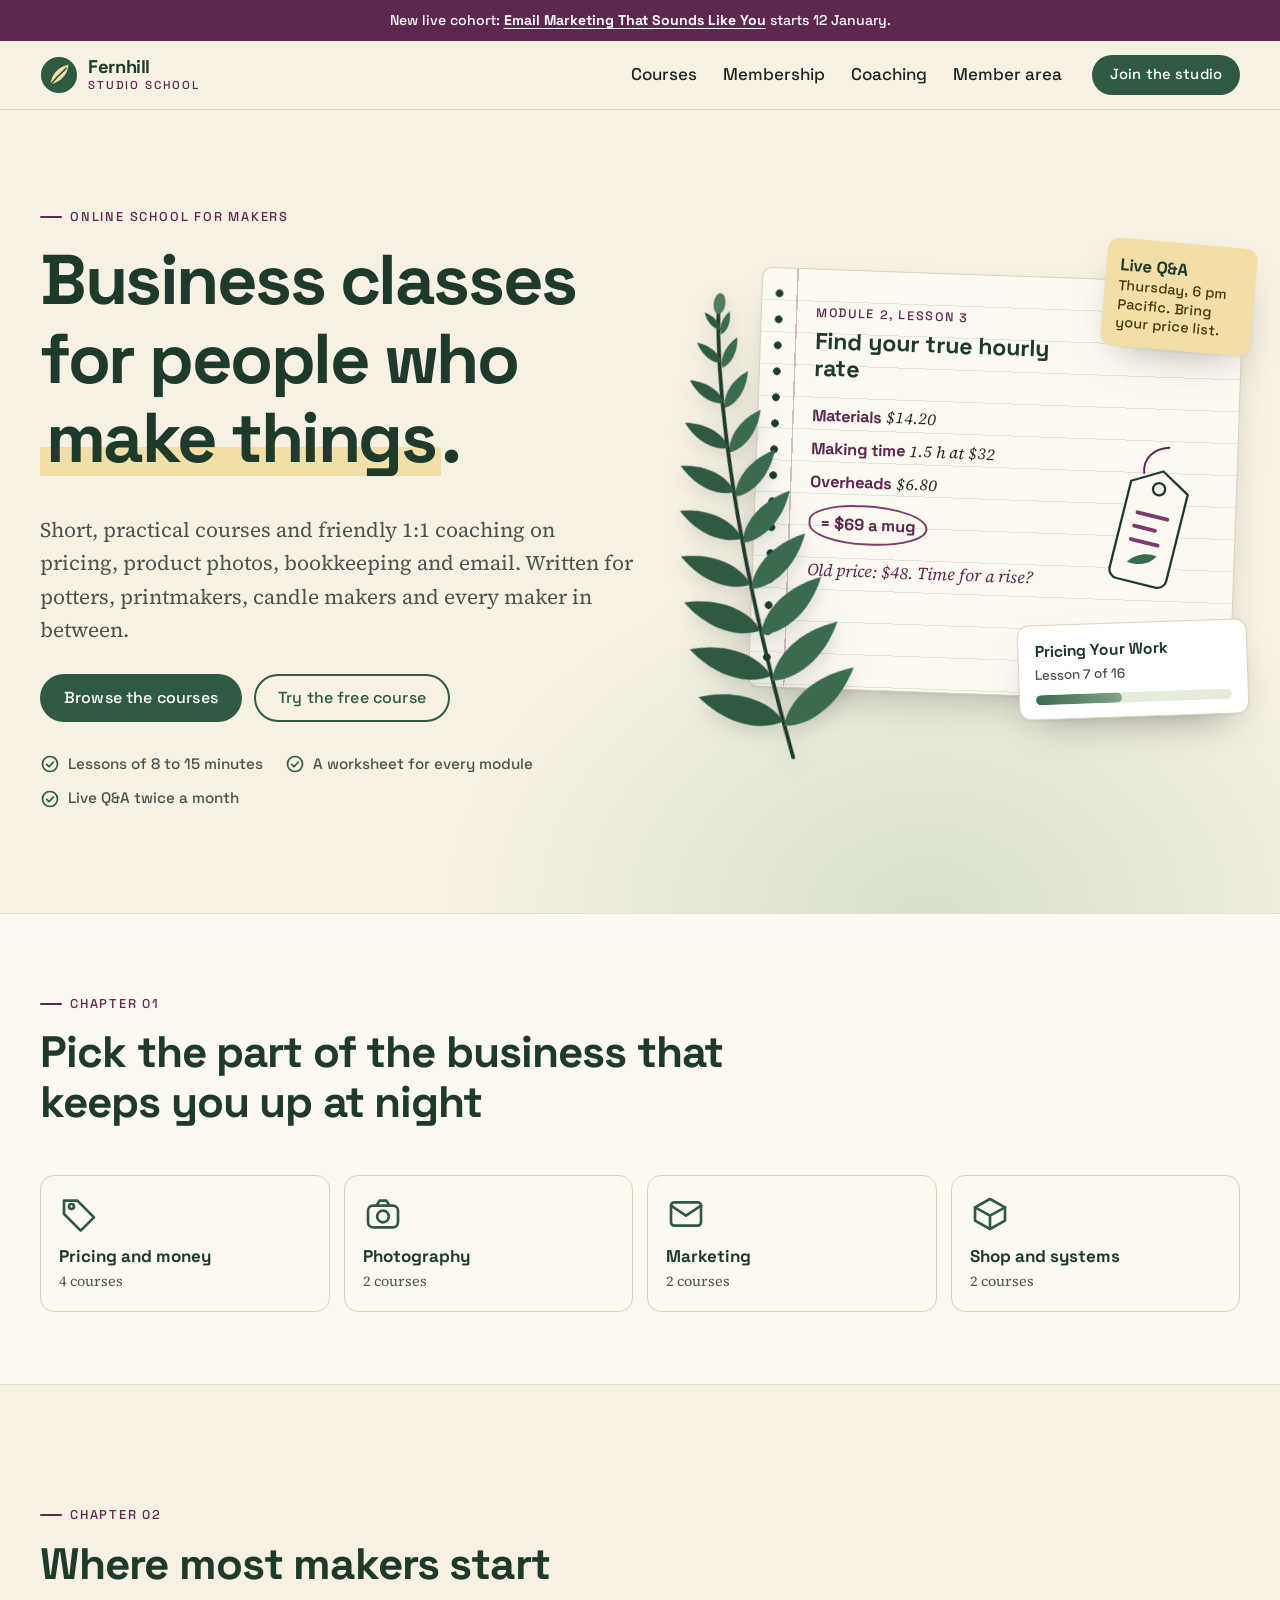
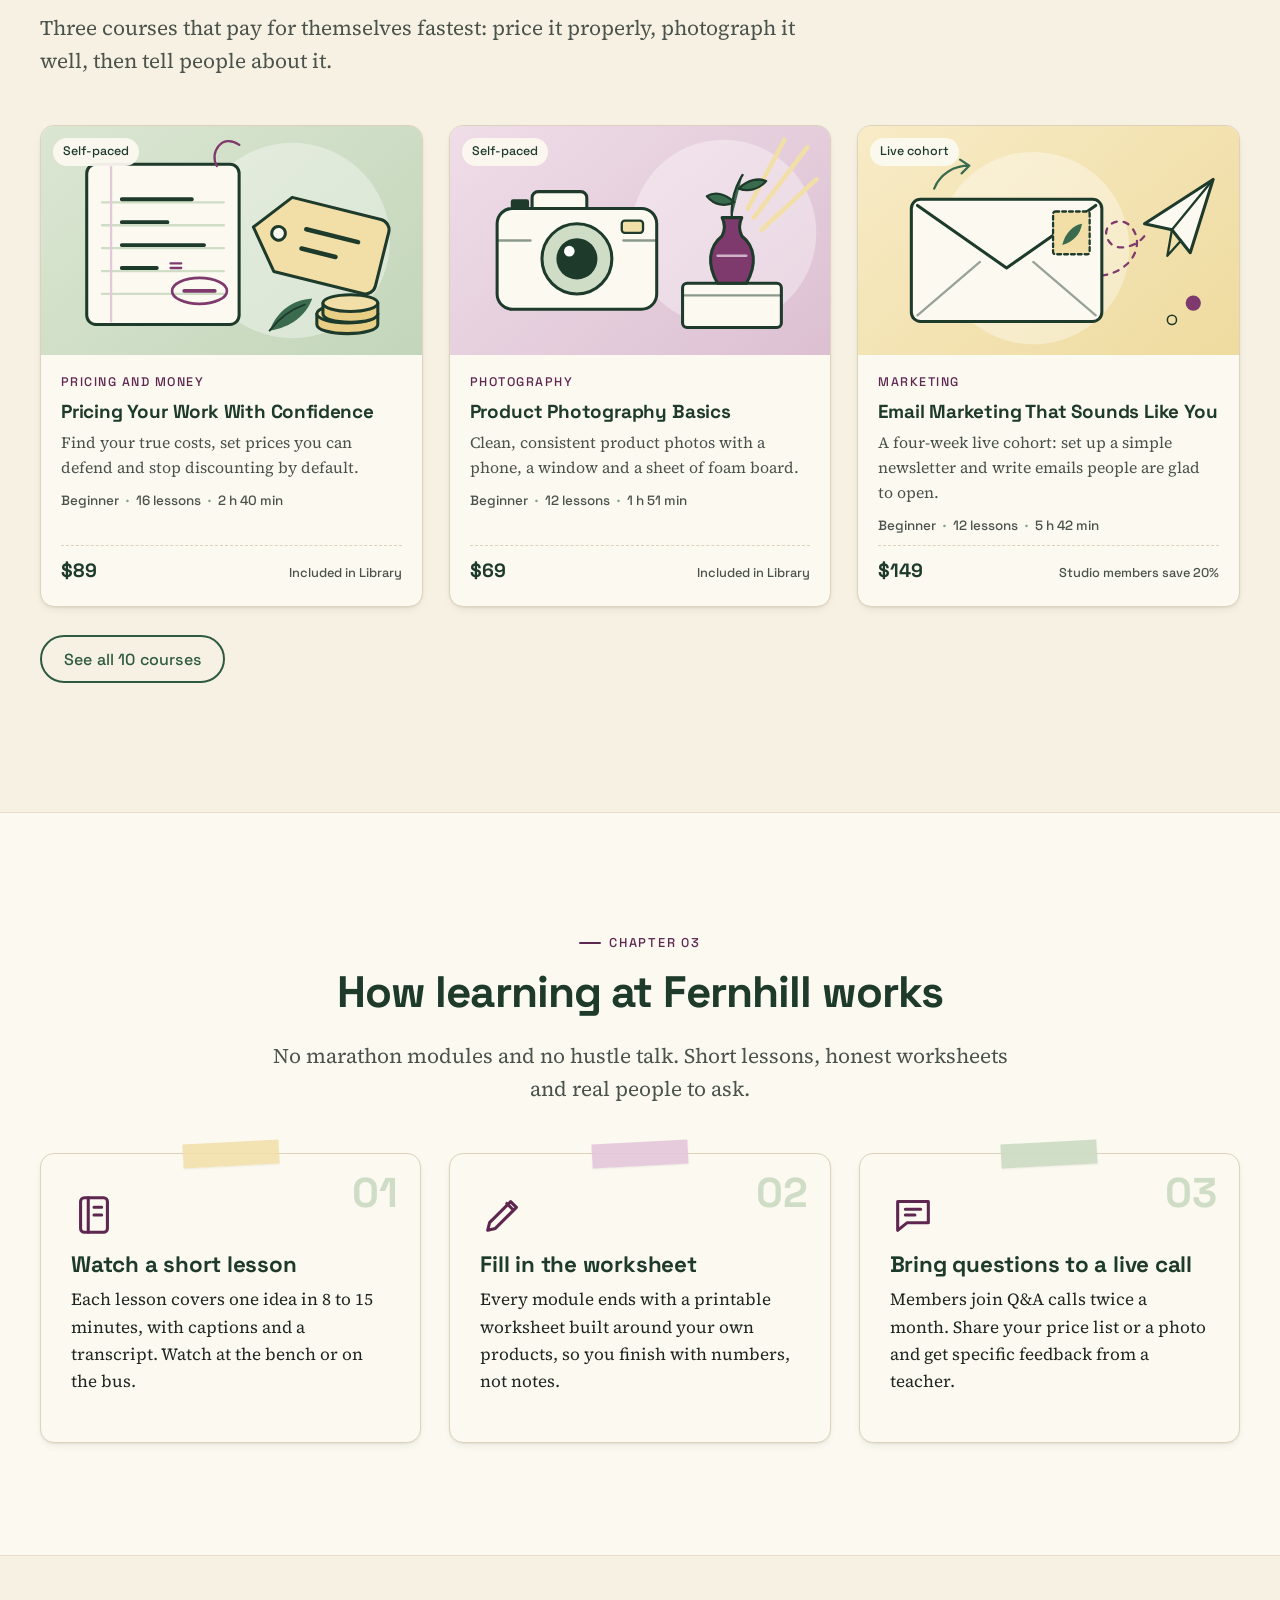
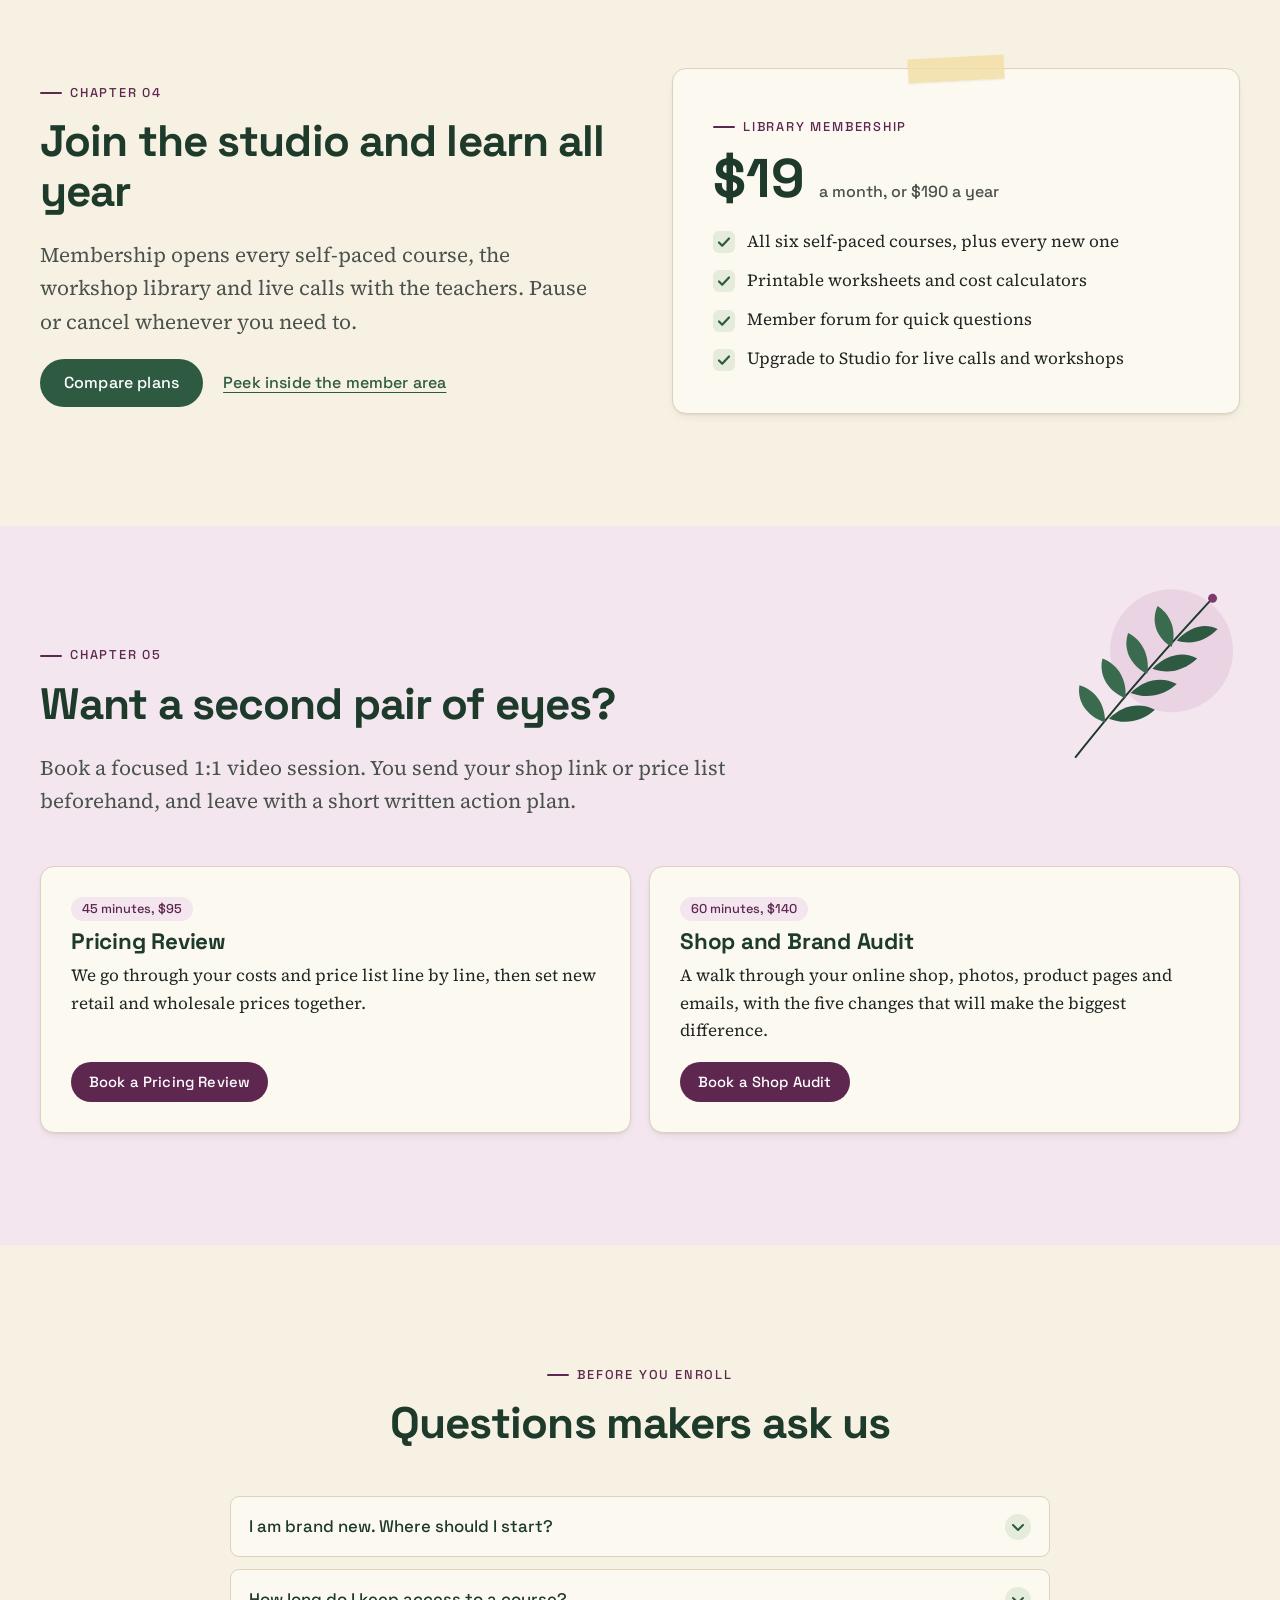
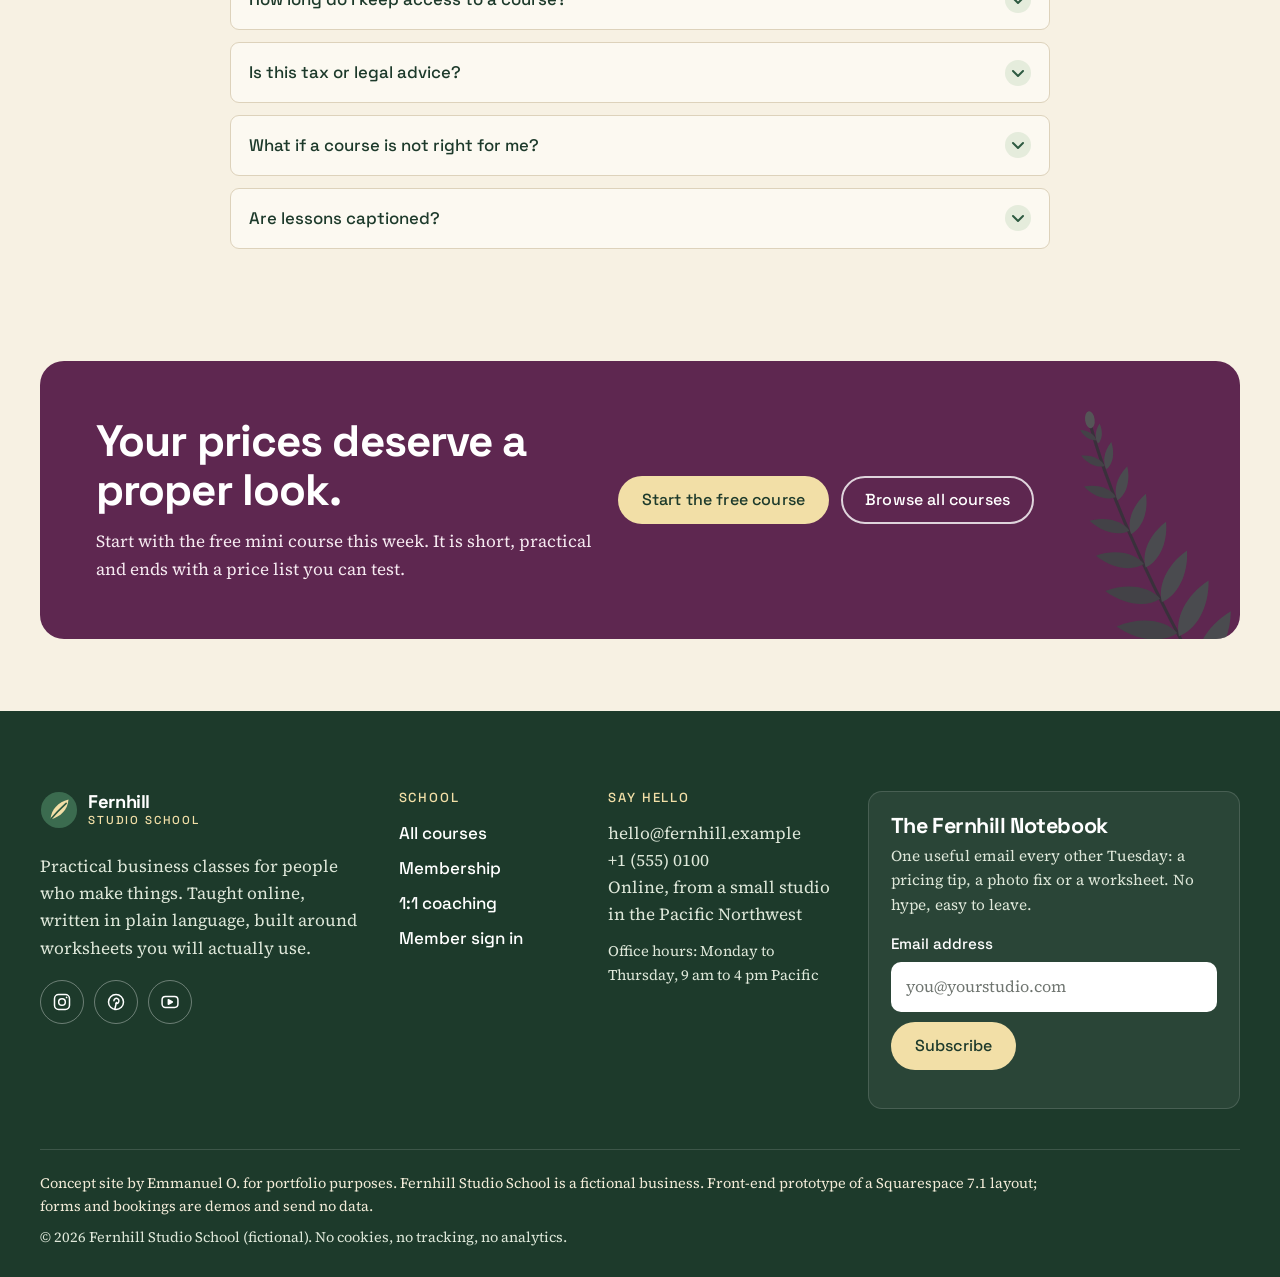
<file: index.html>
<!doctype html>
<html lang="en" class="no-js">
<head>
  <meta charset="utf-8">
  <meta name="viewport" content="width=device-width, initial-scale=1">
  <title>Fernhill Studio School | Business classes for makers</title>
  <meta name="description" content="Short, practical online courses and friendly 1:1 coaching on pricing, product photos, bookkeeping and email for creative small business owners.">
  <meta property="og:type" content="website">
  <meta property="og:site_name" content="Fernhill Studio School (concept)">
  <meta property="og:title" content="Fernhill Studio School | Business classes for makers">
  <meta property="og:description" content="Short, practical online courses and friendly 1:1 coaching on pricing, product photos, bookkeeping and email for creative small business owners.">
  <meta name="theme-color" content="#2e5a41">
  <link rel="icon" href="favicon.svg" type="image/svg+xml">
  <link rel="stylesheet" href="styles.css">
</head>
<body>
  <a class="skip-link" href="#main">Skip to content</a>
  <div class="announcement">
    <p>New live cohort: <a href="course.html?course=email-marketing">Email Marketing That Sounds Like You</a> starts 12 January.</p>
  </div>
  <header class="site-header">
    <div class="wrap header-inner">
      <a class="brand" href="index.html">
        <svg class="brand-mark" viewBox="0 0 40 40" aria-hidden="true" focusable="false"><circle cx="20" cy="20" r="19" fill="currentColor"/><path d="M11 30c1-11 8-18 19-21-1 11-8 18-19 21z" fill="#f2dfa7"/><path d="M11.5 29.5c5-6 10-11 16-16.5" fill="none" stroke="#2e5a41" stroke-width="1.8" stroke-linecap="round"/></svg>
        <span class="brand-name">Fernhill <span>Studio School</span></span>
      </a>
      <button class="nav-toggle" type="button" aria-expanded="false" aria-controls="site-nav">
        <span class="nav-toggle-bars" aria-hidden="true"></span><span>Menu</span>
      </button>
      <nav id="site-nav" class="site-nav" aria-label="Main">
        <ul>
          <li><a href="courses.html">Courses</a></li>
          <li><a href="membership.html">Membership</a></li>
          <li><a href="coaching.html">Coaching</a></li>
          <li><a href="members.html">Member area</a></li>
        </ul>
        <a class="btn btn-primary btn-sm header-cta" href="membership.html">Join the studio</a>
      </nav>
    </div>
  </header>

  <main id="main">
    <!-- Section: hero (Squarespace image + text section with two buttons) -->
    <section class="hero" aria-labelledby="hero-title">
      <div class="wrap hero-grid">
        <div class="hero-copy">
          <p class="eyebrow">Online school for makers</p>
          <h1 id="hero-title">Business classes for people who <span class="mark">make things</span>.</h1>
          <p class="lede">Short, practical courses and friendly 1:1 coaching on pricing, product photos, bookkeeping and email. Written for potters, printmakers, candle makers and every maker in between.</p>
          <div class="btn-row">
            <a class="btn btn-primary" href="courses.html">Browse the courses</a>
            <a class="btn btn-outline" href="course.html?course=start-here-price-list">Try the free course</a>
          </div>
          <ul class="hero-facts">
            <li><svg viewBox="0 0 24 24" fill="none" stroke="currentColor" stroke-width="2" stroke-linecap="round" stroke-linejoin="round" aria-hidden="true" focusable="false"><circle cx="12" cy="12" r="9"/><path d="M8 12.5l2.8 2.8L16 9.8"/></svg>Lessons of 8 to 15 minutes</li>
            <li><svg viewBox="0 0 24 24" fill="none" stroke="currentColor" stroke-width="2" stroke-linecap="round" stroke-linejoin="round" aria-hidden="true" focusable="false"><circle cx="12" cy="12" r="9"/><path d="M8 12.5l2.8 2.8L16 9.8"/></svg>A worksheet for every module</li>
            <li><svg viewBox="0 0 24 24" fill="none" stroke="currentColor" stroke-width="2" stroke-linecap="round" stroke-linejoin="round" aria-hidden="true" focusable="false"><circle cx="12" cy="12" r="9"/><path d="M8 12.5l2.8 2.8L16 9.8"/></svg>Live Q&amp;A twice a month</li>
          </ul>
        </div>
        <!-- Decorative composition: a lesson page from the pricing course -->
        <div class="hero-art" aria-hidden="true">
          <div class="notebook ruled">
            <p class="nb-label">Module 2, lesson 3</p>
            <p class="nb-title">Find your true hourly rate</p>
            <p class="nb-sum"><b>Materials</b> $14.20<br><b>Making time</b> 1.5 h at $32<br><b>Overheads</b> $6.80<br><span class="nb-total">= $69 a mug</span></p>
            <p class="nb-note">Old price: $48. Time for a rise?</p>
          </div>
          <img class="price-tag" src="price-tag.svg" alt="" width="120" height="200">
          <img class="hero-fern" src="hero-fern.svg" alt="" width="220" height="420">
          <div class="float-card sticky-note"><b>Live Q&amp;A</b>Thursday, 6 pm Pacific. Bring your price list.</div>
          <div class="float-card progress-card">
            <p><strong>Pricing Your Work</strong>Lesson 7 of 16</p>
            <div class="bar"><span style="width:44%"></span></div>
          </div>
        </div>
      </div>
    </section>

    <!-- Section: topics (Squarespace list section linking to filtered catalogue) -->
    <section class="section-tight section-paper" aria-labelledby="topics-title">
      <div class="wrap">
        <div class="section-head">
          <p class="eyebrow">Chapter 01</p>
          <h2 id="topics-title">Pick the part of the business that keeps you up at night</h2>
        </div>
        <ul class="topic-grid">
          <li><a class="topic-tile" href="courses.html?topic=money">
            <svg viewBox="0 0 24 24" fill="none" stroke="currentColor" stroke-width="1.6" stroke-linecap="round" stroke-linejoin="round" aria-hidden="true" focusable="false"><path d="M3 12V4h8l10 10-8 8z"/><circle cx="7.5" cy="7.5" r="1.5"/></svg>
            <span class="topic-name">Pricing and money</span><span class="topic-count">4 courses</span></a></li>
          <li><a class="topic-tile" href="courses.html?topic=photo">
            <svg viewBox="0 0 24 24" fill="none" stroke="currentColor" stroke-width="1.6" stroke-linecap="round" stroke-linejoin="round" aria-hidden="true" focusable="false"><rect x="3" y="7" width="18" height="13" rx="3"/><path d="M8 7l2-3h4l2 3"/><circle cx="12" cy="13.5" r="3.5"/></svg>
            <span class="topic-name">Photography</span><span class="topic-count">2 courses</span></a></li>
          <li><a class="topic-tile" href="courses.html?topic=marketing">
            <svg viewBox="0 0 24 24" fill="none" stroke="currentColor" stroke-width="1.6" stroke-linecap="round" stroke-linejoin="round" aria-hidden="true" focusable="false"><rect x="3" y="5" width="18" height="14" rx="2"/><path d="M3 7l9 6 9-6"/></svg>
            <span class="topic-name">Marketing</span><span class="topic-count">2 courses</span></a></li>
          <li><a class="topic-tile" href="courses.html?topic=systems">
            <svg viewBox="0 0 24 24" fill="none" stroke="currentColor" stroke-width="1.6" stroke-linecap="round" stroke-linejoin="round" aria-hidden="true" focusable="false"><path d="M3 8l9-5 9 5v8l-9 5-9-5z"/><path d="M3 8l9 5 9-5M12 13v8"/></svg>
            <span class="topic-name">Shop and systems</span><span class="topic-count">2 courses</span></a></li>
        </ul>
      </div>
    </section>

    <!-- Section: featured courses (Squarespace summary block of course pages) -->
    <section class="section" aria-labelledby="featured-title">
      <div class="wrap">
        <div class="section-head">
          <p class="eyebrow">Chapter 02</p>
          <h2 id="featured-title">Where most makers start</h2>
          <p class="lede">Three courses that pay for themselves fastest: price it properly, photograph it well, then tell people about it.</p>
        </div>
        <div class="course-grid cols-3">
          <article class="course-card">
            <div class="course-cover cover-sage"><img src="cover-money.svg" alt="" width="500" height="300"><span class="cover-format">Self-paced</span></div>
            <div class="course-body">
              <p class="course-topic">Pricing and money</p>
              <h3><a href="course.html?course=pricing-your-work">Pricing Your Work With Confidence</a></h3>
              <p class="course-summary">Find your true costs, set prices you can defend and stop discounting by default.</p>
              <ul class="course-meta" aria-label="Course details"><li>Beginner</li><li>16 lessons</li><li>2 h 40 min</li></ul>
              <p class="course-price">$89<span>Included in Library</span></p>
            </div>
          </article>
          <article class="course-card">
            <div class="course-cover cover-plum"><img src="cover-photo.svg" alt="" width="500" height="300"><span class="cover-format">Self-paced</span></div>
            <div class="course-body">
              <p class="course-topic">Photography</p>
              <h3><a href="course.html?course=product-photography-basics">Product Photography Basics</a></h3>
              <p class="course-summary">Clean, consistent product photos with a phone, a window and a sheet of foam board.</p>
              <ul class="course-meta" aria-label="Course details"><li>Beginner</li><li>12 lessons</li><li>1 h 51 min</li></ul>
              <p class="course-price">$69<span>Included in Library</span></p>
            </div>
          </article>
          <article class="course-card">
            <div class="course-cover cover-butter"><img src="cover-marketing.svg" alt="" width="500" height="300"><span class="cover-format">Live cohort</span></div>
            <div class="course-body">
              <p class="course-topic">Marketing</p>
              <h3><a href="course.html?course=email-marketing">Email Marketing That Sounds Like You</a></h3>
              <p class="course-summary">A four-week live cohort: set up a simple newsletter and write emails people are glad to open.</p>
              <ul class="course-meta" aria-label="Course details"><li>Beginner</li><li>12 lessons</li><li>5 h 42 min</li></ul>
              <p class="course-price">$149<span>Studio members save 20%</span></p>
            </div>
          </article>
        </div>
        <p style="margin-top:28px"><a class="btn btn-outline" href="courses.html">See all 10 courses</a></p>
      </div>
    </section>

    <!-- Section: how it works -->
    <section class="section section-paper" aria-labelledby="how-title">
      <div class="wrap">
        <div class="section-head center">
          <p class="eyebrow">Chapter 03</p>
          <h2 id="how-title">How learning at Fernhill works</h2>
          <p class="lede">No marathon modules and no hustle talk. Short lessons, honest worksheets and real people to ask.</p>
        </div>
        <ol class="steps grid">
          <li><div class="card tape">
            <svg class="step-icon" viewBox="0 0 24 24" fill="none" stroke="currentColor" stroke-width="1.6" stroke-linecap="round" stroke-linejoin="round" aria-hidden="true" focusable="false"><rect x="5" y="3" width="14" height="18" rx="2"/><path d="M9 3v18M12 8h4M12 12h4"/></svg>
            <h3>Watch a short lesson</h3>
            <p>Each lesson covers one idea in 8 to 15 minutes, with captions and a transcript. Watch at the bench or on the bus.</p>
          </div></li>
          <li><div class="card tape tape-plum">
            <svg class="step-icon" viewBox="0 0 24 24" fill="none" stroke="currentColor" stroke-width="1.6" stroke-linecap="round" stroke-linejoin="round" aria-hidden="true" focusable="false"><path d="M4 20l4-1 11-11-3-3L5 16z"/><path d="M14 6l3 3"/></svg>
            <h3>Fill in the worksheet</h3>
            <p>Every module ends with a printable worksheet built around your own products, so you finish with numbers, not notes.</p>
          </div></li>
          <li><div class="card tape tape-sage">
            <svg class="step-icon" viewBox="0 0 24 24" fill="none" stroke="currentColor" stroke-width="1.6" stroke-linecap="round" stroke-linejoin="round" aria-hidden="true" focusable="false"><path d="M4 5h16v11H9l-5 4z"/><path d="M8 9h8M8 12h5"/></svg>
            <h3>Bring questions to a live call</h3>
            <p>Members join Q&amp;A calls twice a month. Share your price list or a photo and get specific feedback from a teacher.</p>
          </div></li>
        </ol>
      </div>
    </section>

    <!-- Section: membership teaser -->
    <section class="section" aria-labelledby="member-title">
      <div class="wrap split">
        <div>
          <p class="eyebrow">Chapter 04</p>
          <h2 id="member-title">Join the studio and learn all year</h2>
          <p class="lede">Membership opens every self-paced course, the workshop library and live calls with the teachers. Pause or cancel whenever you need to.</p>
          <div class="btn-row">
            <a class="btn btn-primary" href="membership.html">Compare plans</a>
            <a class="btn btn-ghost" href="members.html">Peek inside the member area</a>
          </div>
        </div>
        <div class="card teaser-card tape">
          <p class="eyebrow">Library membership</p>
          <p class="teaser-price">$19 <span>a month, or $190 a year</span></p>
          <ul class="checklist" style="margin-top:22px">
            <li>All six self-paced courses, plus every new one</li>
            <li>Printable worksheets and cost calculators</li>
            <li>Member forum for quick questions</li>
            <li>Upgrade to Studio for live calls and workshops</li>
          </ul>
        </div>
      </div>
    </section>

    <!-- Section: coaching teaser (two Acuity appointment types) -->
    <section class="section section-plum" aria-labelledby="coach-title">
      <img class="section-leaf" src="leaf-sprig.svg" alt="" width="300" height="300">
      <div class="wrap">
        <div class="section-head">
          <p class="eyebrow">Chapter 05</p>
          <h2 id="coach-title">Want a second pair of eyes?</h2>
          <p class="lede">Book a focused 1:1 video session. You send your shop link or price list beforehand, and leave with a short written action plan.</p>
        </div>
        <div class="service-teasers">
          <div class="card service-teaser">
            <span class="pill pill-plum">45 minutes, $95</span>
            <h3>Pricing Review</h3>
            <p>We go through your costs and price list line by line, then set new retail and wholesale prices together.</p>
            <a class="btn btn-plum btn-sm" href="coaching.html?service=pricing-review">Book a Pricing Review</a>
          </div>
          <div class="card service-teaser">
            <span class="pill pill-plum">60 minutes, $140</span>
            <h3>Shop and Brand Audit</h3>
            <p>A walk through your online shop, photos, product pages and emails, with the five changes that will make the biggest difference.</p>
            <a class="btn btn-plum btn-sm" href="coaching.html?service=shop-audit">Book a Shop Audit</a>
          </div>
        </div>
      </div>
    </section>

    <!-- Section: FAQ (Squarespace accordion block) -->
    <section class="section" aria-labelledby="faq-title">
      <div class="wrap-narrow">
        <div class="section-head center">
          <p class="eyebrow">Before you enroll</p>
          <h2 id="faq-title">Questions makers ask us</h2>
        </div>
        <div class="faq">
          <details><summary>I am brand new. Where should I start?</summary><div><p>Take the free <a href="course.html?course=start-here-price-list">Start Here: Your First Price List</a> course. It takes about half an hour and tells you whether you need the full pricing course next.</p></div></details>
          <details><summary>How long do I keep access to a course?</summary><div><p>Self-paced courses you buy are yours for as long as the school exists, including updates. Live cohorts include the calls plus 12 months of replays.</p></div></details>
          <details><summary>Is this tax or legal advice?</summary><div><p>No. We teach practical business habits. For tax and legal questions in your country, please talk to a qualified professional.</p></div></details>
          <details><summary>What if a course is not right for me?</summary><div><p>Email us within 14 days of buying and you get a full refund, as long as you have watched less than a third of the lessons.</p></div></details>
          <details><summary>Are lessons captioned?</summary><div><p>Yes. Every video has edited captions and a downloadable transcript, and worksheets come as printable PDFs and fillable spreadsheets.</p></div></details>
        </div>
      </div>
    </section>

    <!-- Section: closing call to action -->
    <section class="section-tight cta-section" aria-labelledby="cta-title">
      <div class="wrap">
        <div class="cta-card">
          <img class="cta-fern" src="hero-fern.svg" alt="" width="220" height="420">
          <div class="cta-copy">
            <h2 id="cta-title">Your prices deserve a proper look.</h2>
            <p>Start with the free mini course this week. It is short, practical and ends with a price list you can test.</p>
          </div>
          <div class="btn-row">
            <a class="btn btn-butter" href="course.html?course=start-here-price-list">Start the free course</a>
            <a class="btn btn-outline-light" href="courses.html">Browse all courses</a>
          </div>
        </div>
      </div>
    </section>
  </main>

  <footer class="site-footer">
    <div class="wrap footer-inner">
      <div class="footer-brand">
        <a class="brand" href="index.html">
          <svg class="brand-mark" viewBox="0 0 40 40" aria-hidden="true" focusable="false"><circle cx="20" cy="20" r="19" fill="currentColor"/><path d="M11 30c1-11 8-18 19-21-1 11-8 18-19 21z" fill="#f2dfa7"/><path d="M11.5 29.5c5-6 10-11 16-16.5" fill="none" stroke="#2e5a41" stroke-width="1.8" stroke-linecap="round"/></svg>
          <span class="brand-name">Fernhill <span>Studio School</span></span>
        </a>
        <p>Practical business classes for people who make things. Taught online, written in plain language, built around worksheets you will actually use.</p>
        <ul class="social">
          <li><a href="#" aria-label="Fernhill on Instagram (placeholder link)"><svg viewBox="0 0 24 24" fill="none" stroke="currentColor" stroke-width="1.8" aria-hidden="true" focusable="false"><rect x="3" y="3" width="18" height="18" rx="5"/><circle cx="12" cy="12" r="4"/><circle cx="17.5" cy="6.5" r="1" fill="currentColor" stroke="none"/></svg></a></li>
          <li><a href="#" aria-label="Fernhill on Pinterest (placeholder link)"><svg viewBox="0 0 24 24" fill="none" stroke="currentColor" stroke-width="1.8" stroke-linecap="round" aria-hidden="true" focusable="false"><circle cx="12" cy="12" r="9"/><path d="M10.5 21l2-8.5M9.5 10.5a3 3 0 1 1 5.6 1.6c-.7 1.3-2.2 2-3.4 1.4"/></svg></a></li>
          <li><a href="#" aria-label="Fernhill on YouTube (placeholder link)"><svg viewBox="0 0 24 24" fill="none" stroke="currentColor" stroke-width="1.8" stroke-linejoin="round" aria-hidden="true" focusable="false"><rect x="2.5" y="5.5" width="19" height="13" rx="4"/><path d="M10 9.2v5.6l4.8-2.8z" fill="currentColor"/></svg></a></li>
        </ul>
      </div>
      <div class="footer-col">
        <h2 class="footer-heading">School</h2>
        <ul>
          <li><a href="courses.html">All courses</a></li>
          <li><a href="membership.html">Membership</a></li>
          <li><a href="coaching.html">1:1 coaching</a></li>
          <li><a href="members.html">Member sign in</a></li>
        </ul>
      </div>
      <div class="footer-col">
        <h2 class="footer-heading">Say hello</h2>
        <p>hello@fernhill.example<br>+1 (555) 0100<br>Online, from a small studio in the Pacific Northwest</p>
        <p class="small" style="margin-top:12px">Office hours: Monday to Thursday, 9 am to 4 pm Pacific</p>
      </div>
      <div class="newsletter">
        <h2>The Fernhill Notebook</h2>
        <p>One useful email every other Tuesday: a pricing tip, a photo fix or a worksheet. No hype, easy to leave.</p>
        <form class="newsletter-form" data-demo-form="#nl-done" novalidate>
          <div class="field">
            <label for="nl-email">Email address</label>
            <div class="inline-form">
              <input type="email" id="nl-email" name="email" autocomplete="email" required aria-describedby="nl-email-error" data-error="Enter an email address like name@example.com." placeholder="you@yourstudio.com">
              <button class="btn" type="submit">Subscribe</button>
            </div>
            <p class="error-msg" id="nl-email-error" aria-live="polite"></p>
          </div>
        </form>
        <div class="success-panel" id="nl-done" tabindex="-1" hidden>
          <h3>You are on the list (demo)</h3>
          <p>This is a concept site, so nothing was sent and no address was stored. On the live site this would be a Squarespace Newsletter block connected to Email Campaigns.</p>
        </div>
      </div>
    </div>
    <div class="wrap footer-bottom">
      <p class="disclosure">Concept site by Emmanuel O. for portfolio purposes. Fernhill Studio School is a fictional business. Front-end prototype of a Squarespace 7.1 layout; forms and bookings are demos and send no data.</p>
      <p>&copy; 2026 Fernhill Studio School (fictional). No cookies, no tracking, no analytics.</p>
    </div>
  </footer>
  <script src="app.js" defer></script>
</body>
</html>
</file>
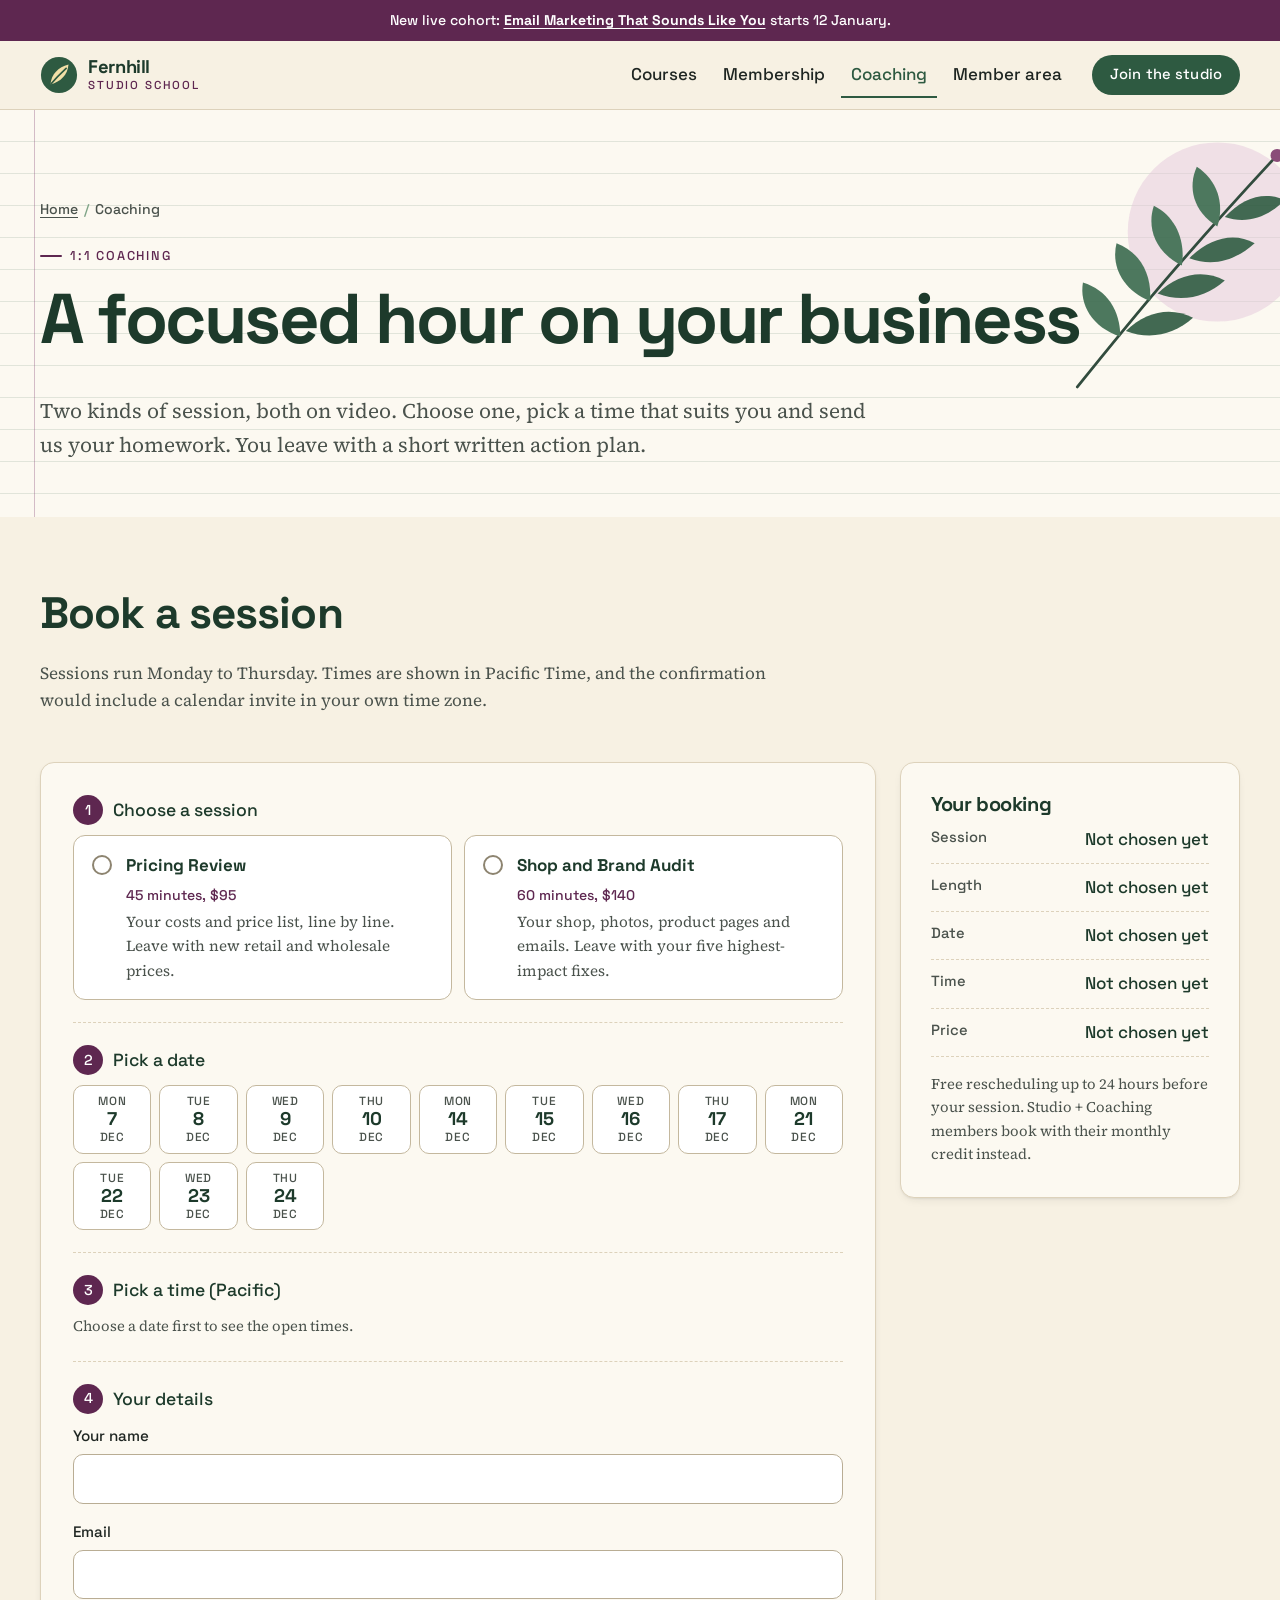
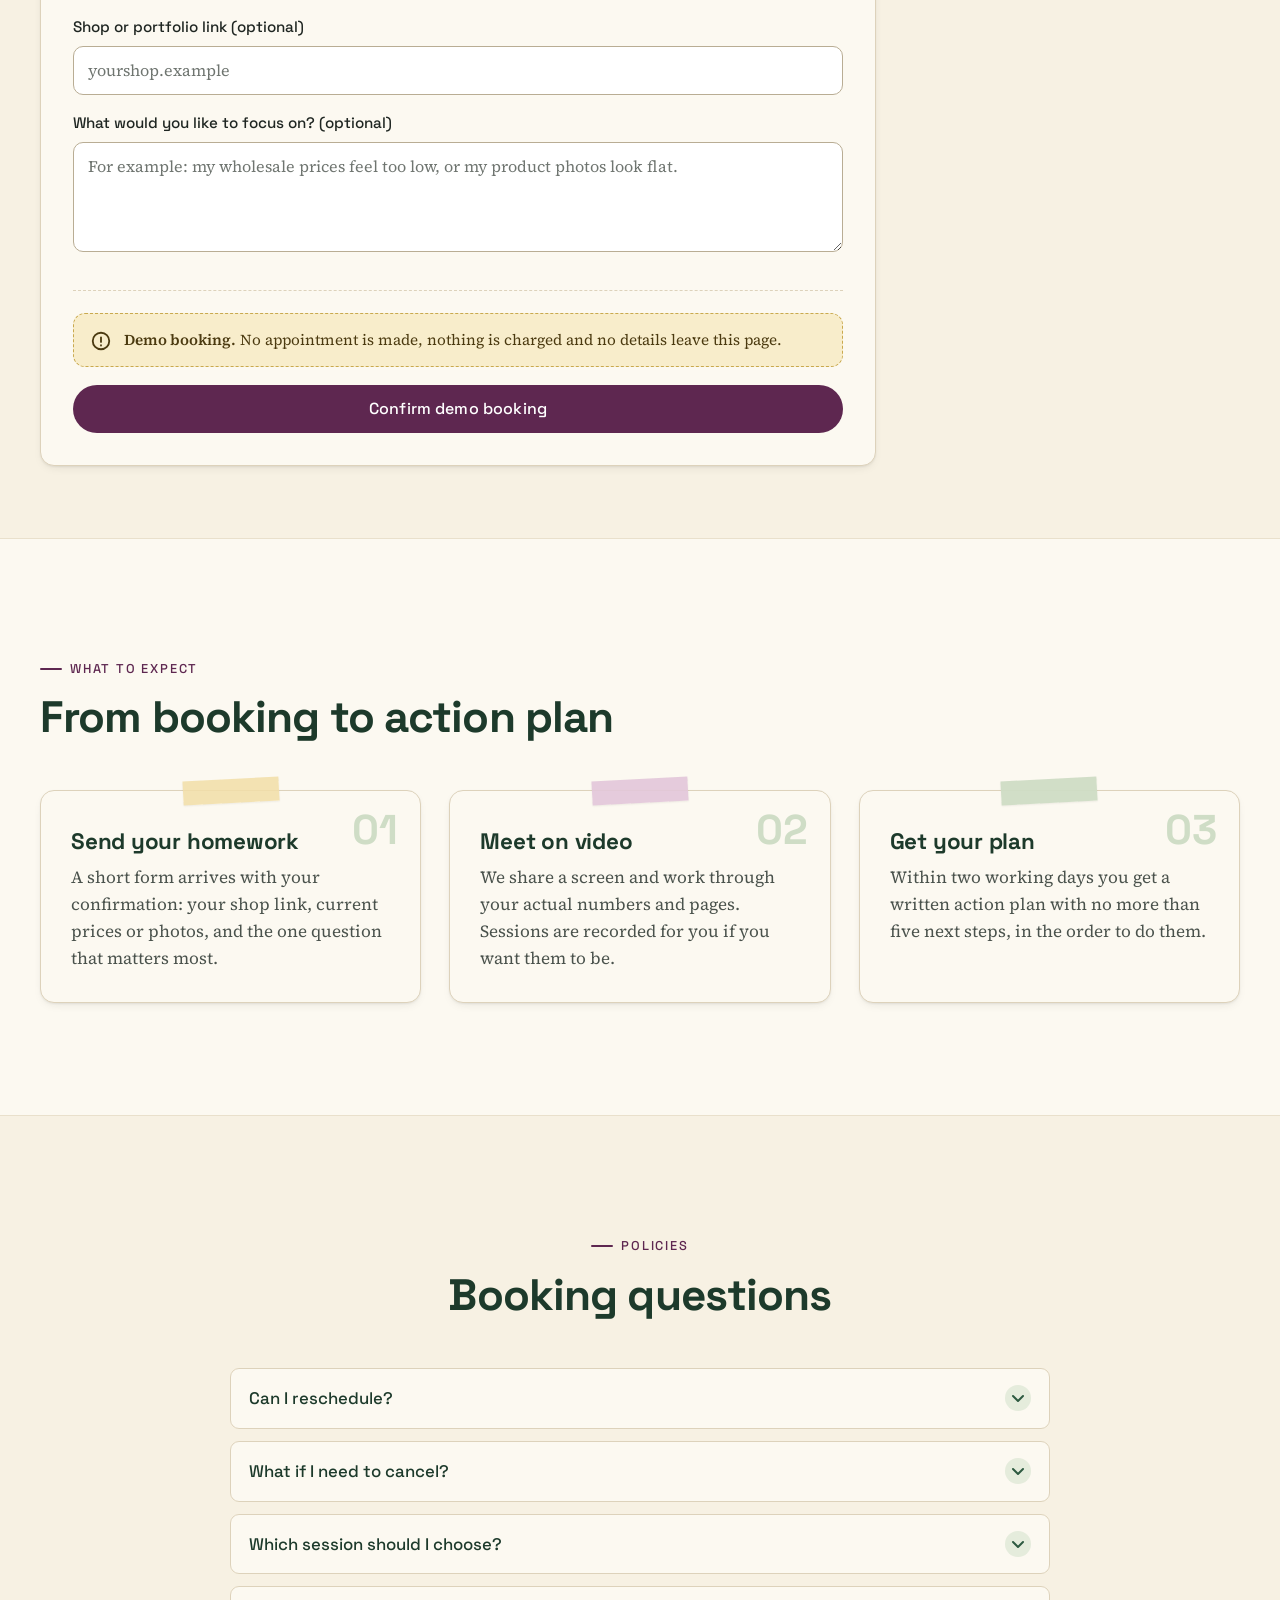
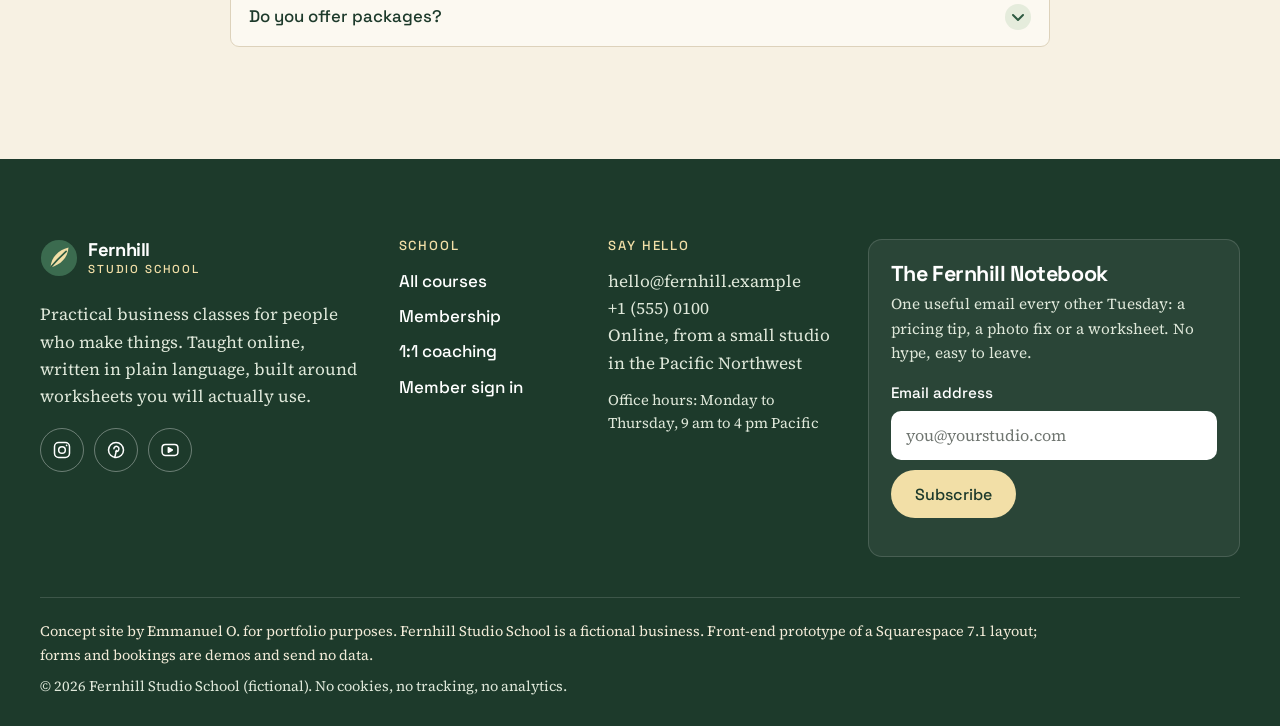
<file: coaching.html>
<!doctype html>
<html lang="en" class="no-js">
<head>
  <meta charset="utf-8">
  <meta name="viewport" content="width=device-width, initial-scale=1">
  <title>1:1 coaching | Fernhill Studio School</title>
  <meta name="description" content="Book a Pricing Review or a Shop and Brand Audit: focused video sessions for makers who want a second pair of eyes.">
  <meta property="og:type" content="website">
  <meta property="og:site_name" content="Fernhill Studio School (concept)">
  <meta property="og:title" content="1:1 coaching | Fernhill Studio School">
  <meta property="og:description" content="Book a Pricing Review or a Shop and Brand Audit: focused video sessions for makers who want a second pair of eyes.">
  <meta name="theme-color" content="#2e5a41">
  <link rel="icon" href="favicon.svg" type="image/svg+xml">
  <link rel="stylesheet" href="styles.css">
</head>
<body>
  <a class="skip-link" href="#main">Skip to content</a>
  <div class="announcement">
    <p>New live cohort: <a href="course.html?course=email-marketing">Email Marketing That Sounds Like You</a> starts 12 January.</p>
  </div>
  <header class="site-header">
    <div class="wrap header-inner">
      <a class="brand" href="index.html">
        <svg class="brand-mark" viewBox="0 0 40 40" aria-hidden="true" focusable="false"><circle cx="20" cy="20" r="19" fill="currentColor"/><path d="M11 30c1-11 8-18 19-21-1 11-8 18-19 21z" fill="#f2dfa7"/><path d="M11.5 29.5c5-6 10-11 16-16.5" fill="none" stroke="#2e5a41" stroke-width="1.8" stroke-linecap="round"/></svg>
        <span class="brand-name">Fernhill <span>Studio School</span></span>
      </a>
      <button class="nav-toggle" type="button" aria-expanded="false" aria-controls="site-nav">
        <span class="nav-toggle-bars" aria-hidden="true"></span><span>Menu</span>
      </button>
      <nav id="site-nav" class="site-nav" aria-label="Main">
        <ul>
          <li><a href="courses.html">Courses</a></li>
          <li><a href="membership.html">Membership</a></li>
          <li><a href="coaching.html" aria-current="page">Coaching</a></li>
          <li><a href="members.html">Member area</a></li>
        </ul>
        <a class="btn btn-primary btn-sm header-cta" href="membership.html">Join the studio</a>
      </nav>
    </div>
  </header>

  <main id="main">
    <!-- Page header -->
    <section class="page-hero ruled" aria-labelledby="page-title">
      <img class="page-hero-leaf" src="leaf-sprig.svg" alt="" width="300" height="300">
      <div class="wrap">
        <nav class="breadcrumb" aria-label="Breadcrumb"><ol><li><a href="index.html">Home</a></li><li><span aria-current="page">Coaching</span></li></ol></nav>
        <p class="eyebrow">1:1 coaching</p>
        <h1 id="page-title">A focused hour on your business</h1>
        <p class="lede">Two kinds of session, both on video. Choose one, pick a time that suits you and send us your homework. You leave with a short written action plan.</p>
      </div>
    </section>

    <!-- Booking widget. On Squarespace this is an Acuity Scheduling block with
         two appointment types; here it is a working front-end demo. -->
    <section class="section-tight" aria-labelledby="book-title">
      <div class="wrap">
        <div class="section-head">
          <h2 id="book-title">Book a session</h2>
          <p class="muted">Sessions run Monday to Thursday. Times are shown in Pacific Time, and the confirmation would include a calendar invite in your own time zone.</p>
        </div>
        <div class="booking-layout">
          <form id="booking" class="card booking" novalidate>
            <fieldset class="step" aria-describedby="service-error">
              <legend><span class="step-num" aria-hidden="true">1</span>Choose a session</legend>
              <div class="service-options">
                <label class="service-option">
                  <input type="radio" name="service" value="pricing-review" required data-name="Pricing Review" data-price="95" data-length="45" data-error="Choose one of the two sessions.">
                  <span class="service-card"><span class="service-title">Pricing Review</span><span class="service-meta">45 minutes, $95</span><span class="service-desc">Your costs and price list, line by line. Leave with new retail and wholesale prices.</span></span>
                </label>
                <label class="service-option">
                  <input type="radio" name="service" value="shop-audit" required data-name="Shop and Brand Audit" data-price="140" data-length="60" data-error="Choose one of the two sessions.">
                  <span class="service-card"><span class="service-title">Shop and Brand Audit</span><span class="service-meta">60 minutes, $140</span><span class="service-desc">Your shop, photos, product pages and emails. Leave with your five highest-impact fixes.</span></span>
                </label>
              </div>
              <p class="error-msg" id="service-error" aria-live="polite"></p>
            </fieldset>

            <fieldset class="step" aria-describedby="date-error">
              <legend><span class="step-num" aria-hidden="true">2</span>Pick a date</legend>
              <div class="date-options" id="date-options"></div>
              <p class="error-msg" id="date-error" aria-live="polite"></p>
            </fieldset>

            <fieldset class="step" aria-describedby="slot-hint slot-error">
              <legend><span class="step-num" aria-hidden="true">3</span>Pick a time (Pacific)</legend>
              <p class="hint muted small" id="slot-hint" style="margin:0">Choose a date first to see the open times.</p>
              <div class="slot-options" id="slot-options"></div>
              <p class="error-msg" id="slot-error" aria-live="polite"></p>
            </fieldset>

            <fieldset class="step">
              <legend><span class="step-num" aria-hidden="true">4</span>Your details</legend>
              <div class="field">
                <label for="bk-name">Your name</label>
                <input type="text" id="bk-name" name="bk-name" autocomplete="name" required aria-describedby="bk-name-error" data-error="Please enter your name.">
                <p class="error-msg" id="bk-name-error"></p>
              </div>
              <div class="field">
                <label for="bk-email">Email</label>
                <input type="email" id="bk-email" name="bk-email" autocomplete="email" required aria-describedby="bk-email-error" data-error="Enter an email address like name@example.com.">
                <p class="error-msg" id="bk-email-error"></p>
              </div>
              <div class="field">
                <label for="bk-shop">Shop or portfolio link (optional)</label>
                <input type="text" id="bk-shop" name="bk-shop" placeholder="yourshop.example" autocomplete="url">
              </div>
              <div class="field">
                <label for="bk-notes">What would you like to focus on? (optional)</label>
                <textarea id="bk-notes" name="bk-notes" placeholder="For example: my wholesale prices feel too low, or my product photos look flat."></textarea>
              </div>
            </fieldset>
            <div class="demo-note" style="margin-bottom:18px">
              <svg viewBox="0 0 24 24" fill="none" stroke="currentColor" stroke-width="2" stroke-linecap="round" aria-hidden="true" focusable="false"><circle cx="12" cy="12" r="9"/><path d="M12 8v5M12 16.5v.5"/></svg>
              <p><strong>Demo booking.</strong> No appointment is made, nothing is charged and no details leave this page.</p>
            </div>
            <button class="btn btn-plum btn-block" type="submit">Confirm demo booking</button>
          </form>

          <aside class="card booking-summary" id="booking-summary" aria-labelledby="summary-title">
            <h2 id="summary-title">Your booking</h2>
            <dl class="summary-list">
              <div><dt>Session</dt><dd id="sum-service">Not chosen yet</dd></div>
              <div><dt>Length</dt><dd id="sum-length">Not chosen yet</dd></div>
              <div><dt>Date</dt><dd id="sum-date">Not chosen yet</dd></div>
              <div><dt>Time</dt><dd id="sum-time">Not chosen yet</dd></div>
              <div><dt>Price</dt><dd id="sum-price">Not chosen yet</dd></div>
            </dl>
            <p class="small muted" style="margin:0">Free rescheduling up to 24 hours before your session. Studio + Coaching members book with their monthly credit instead.</p>
          </aside>
        </div>

        <div class="success-panel booking-done" id="booking-done" tabindex="-1" hidden>
          <h3>You are booked in, <span id="done-name">friend</span>. (Demo)</h3>
          <p id="done-details">Pricing Review.</p>
          <p>On a live site you would now get a confirmation email, a calendar invite and a short homework form. In this concept nothing was booked, charged or sent.</p>
          <div class="btn-row">
            <button class="btn btn-primary btn-sm" type="button" id="book-again">Book another session</button>
            <a class="btn btn-ghost btn-sm" href="members.html">Open the member area demo</a>
          </div>
        </div>
      </div>
    </section>

    <!-- What to expect -->
    <section class="section section-paper" aria-labelledby="expect-title">
      <div class="wrap">
        <div class="section-head">
          <p class="eyebrow">What to expect</p>
          <h2 id="expect-title">From booking to action plan</h2>
        </div>
        <ol class="steps grid">
          <li><div class="card tape"><h3>Send your homework</h3><p class="muted" style="margin:0">A short form arrives with your confirmation: your shop link, current prices or photos, and the one question that matters most.</p></div></li>
          <li><div class="card tape tape-plum"><h3>Meet on video</h3><p class="muted" style="margin:0">We share a screen and work through your actual numbers and pages. Sessions are recorded for you if you want them to be.</p></div></li>
          <li><div class="card tape tape-sage"><h3>Get your plan</h3><p class="muted" style="margin:0">Within two working days you get a written action plan with no more than five next steps, in the order to do them.</p></div></li>
        </ol>
      </div>
    </section>

    <!-- Policies FAQ -->
    <section class="section" aria-labelledby="cpol-title">
      <div class="wrap-narrow">
        <div class="section-head center">
          <p class="eyebrow">Policies</p>
          <h2 id="cpol-title">Booking questions</h2>
        </div>
        <div class="faq">
          <details><summary>Can I reschedule?</summary><div><p>Yes, free of charge up to 24 hours before your session, using the link in your confirmation email. Inside 24 hours we will still try to help.</p></div></details>
          <details><summary>What if I need to cancel?</summary><div><p>Cancel more than 48 hours ahead for a full refund. After that, we can move your session once instead.</p></div></details>
          <details><summary>Which session should I choose?</summary><div><p>If you are unsure about your numbers, choose the Pricing Review. If your prices are fine but sales are slow, choose the Shop and Brand Audit.</p></div></details>
          <details><summary>Do you offer packages?</summary><div><p>The Studio + Coaching membership includes one 45 minute session every month. See <a href="membership.html">membership plans</a>.</p></div></details>
        </div>
      </div>
    </section>
  </main>

  <footer class="site-footer">
    <div class="wrap footer-inner">
      <div class="footer-brand">
        <a class="brand" href="index.html">
          <svg class="brand-mark" viewBox="0 0 40 40" aria-hidden="true" focusable="false"><circle cx="20" cy="20" r="19" fill="currentColor"/><path d="M11 30c1-11 8-18 19-21-1 11-8 18-19 21z" fill="#f2dfa7"/><path d="M11.5 29.5c5-6 10-11 16-16.5" fill="none" stroke="#2e5a41" stroke-width="1.8" stroke-linecap="round"/></svg>
          <span class="brand-name">Fernhill <span>Studio School</span></span>
        </a>
        <p>Practical business classes for people who make things. Taught online, written in plain language, built around worksheets you will actually use.</p>
        <ul class="social">
          <li><a href="#" aria-label="Fernhill on Instagram (placeholder link)"><svg viewBox="0 0 24 24" fill="none" stroke="currentColor" stroke-width="1.8" aria-hidden="true" focusable="false"><rect x="3" y="3" width="18" height="18" rx="5"/><circle cx="12" cy="12" r="4"/><circle cx="17.5" cy="6.5" r="1" fill="currentColor" stroke="none"/></svg></a></li>
          <li><a href="#" aria-label="Fernhill on Pinterest (placeholder link)"><svg viewBox="0 0 24 24" fill="none" stroke="currentColor" stroke-width="1.8" stroke-linecap="round" aria-hidden="true" focusable="false"><circle cx="12" cy="12" r="9"/><path d="M10.5 21l2-8.5M9.5 10.5a3 3 0 1 1 5.6 1.6c-.7 1.3-2.2 2-3.4 1.4"/></svg></a></li>
          <li><a href="#" aria-label="Fernhill on YouTube (placeholder link)"><svg viewBox="0 0 24 24" fill="none" stroke="currentColor" stroke-width="1.8" stroke-linejoin="round" aria-hidden="true" focusable="false"><rect x="2.5" y="5.5" width="19" height="13" rx="4"/><path d="M10 9.2v5.6l4.8-2.8z" fill="currentColor"/></svg></a></li>
        </ul>
      </div>
      <div class="footer-col">
        <h2 class="footer-heading">School</h2>
        <ul>
          <li><a href="courses.html">All courses</a></li>
          <li><a href="membership.html">Membership</a></li>
          <li><a href="coaching.html">1:1 coaching</a></li>
          <li><a href="members.html">Member sign in</a></li>
        </ul>
      </div>
      <div class="footer-col">
        <h2 class="footer-heading">Say hello</h2>
        <p>hello@fernhill.example<br>+1 (555) 0100<br>Online, from a small studio in the Pacific Northwest</p>
        <p class="small" style="margin-top:12px">Office hours: Monday to Thursday, 9 am to 4 pm Pacific</p>
      </div>
      <div class="newsletter">
        <h2>The Fernhill Notebook</h2>
        <p>One useful email every other Tuesday: a pricing tip, a photo fix or a worksheet. No hype, easy to leave.</p>
        <form class="newsletter-form" data-demo-form="#nl-done" novalidate>
          <div class="field">
            <label for="nl-email">Email address</label>
            <div class="inline-form">
              <input type="email" id="nl-email" name="email" autocomplete="email" required aria-describedby="nl-email-error" data-error="Enter an email address like name@example.com." placeholder="you@yourstudio.com">
              <button class="btn" type="submit">Subscribe</button>
            </div>
            <p class="error-msg" id="nl-email-error" aria-live="polite"></p>
          </div>
        </form>
        <div class="success-panel" id="nl-done" tabindex="-1" hidden>
          <h3>You are on the list (demo)</h3>
          <p>This is a concept site, so nothing was sent and no address was stored. On the live site this would be a Squarespace Newsletter block connected to Email Campaigns.</p>
        </div>
      </div>
    </div>
    <div class="wrap footer-bottom">
      <p class="disclosure">Concept site by Emmanuel O. for portfolio purposes. Fernhill Studio School is a fictional business. Front-end prototype of a Squarespace 7.1 layout; forms and bookings are demos and send no data.</p>
      <p>&copy; 2026 Fernhill Studio School (fictional). No cookies, no tracking, no analytics.</p>
    </div>
  </footer>
  <script src="app.js" defer></script>
</body>
</html>
</file>
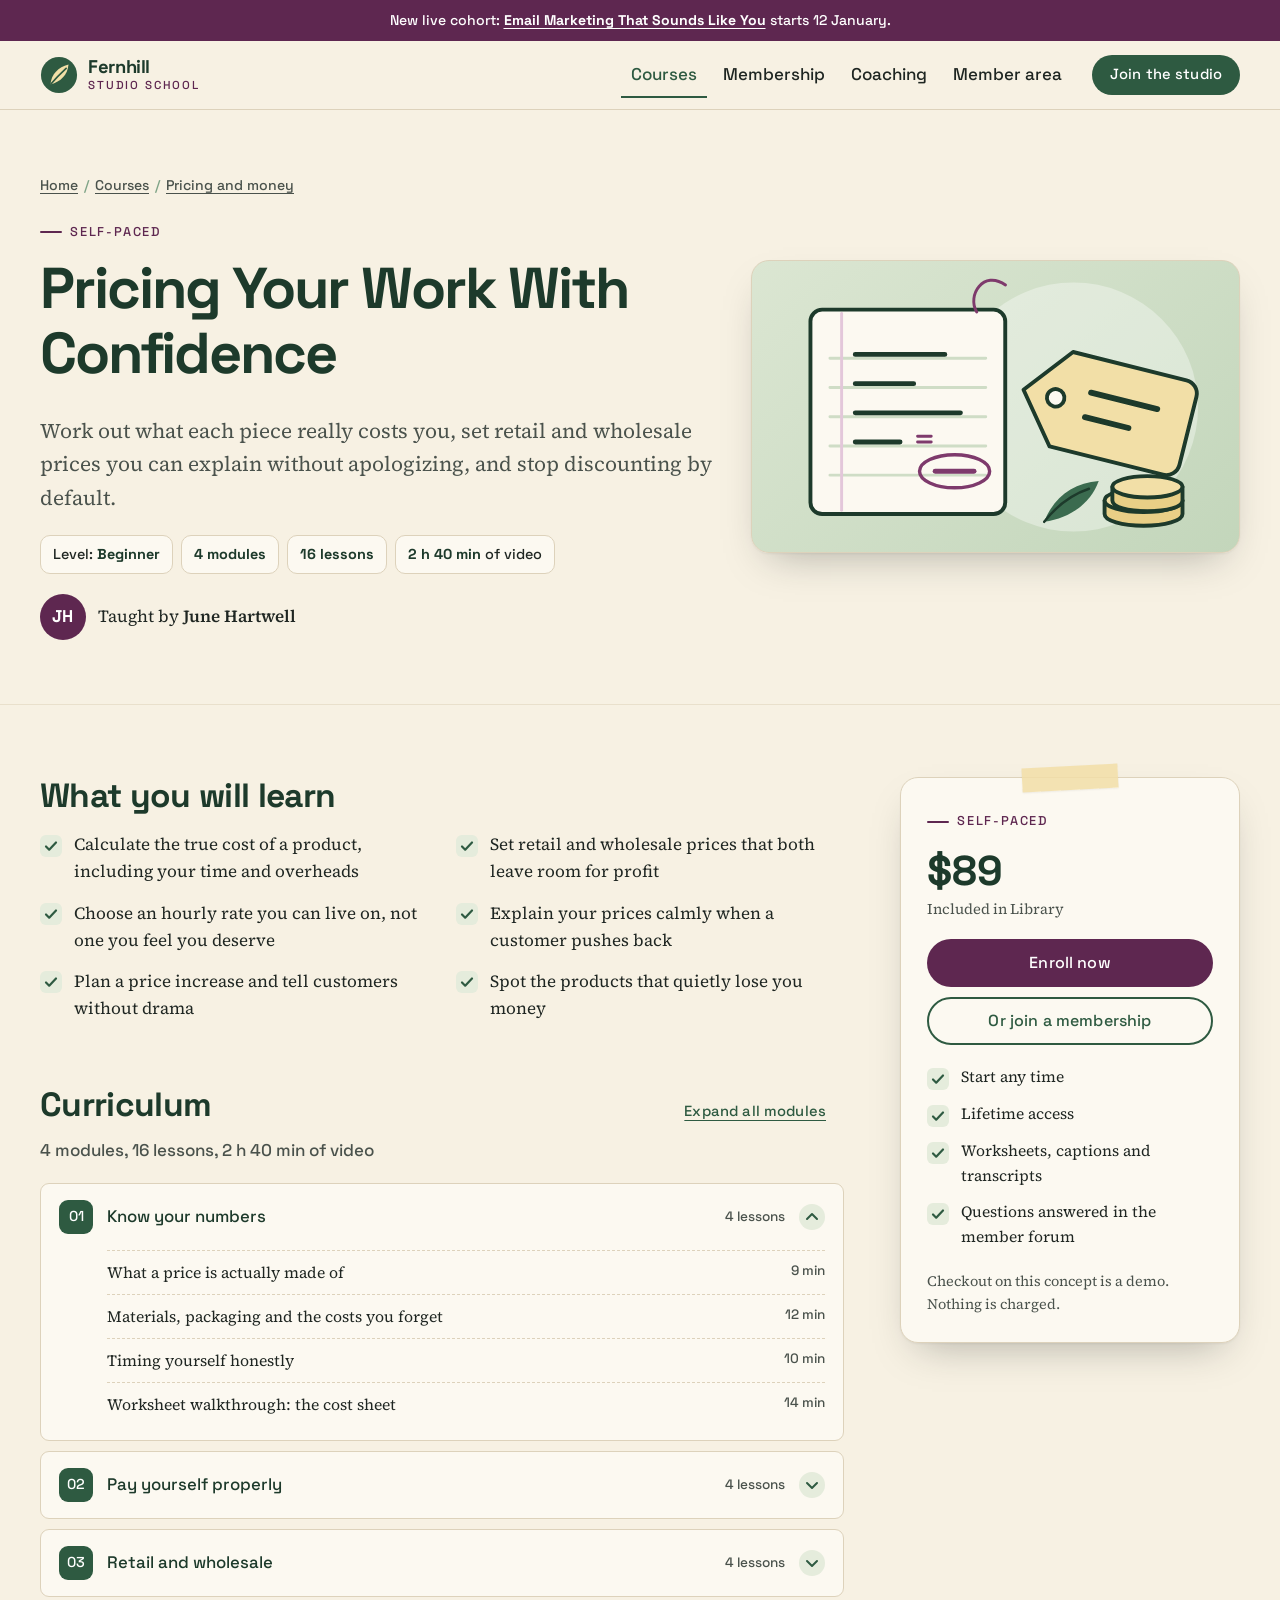
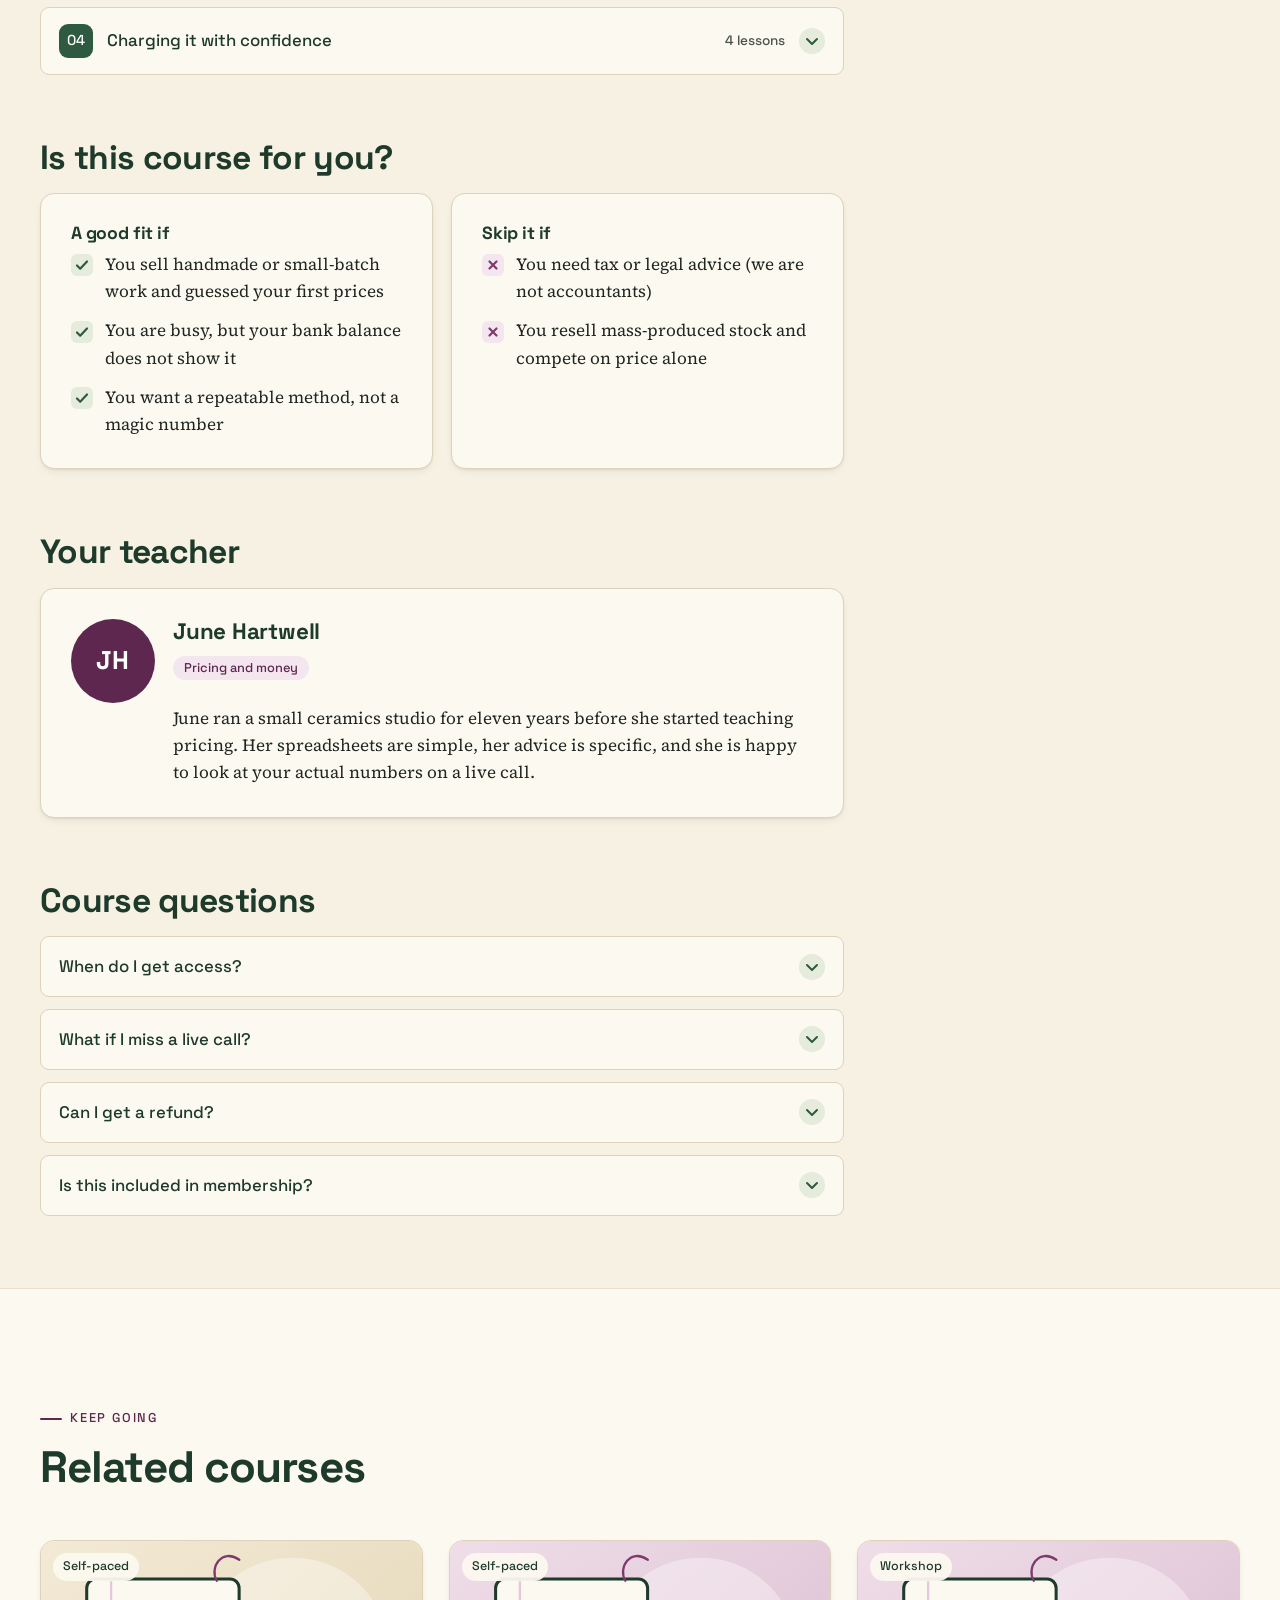
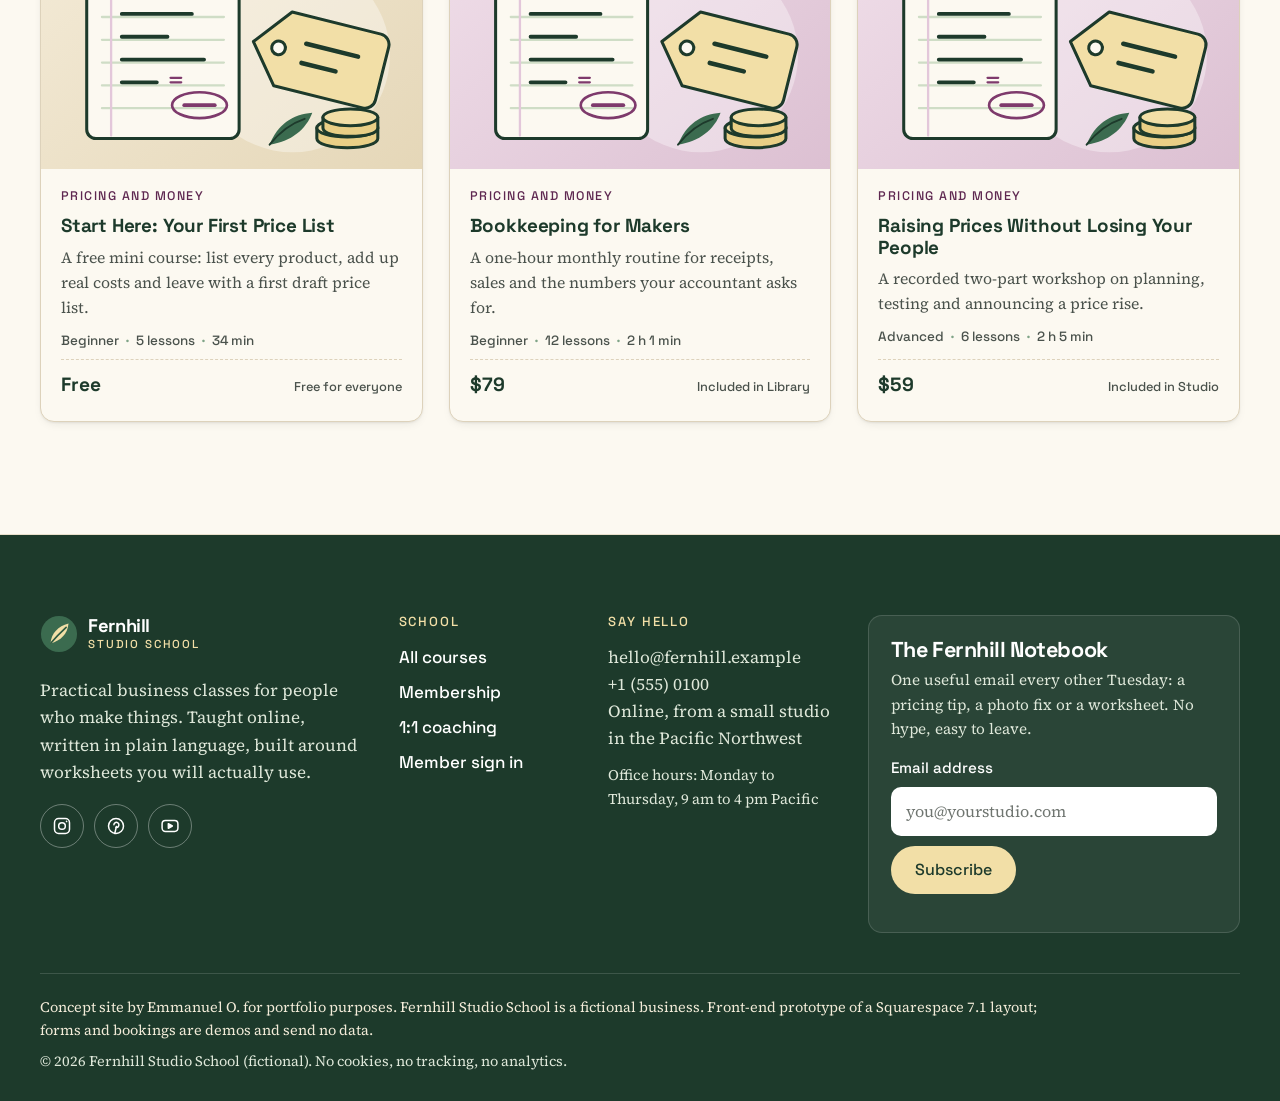
<file: course.html>
<!doctype html>
<html lang="en" class="no-js">
<head>
  <meta charset="utf-8">
  <meta name="viewport" content="width=device-width, initial-scale=1">
  <title>Pricing Your Work With Confidence | Fernhill Studio School</title>
  <meta name="description" content="Work out your true costs, set prices you can explain without apologizing, and stop discounting by default.">
  <meta property="og:type" content="website">
  <meta property="og:site_name" content="Fernhill Studio School (concept)">
  <meta property="og:title" content="Pricing Your Work With Confidence | Fernhill Studio School">
  <meta property="og:description" content="Work out your true costs, set prices you can explain without apologizing, and stop discounting by default.">
  <meta name="theme-color" content="#2e5a41">
  <link rel="icon" href="favicon.svg" type="image/svg+xml">
  <link rel="stylesheet" href="styles.css">
</head>
<body>
  <a class="skip-link" href="#main">Skip to content</a>
  <div class="announcement">
    <p>New live cohort: <a href="course.html?course=email-marketing">Email Marketing That Sounds Like You</a> starts 12 January.</p>
  </div>
  <header class="site-header">
    <div class="wrap header-inner">
      <a class="brand" href="index.html">
        <svg class="brand-mark" viewBox="0 0 40 40" aria-hidden="true" focusable="false"><circle cx="20" cy="20" r="19" fill="currentColor"/><path d="M11 30c1-11 8-18 19-21-1 11-8 18-19 21z" fill="#f2dfa7"/><path d="M11.5 29.5c5-6 10-11 16-16.5" fill="none" stroke="#2e5a41" stroke-width="1.8" stroke-linecap="round"/></svg>
        <span class="brand-name">Fernhill <span>Studio School</span></span>
      </a>
      <button class="nav-toggle" type="button" aria-expanded="false" aria-controls="site-nav">
        <span class="nav-toggle-bars" aria-hidden="true"></span><span>Menu</span>
      </button>
      <nav id="site-nav" class="site-nav" aria-label="Main">
        <ul>
          <li><a href="courses.html" aria-current="page">Courses</a></li>
          <li><a href="membership.html">Membership</a></li>
          <li><a href="coaching.html">Coaching</a></li>
          <li><a href="members.html">Member area</a></li>
        </ul>
        <a class="btn btn-primary btn-sm header-cta" href="membership.html">Join the studio</a>
      </nav>
    </div>
  </header>

  <main id="main">
    <!-- Course page. The static content below is the default course
         (Pricing Your Work With Confidence). app.js swaps in another course from
         the JSON block at the end of this page when the URL has ?course=<slug>.
         On Squarespace this maps to one Course page (or Commerce digital product)
         per course, each with its own lessons. -->
    <section class="course-hero" aria-labelledby="course-title">
      <div class="wrap course-hero-grid">
        <div>
          <nav class="breadcrumb" aria-label="Breadcrumb"><ol><li><a href="index.html">Home</a></li><li><a href="courses.html">Courses</a></li><li><a id="topic-crumb" href="courses.html?topic=money" data-field="topicLabel">Pricing and money</a></li></ol></nav>
          <p class="notice" id="course-notice" hidden>We could not find that course, so we are showing Pricing Your Work With Confidence instead. <a href="courses.html">See every course</a>.</p>
          <p class="eyebrow" data-field="format">Self-paced</p>
          <h1 id="course-title" data-field="title">Pricing Your Work With Confidence</h1>
          <p class="lede" data-field="tagline">Work out what each piece really costs you, set retail and wholesale prices you can explain without apologizing, and stop discounting by default.</p>
          <ul class="course-facts" aria-label="Course facts">
            <li>Level: <b data-field="level">Beginner</b></li>
            <li><b data-field="moduleCount">4 modules</b></li>
            <li><b data-field="lessonCount">16 lessons</b></li>
            <li><b data-field="duration">2 h 40 min</b> of video</li>
          </ul>
          <p class="teacher-line"><span class="avatar" data-field="initials" aria-hidden="true">JH</span><span>Taught by <strong data-field="teacherName">June Hartwell</strong></span></p>
        </div>
        <div class="course-hero-cover cover-sage" id="course-cover"><img src="cover-money.svg" alt="" width="500" height="300"></div>
      </div>
    </section>

    <div class="wrap course-layout">
      <div class="course-main">
        <section aria-labelledby="learn-title">
          <h2 id="learn-title">What you will learn</h2>
          <ul class="checklist learn-grid" id="learn-list"><li>Calculate the true cost of a product, including your time and overheads</li><li>Set retail and wholesale prices that both leave room for profit</li><li>Choose an hourly rate you can live on, not one you feel you deserve</li><li>Explain your prices calmly when a customer pushes back</li><li>Plan a price increase and tell customers without drama</li><li>Spot the products that quietly lose you money</li></ul>
        </section>

        <!-- Curriculum accordion: native details/summary, plus an expand all button -->
        <section aria-labelledby="curr-title">
          <div class="curr-head">
            <h2 id="curr-title">Curriculum</h2>
            <button class="btn btn-ghost btn-sm" type="button" id="expand-all" aria-controls="curriculum" aria-expanded="false">Expand all modules</button>
          </div>
          <p class="curr-summary" data-field="currSummary">4 modules, 16 lessons, 2 h 40 min of video</p>
          <div class="accordion" id="curriculum">
<details class="module" open><summary><span class="module-num">01</span><span class="module-title">Know your numbers</span><span class="module-meta">4 lessons</span></summary><ol class="lesson-list"><li><span>What a price is actually made of</span><span class="lesson-time">9 min</span></li><li><span>Materials, packaging and the costs you forget</span><span class="lesson-time">12 min</span></li><li><span>Timing yourself honestly</span><span class="lesson-time">10 min</span></li><li><span>Worksheet walkthrough: the cost sheet</span><span class="lesson-time">14 min</span></li></ol></details>
<details class="module"><summary><span class="module-num">02</span><span class="module-title">Pay yourself properly</span><span class="module-meta">4 lessons</span></summary><ol class="lesson-list"><li><span>Choosing an hourly rate</span><span class="lesson-time">11 min</span></li><li><span>Overheads in plain language</span><span class="lesson-time">9 min</span></li><li><span>Find your true hourly rate</span><span class="lesson-time">13 min</span></li><li><span>When batching changes the math</span><span class="lesson-time">8 min</span></li></ol></details>
<details class="module"><summary><span class="module-num">03</span><span class="module-title">Retail and wholesale</span><span class="module-meta">4 lessons</span></summary><ol class="lesson-list"><li><span>Markups versus margins</span><span class="lesson-time">10 min</span></li><li><span>Building a wholesale price that works</span><span class="lesson-time">12 min</span></li><li><span>Pricing for markets and fairs</span><span class="lesson-time">9 min</span></li><li><span>Bundles, sets and gift options</span><span class="lesson-time">8 min</span></li></ol></details>
<details class="module"><summary><span class="module-num">04</span><span class="module-title">Charging it with confidence</span><span class="module-meta">4 lessons</span></summary><ol class="lesson-list"><li><span>Talking about price without apologizing</span><span class="lesson-time">9 min</span></li><li><span>Handling discount requests</span><span class="lesson-time">8 min</span></li><li><span>Planning your next price rise</span><span class="lesson-time">11 min</span></li><li><span>Announcing new prices to customers</span><span class="lesson-time">7 min</span></li></ol></details>
          </div>
        </section>

        <section aria-labelledby="fit-title">
          <h2 id="fit-title">Is this course for you?</h2>
          <div class="fit-grid">
            <div class="card"><h3>A good fit if</h3><ul class="checklist" id="for-list"><li>You sell handmade or small-batch work and guessed your first prices</li><li>You are busy, but your bank balance does not show it</li><li>You want a repeatable method, not a magic number</li></ul></div>
            <div class="card"><h3>Skip it if</h3><ul class="checklist crosslist" id="not-for-list"><li>You need tax or legal advice (we are not accountants)</li><li>You resell mass-produced stock and compete on price alone</li></ul></div>
          </div>
        </section>

        <section aria-labelledby="teacher-title">
          <h2 id="teacher-title">Your teacher</h2>
          <div class="card teacher-card">
            <span class="avatar avatar-lg" data-field="initials" aria-hidden="true">JH</span>
            <div>
              <h3 data-field="teacherName">June Hartwell</h3>
              <p class="pill pill-plum" data-field="teacherRole">Pricing and money</p>
              <p data-field="teacherBio" style="margin-top:12px">June ran a small ceramics studio for eleven years before she started teaching pricing. Her spreadsheets are simple, her advice is specific, and she is happy to look at your actual numbers on a live call.</p>
            </div>
          </div>
        </section>

        <section aria-labelledby="cfaq-title">
          <h2 id="cfaq-title">Course questions</h2>
          <div class="faq">
            <details><summary>When do I get access?</summary><div><p>Self-paced courses and workshop recordings open straight after checkout. Live cohorts open a welcome module one week before the first call.</p></div></details>
            <details><summary>What if I miss a live call?</summary><div><p>Every call is recorded and posted within a day, with a short written summary. You can send your question beforehand and the teacher will answer it on the recording.</p></div></details>
            <details><summary>Can I get a refund?</summary><div><p>Yes, within 14 days of buying, as long as you have watched less than a third of the lessons. Just reply to your receipt email.</p></div></details>
            <details><summary>Is this included in membership?</summary><div><p>Self-paced courses are included in Library and Studio. Workshops are included in Studio. Studio members also save 20% on live cohorts. <a href="membership.html">Compare plans</a>.</p></div></details>
          </div>
        </section>
      </div>

      <!-- Enrollment card (Squarespace: product block or course purchase button) -->
      <aside class="course-aside" aria-label="Enrollment">
        <div class="buy-card tape">
          <p class="eyebrow" data-field="format">Self-paced</p>
          <p class="buy-price" data-field="price">$89</p>
          <p class="muted small" data-field="member" style="margin:0 0 18px">Included in Library</p>
          <button class="btn btn-plum btn-block" type="button" data-checkout data-item="Pricing Your Work With Confidence" data-price="$89" data-note="Lifetime access">Enroll now</button>
          <a class="btn btn-outline btn-block" href="membership.html">Or join a membership</a>
          <ul class="checklist">
            <li data-field="start">Start any time</li>
            <li data-field="access">Lifetime access</li>
            <li>Worksheets, captions and transcripts</li>
            <li>Questions answered in the member forum</li>
          </ul>
          <p class="buy-note">Checkout on this concept is a demo. Nothing is charged.</p>
        </div>
      </aside>
    </div>

    <section class="section section-paper" aria-labelledby="related-title">
      <div class="wrap">
        <div class="section-head">
          <p class="eyebrow">Keep going</p>
          <h2 id="related-title">Related courses</h2>
        </div>
        <div class="course-grid cols-3" id="related-grid">
          <article class="course-card">
            <div class="course-cover cover-cream"><img src="cover-money.svg" alt="" width="500" height="300"><span class="cover-format">Self-paced</span></div>
            <div class="course-body">
              <p class="course-topic">Pricing and money</p>
              <h3><a href="course.html?course=start-here-price-list">Start Here: Your First Price List</a></h3>
              <p class="course-summary">A free mini course: list every product, add up real costs and leave with a first draft price list.</p>
              <ul class="course-meta" aria-label="Course details"><li>Beginner</li><li>5 lessons</li><li>34 min</li></ul>
              <p class="course-price">Free<span>Free for everyone</span></p>
            </div>
          </article>
          <article class="course-card">
            <div class="course-cover cover-plum"><img src="cover-money.svg" alt="" width="500" height="300"><span class="cover-format">Self-paced</span></div>
            <div class="course-body">
              <p class="course-topic">Pricing and money</p>
              <h3><a href="course.html?course=bookkeeping-for-makers">Bookkeeping for Makers</a></h3>
              <p class="course-summary">A one-hour monthly routine for receipts, sales and the numbers your accountant asks for.</p>
              <ul class="course-meta" aria-label="Course details"><li>Beginner</li><li>12 lessons</li><li>2 h 1 min</li></ul>
              <p class="course-price">$79<span>Included in Library</span></p>
            </div>
          </article>
          <article class="course-card">
            <div class="course-cover cover-plum"><img src="cover-money.svg" alt="" width="500" height="300"><span class="cover-format">Workshop</span></div>
            <div class="course-body">
              <p class="course-topic">Pricing and money</p>
              <h3><a href="course.html?course=raising-prices">Raising Prices Without Losing Your People</a></h3>
              <p class="course-summary">A recorded two-part workshop on planning, testing and announcing a price rise.</p>
              <ul class="course-meta" aria-label="Course details"><li>Advanced</li><li>6 lessons</li><li>2 h 5 min</li></ul>
              <p class="course-price">$59<span>Included in Studio</span></p>
            </div>
          </article>
        </div>
      </div>
    </section>

    <!-- Demo checkout dialog. No payment fields: the live site would use
         Squarespace Commerce checkout. Esc closes, focus is trapped and returned. -->
    <dialog id="checkout" class="modal" aria-labelledby="checkout-title">
      <div class="modal-head">
        <div>
          <p class="eyebrow">Demo checkout</p>
          <h2 id="checkout-title" data-co="item">Pricing Your Work With Confidence</h2>
        </div>
        <button class="modal-close" type="button" data-close aria-label="Close checkout">
          <svg viewBox="0 0 24 24" fill="none" stroke="currentColor" stroke-width="2.4" stroke-linecap="round" aria-hidden="true" focusable="false"><path d="M6 6l12 12M18 6L6 18"/></svg>
        </button>
      </div>
      <div class="modal-body">
        <div class="demo-note">
          <svg viewBox="0 0 24 24" fill="none" stroke="currentColor" stroke-width="2" stroke-linecap="round" aria-hidden="true" focusable="false"><circle cx="12" cy="12" r="9"/><path d="M12 8v5M12 16.5v.5"/></svg>
          <p><strong>Nothing is charged.</strong> This checkout is a front-end demo. It never asks for card details and nothing leaves this page.</p>
        </div>
        <form id="checkout-form" novalidate>
          <div class="order-summary" aria-label="Order summary">
            <div class="order-row"><span data-co="item">Pricing Your Work With Confidence</span><span data-co="price">$89</span></div>
            <div class="order-row small muted"><span data-co="note">Lifetime access</span></div>
            <div class="order-row total"><span>Total today</span><span data-co="price">$89</span></div>
          </div>
          <div class="field">
            <label for="co-name">Full name</label>
            <input type="text" id="co-name" name="co-name" autocomplete="name" required aria-describedby="co-name-error" data-error="Please enter your name.">
            <p class="error-msg" id="co-name-error"></p>
          </div>
          <div class="field">
            <label for="co-email">Email for your receipt and login</label>
            <input type="email" id="co-email" name="co-email" autocomplete="email" required aria-describedby="co-email-error" data-error="Enter an email address like name@example.com.">
            <p class="error-msg" id="co-email-error"></p>
          </div>
          <div class="pay-placeholder">
            <strong>Payment step</strong>
            <span>On the live site this hands off to Squarespace Commerce checkout (card, Apple Pay or PayPal). This concept never asks for payment details.</span>
          </div>
          <div class="field">
            <label class="check" for="co-terms"><input type="checkbox" id="co-terms" name="co-terms" required aria-describedby="co-terms-error" data-error="Please tick this box to continue."><span>I understand this is a demo and nothing will be charged.</span></label>
            <p class="error-msg" id="co-terms-error"></p>
          </div>
          <button class="btn btn-plum btn-block" type="submit">Complete demo enrollment</button>
          <button class="btn btn-ghost btn-block" type="button" data-close>Cancel</button>
        </form>
        <div class="success-panel" id="checkout-done" hidden>
          <h3 tabindex="-1">You are enrolled, <span id="co-first-name">friend</span>. (Demo)</h3>
          <p>On a live site, a receipt and a login link would go to <strong id="co-sent-to">your inbox</strong>. Here, nothing was charged, sent or stored.</p>
          <div class="btn-row">
            <a class="btn btn-primary btn-sm" href="members.html">Open the member area demo</a>
            <button class="btn btn-ghost btn-sm" type="button" data-close>Close</button>
          </div>
        </div>
      </div>
    </dialog>

    <!-- Course data for app.js (not executed as script) -->
    <script type="application/json" id="course-data">
{"defaultCourse": "pricing-your-work", "teachers": {"june": {"name": "June Hartwell", "role": "Pricing and money", "bio": "June ran a small ceramics studio for eleven years before she started teaching pricing. Her spreadsheets are simple, her advice is specific, and she is happy to look at your actual numbers on a live call."}, "nico": {"name": "Nico Barros", "role": "Product photography", "bio": "Nico photographs small-batch products with a phone, a window and a sheet of foam board. His lessons skip the gear talk and focus on light, angles and consistency you can repeat every week."}, "rosa": {"name": "Rosa Ellery", "role": "Email and content", "bio": "Rosa writes newsletters for makers and small shops. She teaches a calm, repeatable way to write emails and posts that sound like a person, not a sales funnel."}, "amara": {"name": "Amara Lowe", "role": "Bookkeeping and shop systems", "bio": "Amara is a bookkeeper who only works with creative businesses. She is very good at turning a bag of receipts and three marketplaces into a routine that takes about an hour a month."}, "kit": {"name": "Kit Morrow", "role": "Wholesale", "bio": "Kit has pitched handmade goods to gift shops and galleries for years. Now Kit helps makers prepare line sheets, terms and simple order systems before they send a single pitch."}},"courses":[
{"slug":"pricing-your-work","order":1,"title":"Pricing Your Work With Confidence","topic":"money","topicLabel":"Pricing and money","level":"Beginner","format":"Self-paced","price":89,"color":"sage","teacher":"june","keywords":"costs markup margin hourly rate wholesale retail price list","summary":"Find your true costs, set prices you can defend and stop discounting by default.","tagline":"Work out what each piece really costs you, set retail and wholesale prices you can explain without apologizing, and stop discounting by default.","start":"Start any time","access":"Lifetime access","learn":["Calculate the true cost of a product, including your time and overheads","Set retail and wholesale prices that both leave room for profit","Choose an hourly rate you can live on, not one you feel you deserve","Explain your prices calmly when a customer pushes back","Plan a price increase and tell customers without drama","Spot the products that quietly lose you money"],"forYou":["You sell handmade or small-batch work and guessed your first prices","You are busy, but your bank balance does not show it","You want a repeatable method, not a magic number"],"notFor":["You need tax or legal advice (we are not accountants)","You resell mass-produced stock and compete on price alone"],"modules":[{"t":"Know your numbers","l":[["What a price is actually made of",9],["Materials, packaging and the costs you forget",12],["Timing yourself honestly",10],["Worksheet walkthrough: the cost sheet",14]]},{"t":"Pay yourself properly","l":[["Choosing an hourly rate",11],["Overheads in plain language",9],["Find your true hourly rate",13],["When batching changes the math",8]]},{"t":"Retail and wholesale","l":[["Markups versus margins",10],["Building a wholesale price that works",12],["Pricing for markets and fairs",9],["Bundles, sets and gift options",8]]},{"t":"Charging it with confidence","l":[["Talking about price without apologizing",9],["Handling discount requests",8],["Planning your next price rise",11],["Announcing new prices to customers",7]]}],"member":"Included in Library"},
{"slug":"product-photography-basics","order":2,"title":"Product Photography Basics","topic":"photo","topicLabel":"Photography","level":"Beginner","format":"Self-paced","price":69,"color":"plum","teacher":"nico","keywords":"photos phone camera light listing pictures","summary":"Clean, consistent product photos with a phone, a window and a sheet of foam board.","tagline":"Take clean, consistent product photos with the phone you already own, a window and a sheet of foam board. No studio and no jargon.","start":"Start any time","access":"Lifetime access","learn":["Find and shape good window light at home","Set up a tiny tabletop studio for under $40","Shoot the five photos every product listing needs","Keep colors true and backgrounds consistent","Edit a batch of photos on your phone in minutes"],"forYou":["Your photos look different every time you shoot","You sell online or plan to soon","You have a phone and a window"],"notFor":["You want to master a professional camera in manual mode","You need lifestyle photography with models"],"modules":[{"t":"Light first","l":[["Why light matters more than your camera",8],["Finding your best window",9],["Bouncing and softening light",11]]},{"t":"A tabletop studio","l":[["The under $40 kit list",7],["Backdrops, surfaces and a sweep",10],["Steadying your phone",6]]},{"t":"The five listing shots","l":[["Hero shot, angles and scale",12],["Detail and texture close ups",9],["Shots that show size and use",10]]},{"t":"Edit and stay consistent","l":[["Phone editing in five moves",13],["Matching color across a batch",9],["Saving a style you can repeat",7]]}],"member":"Included in Library"},
{"slug":"email-marketing","order":3,"title":"Email Marketing That Sounds Like You","topic":"marketing","topicLabel":"Marketing","level":"Beginner","format":"Live cohort","price":149,"color":"butter","teacher":"rosa","keywords":"newsletter email list subscribers launch","summary":"A four-week live cohort: set up a simple newsletter and write emails people are glad to open.","tagline":"A four-week live cohort for makers who keep meaning to start a newsletter. Set it up, write your first four emails and build a habit you can keep.","start":"Next cohort starts 12 January 2027","access":"Live calls plus 12 months of replays","learn":["Pick an email platform and set it up in an afternoon","Write a welcome email that sounds like you","Plan a year of emails around your making calendar","Grow your list at markets and in your shop, without pop-up overload","Write launch emails that sell without shouting"],"forYou":["You have an email list you never write to, or no list at all","You want accountability and live feedback","You can join four Tuesday calls at 5 pm Pacific (replays available)"],"notFor":["You want advanced automations and segmentation","You were hoping to buy an email list (please do not)"],"modules":[{"t":"Week 1: Set up","l":[["Choosing a platform without overthinking",12],["Your sign-up form and welcome email",15],["Live call: setup clinic",60]]},{"t":"Week 2: Your voice","l":[["Writing like you talk",11],["Five email formats that work for makers",14],["Live call: email hot seats",60]]},{"t":"Week 3: Your calendar","l":[["Planning around launches, markets and seasons",13],["A twelve-month email map",10],["Live call: planning workshop",60]]},{"t":"Week 4: Launch and grow","l":[["Launch emails that sell without shouting",15],["Growing your list in person and online",12],["Live call: send your first email",60]]}],"member":"Studio members save 20%"},
{"slug":"start-here-price-list","order":4,"title":"Start Here: Your First Price List","topic":"money","topicLabel":"Pricing and money","level":"Beginner","format":"Self-paced","price":0,"color":"cream","teacher":"june","keywords":"free beginner costs markup price list new maker","summary":"A free mini course: list every product, add up real costs and leave with a first draft price list.","tagline":"A short, free course for brand new makers. List everything you sell, add up what it really costs and finish with a first draft price list you can test this month.","start":"Start any time","access":"Free, yours to keep","learn":["List every product and variation in one place","Add up material costs per piece without a spreadsheet headache","Pick a simple starting markup","Write a first draft price list you can test at your next market"],"forYou":["You are just starting to sell","You have never written your costs down","You want a quick win before a bigger course"],"notFor":["You already have a costing spreadsheet you trust","You need wholesale pricing (see Pricing Your Work)"],"modules":[{"t":"Get it all on paper","l":[["Welcome and how to use the worksheet",4],["Listing every product and variation",7]]},{"t":"First draft prices","l":[["Adding up materials per piece",9],["A simple starting markup",8],["Testing your list at a market or online",6]]}],"member":"Free for everyone"},
{"slug":"bookkeeping-for-makers","order":5,"title":"Bookkeeping for Makers","topic":"money","topicLabel":"Pricing and money","level":"Beginner","format":"Self-paced","price":79,"color":"plum","teacher":"amara","keywords":"tax receipts accountant expenses profit spreadsheet","summary":"A one-hour monthly routine for receipts, sales and the numbers your accountant asks for.","tagline":"Set up a simple monthly routine for receipts, sales and expenses, so tax season stops being a shoebox emergency.","start":"Start any time","access":"Lifetime access","learn":["Separate business and personal money without a big bank switch","Sort receipts into a handful of categories that make sense","Reconcile marketplace payouts, card readers and cash sales","Run a one-hour monthly bookkeeping session","Hand your accountant clean numbers at year end"],"forYou":["Your receipts live in a drawer, a bag or a phone album","You sell in more than one place and the payouts confuse you","You want a routine, not a new hobby"],"notFor":["You need tax advice for your country (ask a qualified accountant)","You already use bookkeeping software daily and love it"],"modules":[{"t":"Untangle the money","l":[["Why makers avoid bookkeeping, and the fix",7],["Separating business and personal money",10],["Choosing a tool: spreadsheet or software",12]]},{"t":"Categories that make sense","l":[["The eight categories most makers need",11],["Receipts: capture, name, file",9],["Materials versus equipment",8]]},{"t":"Sales from everywhere","l":[["Marketplace payouts and their fees",12],["Card readers, cash and market days",10],["Refunds, returns and gift cards",8]]},{"t":"The monthly hour","l":[["Your one-hour monthly routine",14],["Reading a simple profit and loss",11],["Getting ready for year end",9]]}],"member":"Included in Library"},
{"slug":"calm-content-plan","order":6,"title":"A Calm Content Plan","topic":"marketing","topicLabel":"Marketing","level":"Intermediate","format":"Self-paced","price":99,"color":"sage","teacher":"rosa","keywords":"social media instagram posts captions content calendar","summary":"Plan a month of posts and emails in one afternoon, built around what you are already making.","tagline":"Plan a month of social posts and emails in one afternoon, built around the work already on your bench, so marketing stops eating your making time.","start":"Start any time","access":"Lifetime access","learn":["Turn your making process into a month of content ideas","Batch photos and captions in one weekly session","Reuse one idea across email, social and your shop","Check the few numbers that matter and ignore the rest"],"forYou":["You post in bursts and then disappear for weeks","You already have a shop and some followers","You want fewer, better posts"],"notFor":["You want to go viral or chase every trend","You need a paid advertising strategy"],"modules":[{"t":"Find the content in your work","l":[["Your making process as a story",10],["Your five content pillars",12],["Building an idea bank",9]]},{"t":"Plan the month","l":[["The one-afternoon planning session",14],["A calendar that fits your energy",9],["Planning around launches and markets",11]]},{"t":"Batch and reuse","l":[["Batching photos and captions",13],["One idea, three places",10],["Templates that save hours",8]]},{"t":"Keep it going","l":[["Simple numbers worth checking",9],["What to do when you fall behind",7],["Your quarterly reset",8]]}],"member":"Included in Library"},
{"slug":"styling-and-light","order":7,"title":"Styling and Light for Small Products","topic":"photo","topicLabel":"Photography","level":"Intermediate","format":"Workshop","price":45,"color":"cream","teacher":"nico","keywords":"props styling photos jewelry candles ceramics prints","summary":"A recorded workshop on props, layering and light for jewelry, candles, ceramics and prints.","tagline":"A recorded live workshop on props, layering and light for jewelry, candles, ceramics and prints, so your shop photos feel like one collection.","start":"Watch the recording any time","access":"Recording plus worksheet","learn":["Choose props that support the product instead of stealing focus","Layer surfaces and textures for depth","Use hard and soft light on purpose","Plan a styled shoot for a whole collection in one afternoon"],"forYou":["You can take a clean product photo but want more mood","You are preparing a new collection launch","You sell small products such as jewelry, candles or prints"],"notFor":["You have never photographed your products (take Product Photography Basics first)","You need to shoot large furniture or clothing on models"],"modules":[{"t":"Styling with purpose","l":[["Props that help, props that distract",16],["Layering surfaces and texture",18]]},{"t":"Light with intent","l":[["Hard light, soft light and when to use each",20],["Planning a one-afternoon collection shoot",17],["Live critique recording",26]]}],"member":"Included in Studio"},
{"slug":"shop-systems","order":8,"title":"Shop Systems That Run Themselves","topic":"systems","topicLabel":"Shop and systems","level":"Intermediate","format":"Self-paced","price":119,"color":"butter","teacher":"amara","keywords":"orders shipping stock inventory admin customer service policies","summary":"Simple systems for orders, stock, shipping and customer emails, so your shop runs without you hovering.","tagline":"Set up simple systems for orders, stock, shipping and customer emails, so your online shop runs smoothly without you checking it every hour.","start":"Start any time","access":"Lifetime access","learn":["Map your order process from payment to parcel","Track stock and materials in one simple sheet","Write saved replies for the questions you answer every week","Set shipping rates and policies that do not lose money","Build a weekly admin hour that keeps everything moving"],"forYou":["You sell online and admin is taking over your evenings","You have oversold a product or lost track of an order","You want calm, repeatable routines"],"notFor":["You only get a handful of orders a month (come back later)","You need custom software or warehouse tools"],"modules":[{"t":"Map the order journey","l":[["From payment to parcel, step by step",11],["Finding your bottlenecks",9],["Order statuses that make sense",8]]},{"t":"Stock and materials","l":[["One sheet for stock and materials",13],["Reorder points without the stress",9],["Made to order versus ready to ship",10]]},{"t":"Shipping and policies","l":[["Shipping rates that do not lose money",12],["Packaging that protects and delights",8],["Clear returns and care policies",10]]},{"t":"Customer care on autopilot","l":[["Saved replies for common questions",9],["Order emails customers actually read",10],["Your weekly admin hour",11]]}],"member":"Included in Library"},
{"slug":"wholesale-ready","order":9,"title":"Getting Wholesale Ready","topic":"systems","topicLabel":"Shop and systems","level":"Advanced","format":"Live cohort","price":229,"color":"sage","teacher":"kit","keywords":"wholesale stockists shops galleries line sheet pitch trade","summary":"A six-week live cohort to prepare line sheets, terms and a pitch before you approach shops.","tagline":"A six-week live cohort for makers ready to sell to shops and galleries. Prepare your line sheet, terms and pitch, then send your first approaches with support.","start":"Next cohort starts 2 March 2027","access":"Live calls plus 12 months of replays","learn":["Check that your margins can survive wholesale pricing","Design a clear line sheet and order form","Set minimums, lead times and payment terms","Research and pitch shops that fit your work","Handle reorders, consignment offers and trade shows"],"forYou":["You have a tested product range and steady retail sales","A shop asked about wholesale and you froze","You can join six Wednesday calls at 10 am Pacific (replays available)"],"notFor":["You have not tested your retail prices yet","You are looking for a list of buyers to email"],"modules":[{"t":"Weeks 1 and 2: Margins and terms","l":[["Can your margins survive wholesale?",14],["Minimums, lead times and payment terms",12],["Live call: margin check",75]]},{"t":"Weeks 3 and 4: Your line sheet","l":[["What buyers look for in a line sheet",11],["Designing your line sheet and order form",16],["Live call: line sheet review",75]]},{"t":"Week 5: The pitch","l":[["Finding shops that fit your work",12],["Writing a pitch email buyers read",13],["Live call: pitch practice",75]]},{"t":"Week 6: After the yes","l":[["Handling reorders and consignment",10],["Trade shows: worth it or not?",9],["Live call: your next 90 days",75]]}],"member":"Studio members save 20%"},
{"slug":"raising-prices","order":10,"title":"Raising Prices Without Losing Your People","topic":"money","topicLabel":"Pricing and money","level":"Advanced","format":"Workshop","price":59,"color":"plum","teacher":"june","keywords":"price rise increase customers stockists announcement","summary":"A recorded two-part workshop on planning, testing and announcing a price rise.","tagline":"A recorded two-part workshop for established makers: decide how much to raise, test it safely and tell your regulars in a way that keeps them on side.","start":"Watch the recording any time","access":"Recording plus worksheet","learn":["Decide which products need a rise and by how much","Test a new price on a small part of your range first","Write a price rise announcement that keeps trust","Handle wholesale accounts and standing orders fairly"],"forYou":["You have been selling for two years or more","Your costs went up and your prices did not","You have regular customers and stockists you want to keep"],"notFor":["You are still setting your first prices (start with Pricing Your Work)","You want a script for haggling at markets"],"modules":[{"t":"Part one: The numbers","l":[["Reading your sales for price clues",18],["Choosing what to raise and by how much",22],["Live Q&A recording, part one",25]]},{"t":"Part two: The people","l":[["Testing a new price safely",16],["Announcing a rise to customers and stockists",20],["Live Q&A recording, part two",24]]}],"member":"Included in Studio"}
]}
    </script>
  </main>

  <footer class="site-footer">
    <div class="wrap footer-inner">
      <div class="footer-brand">
        <a class="brand" href="index.html">
          <svg class="brand-mark" viewBox="0 0 40 40" aria-hidden="true" focusable="false"><circle cx="20" cy="20" r="19" fill="currentColor"/><path d="M11 30c1-11 8-18 19-21-1 11-8 18-19 21z" fill="#f2dfa7"/><path d="M11.5 29.5c5-6 10-11 16-16.5" fill="none" stroke="#2e5a41" stroke-width="1.8" stroke-linecap="round"/></svg>
          <span class="brand-name">Fernhill <span>Studio School</span></span>
        </a>
        <p>Practical business classes for people who make things. Taught online, written in plain language, built around worksheets you will actually use.</p>
        <ul class="social">
          <li><a href="#" aria-label="Fernhill on Instagram (placeholder link)"><svg viewBox="0 0 24 24" fill="none" stroke="currentColor" stroke-width="1.8" aria-hidden="true" focusable="false"><rect x="3" y="3" width="18" height="18" rx="5"/><circle cx="12" cy="12" r="4"/><circle cx="17.5" cy="6.5" r="1" fill="currentColor" stroke="none"/></svg></a></li>
          <li><a href="#" aria-label="Fernhill on Pinterest (placeholder link)"><svg viewBox="0 0 24 24" fill="none" stroke="currentColor" stroke-width="1.8" stroke-linecap="round" aria-hidden="true" focusable="false"><circle cx="12" cy="12" r="9"/><path d="M10.5 21l2-8.5M9.5 10.5a3 3 0 1 1 5.6 1.6c-.7 1.3-2.2 2-3.4 1.4"/></svg></a></li>
          <li><a href="#" aria-label="Fernhill on YouTube (placeholder link)"><svg viewBox="0 0 24 24" fill="none" stroke="currentColor" stroke-width="1.8" stroke-linejoin="round" aria-hidden="true" focusable="false"><rect x="2.5" y="5.5" width="19" height="13" rx="4"/><path d="M10 9.2v5.6l4.8-2.8z" fill="currentColor"/></svg></a></li>
        </ul>
      </div>
      <div class="footer-col">
        <h2 class="footer-heading">School</h2>
        <ul>
          <li><a href="courses.html">All courses</a></li>
          <li><a href="membership.html">Membership</a></li>
          <li><a href="coaching.html">1:1 coaching</a></li>
          <li><a href="members.html">Member sign in</a></li>
        </ul>
      </div>
      <div class="footer-col">
        <h2 class="footer-heading">Say hello</h2>
        <p>hello@fernhill.example<br>+1 (555) 0100<br>Online, from a small studio in the Pacific Northwest</p>
        <p class="small" style="margin-top:12px">Office hours: Monday to Thursday, 9 am to 4 pm Pacific</p>
      </div>
      <div class="newsletter">
        <h2>The Fernhill Notebook</h2>
        <p>One useful email every other Tuesday: a pricing tip, a photo fix or a worksheet. No hype, easy to leave.</p>
        <form class="newsletter-form" data-demo-form="#nl-done" novalidate>
          <div class="field">
            <label for="nl-email">Email address</label>
            <div class="inline-form">
              <input type="email" id="nl-email" name="email" autocomplete="email" required aria-describedby="nl-email-error" data-error="Enter an email address like name@example.com." placeholder="you@yourstudio.com">
              <button class="btn" type="submit">Subscribe</button>
            </div>
            <p class="error-msg" id="nl-email-error" aria-live="polite"></p>
          </div>
        </form>
        <div class="success-panel" id="nl-done" tabindex="-1" hidden>
          <h3>You are on the list (demo)</h3>
          <p>This is a concept site, so nothing was sent and no address was stored. On the live site this would be a Squarespace Newsletter block connected to Email Campaigns.</p>
        </div>
      </div>
    </div>
    <div class="wrap footer-bottom">
      <p class="disclosure">Concept site by Emmanuel O. for portfolio purposes. Fernhill Studio School is a fictional business. Front-end prototype of a Squarespace 7.1 layout; forms and bookings are demos and send no data.</p>
      <p>&copy; 2026 Fernhill Studio School (fictional). No cookies, no tracking, no analytics.</p>
    </div>
  </footer>
  <script src="app.js" defer></script>
</body>
</html>
</file>
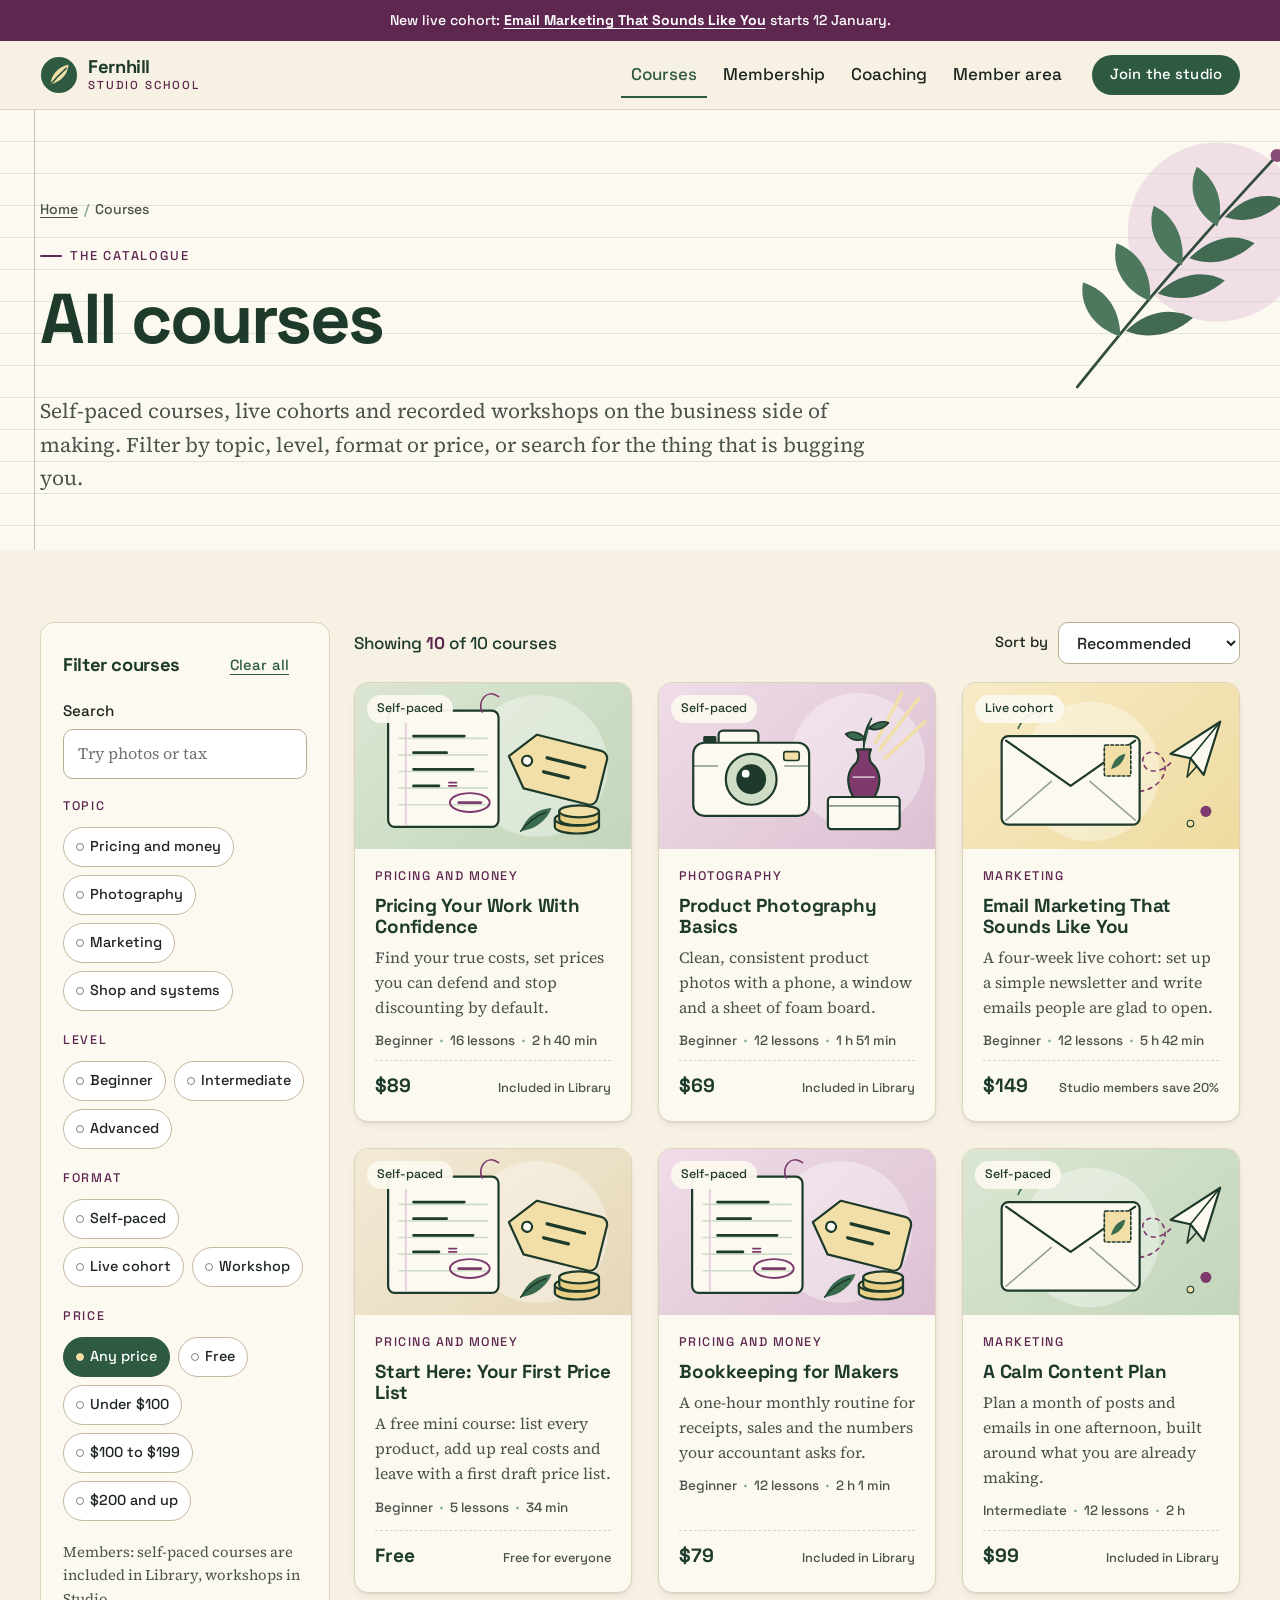
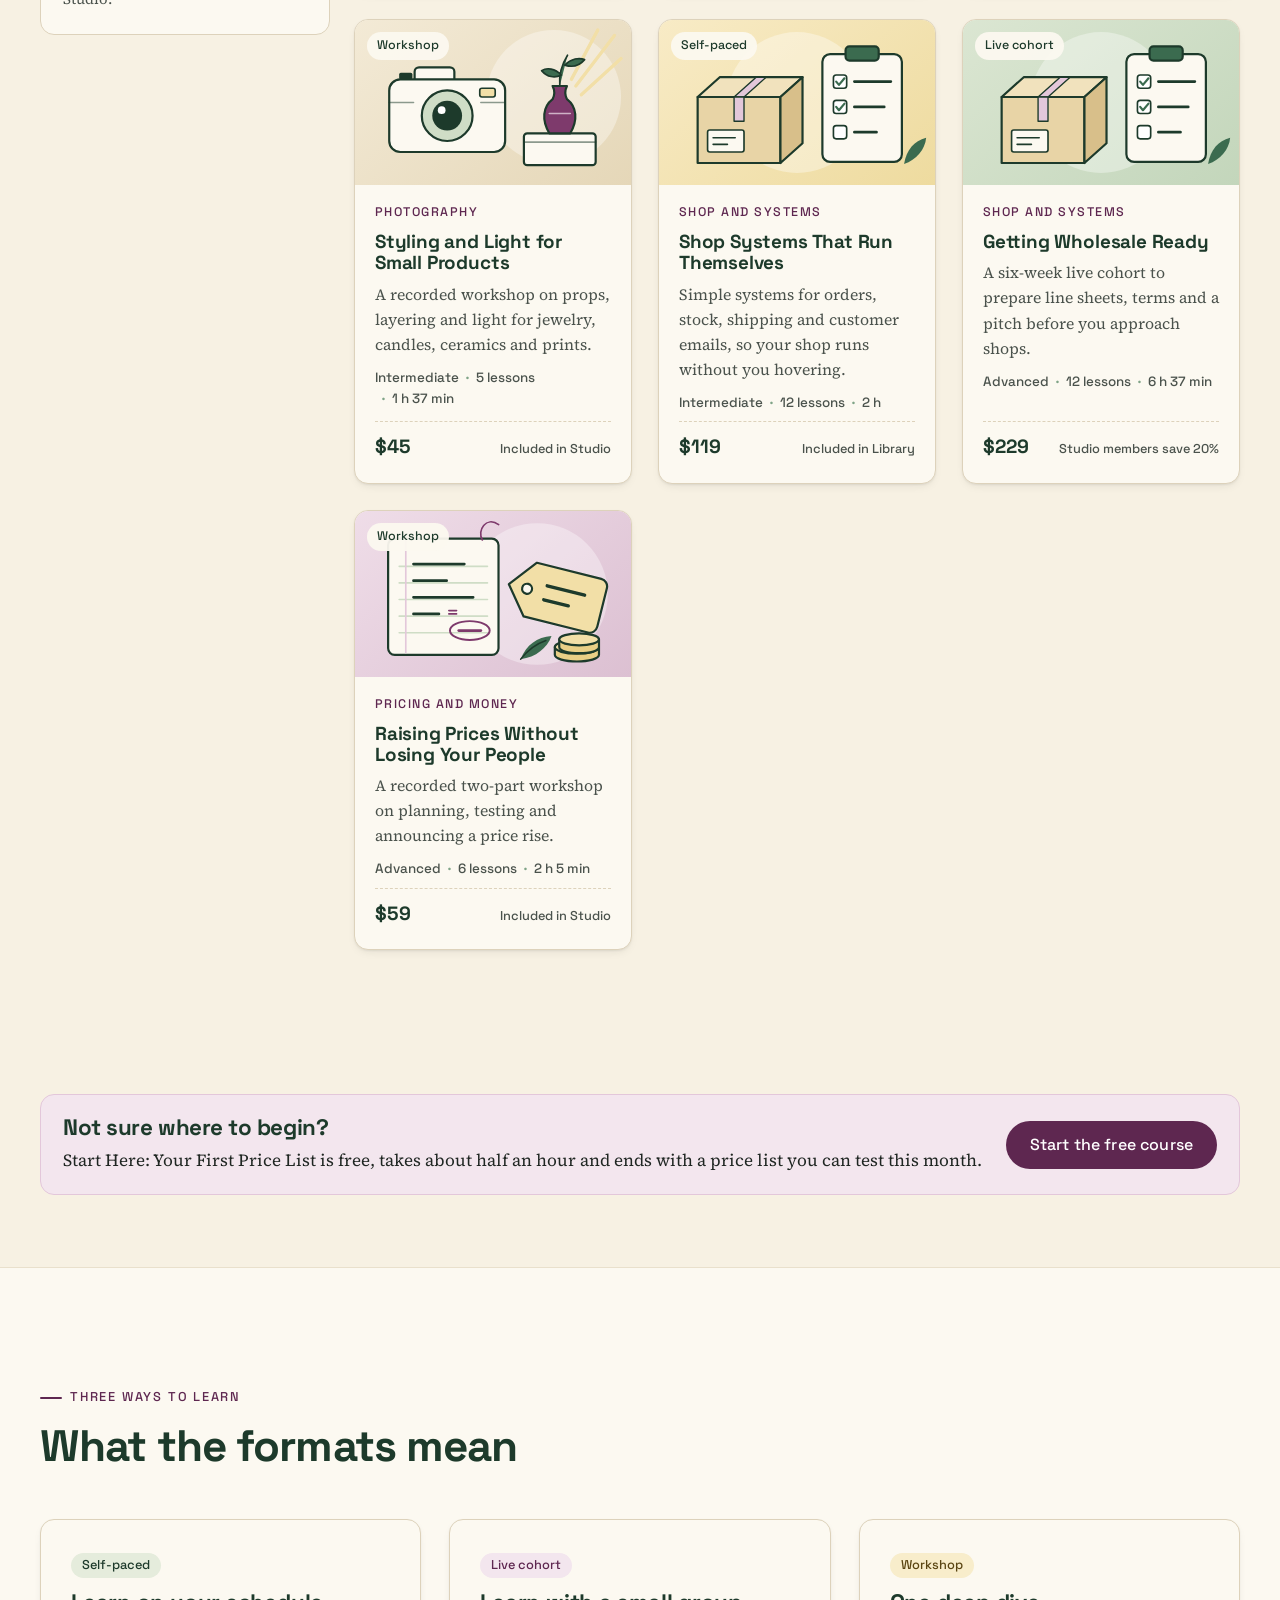
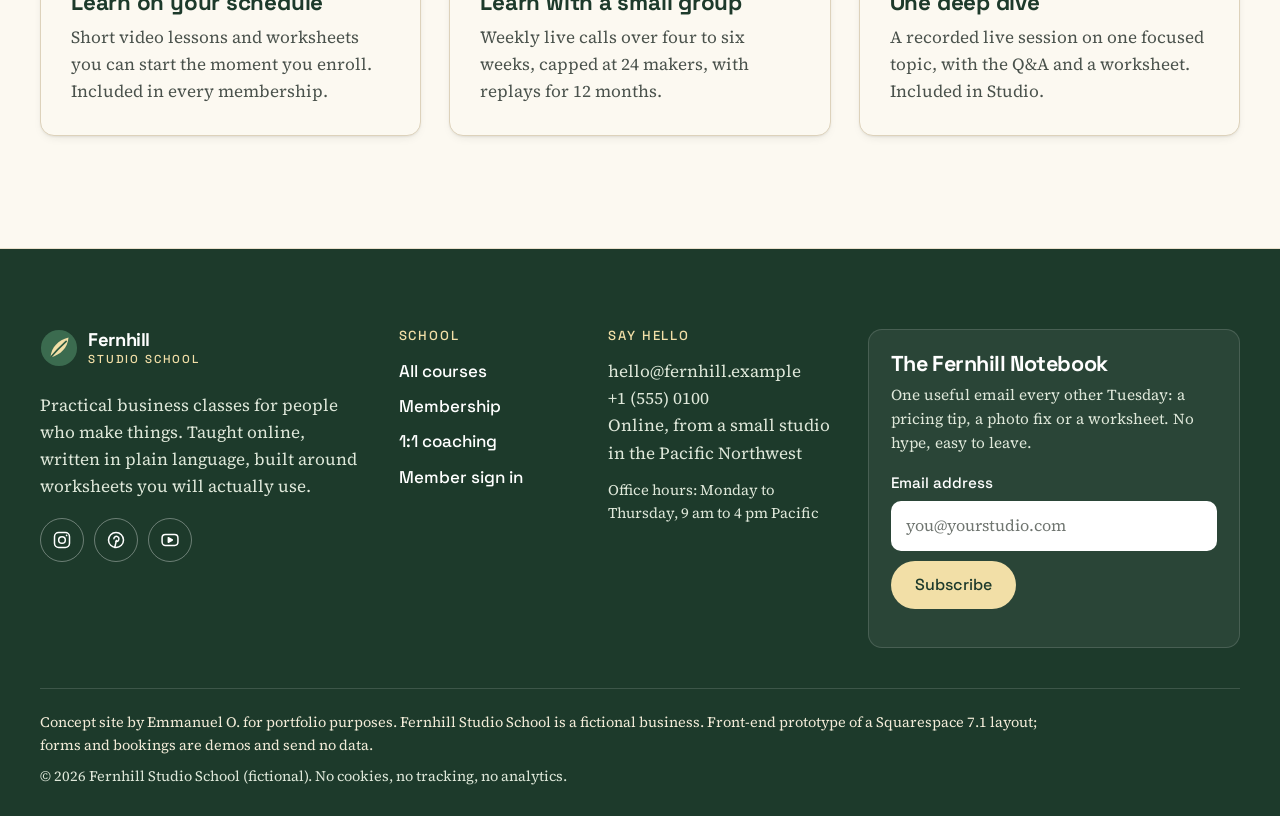
<file: courses.html>
<!doctype html>
<html lang="en" class="no-js">
<head>
  <meta charset="utf-8">
  <meta name="viewport" content="width=device-width, initial-scale=1">
  <title>Course catalogue | Fernhill Studio School</title>
  <meta name="description" content="Browse every Fernhill course. Filter by topic, level, format and price to find the right next step for your creative business.">
  <meta property="og:type" content="website">
  <meta property="og:site_name" content="Fernhill Studio School (concept)">
  <meta property="og:title" content="Course catalogue | Fernhill Studio School">
  <meta property="og:description" content="Browse every Fernhill course. Filter by topic, level, format and price to find the right next step for your creative business.">
  <meta name="theme-color" content="#2e5a41">
  <link rel="icon" href="favicon.svg" type="image/svg+xml">
  <link rel="stylesheet" href="styles.css">
</head>
<body>
  <a class="skip-link" href="#main">Skip to content</a>
  <div class="announcement">
    <p>New live cohort: <a href="course.html?course=email-marketing">Email Marketing That Sounds Like You</a> starts 12 January.</p>
  </div>
  <header class="site-header">
    <div class="wrap header-inner">
      <a class="brand" href="index.html">
        <svg class="brand-mark" viewBox="0 0 40 40" aria-hidden="true" focusable="false"><circle cx="20" cy="20" r="19" fill="currentColor"/><path d="M11 30c1-11 8-18 19-21-1 11-8 18-19 21z" fill="#f2dfa7"/><path d="M11.5 29.5c5-6 10-11 16-16.5" fill="none" stroke="#2e5a41" stroke-width="1.8" stroke-linecap="round"/></svg>
        <span class="brand-name">Fernhill <span>Studio School</span></span>
      </a>
      <button class="nav-toggle" type="button" aria-expanded="false" aria-controls="site-nav">
        <span class="nav-toggle-bars" aria-hidden="true"></span><span>Menu</span>
      </button>
      <nav id="site-nav" class="site-nav" aria-label="Main">
        <ul>
          <li><a href="courses.html" aria-current="page">Courses</a></li>
          <li><a href="membership.html">Membership</a></li>
          <li><a href="coaching.html">Coaching</a></li>
          <li><a href="members.html">Member area</a></li>
        </ul>
        <a class="btn btn-primary btn-sm header-cta" href="membership.html">Join the studio</a>
      </nav>
    </div>
  </header>

  <main id="main">
    <!-- Page header -->
    <section class="page-hero ruled" aria-labelledby="page-title">
      <img class="page-hero-leaf" src="leaf-sprig.svg" alt="" width="300" height="300">
      <div class="wrap">
        <nav class="breadcrumb" aria-label="Breadcrumb"><ol><li><a href="index.html">Home</a></li><li><span aria-current="page">Courses</span></li></ol></nav>
        <p class="eyebrow">The catalogue</p>
        <h1 id="page-title">All courses</h1>
        <p class="lede">Self-paced courses, live cohorts and recorded workshops on the business side of making. Filter by topic, level, format or price, or search for the thing that is bugging you.</p>
      </div>
    </section>

    <!-- Catalogue: filters (left) and results (right). On Squarespace: a Courses
         collection or Commerce digital products shown with a filterable summary. -->
    <section class="section-tight" aria-label="Course catalogue">
      <div class="wrap catalogue" id="catalogue">
        <button class="btn btn-outline filter-toggle" type="button" aria-expanded="false" aria-controls="filters">
          <svg width="18" height="18" viewBox="0 0 24 24" fill="none" stroke="currentColor" stroke-width="2" stroke-linecap="round" aria-hidden="true" focusable="false"><path d="M4 6h16M7 12h10M10 18h4"/></svg><span>Filters</span>
        </button>

        <form id="filters" class="filters" aria-labelledby="filters-title" novalidate>
          <div class="filters-head">
            <h2 id="filters-title">Filter courses</h2>
            <button class="btn btn-ghost btn-sm" type="reset">Clear all</button>
          </div>
          <div class="field">
            <label for="q">Search</label>
            <input type="search" id="q" name="q" placeholder="Try photos or tax" autocomplete="off">
          </div>
          <fieldset>
            <legend>Topic</legend>
            <div class="chips">
              <label class="chip"><input type="checkbox" name="topic" value="money"><span>Pricing and money</span></label>
              <label class="chip"><input type="checkbox" name="topic" value="photo"><span>Photography</span></label>
              <label class="chip"><input type="checkbox" name="topic" value="marketing"><span>Marketing</span></label>
              <label class="chip"><input type="checkbox" name="topic" value="systems"><span>Shop and systems</span></label>
            </div>
          </fieldset>
          <fieldset>
            <legend>Level</legend>
            <div class="chips">
              <label class="chip"><input type="checkbox" name="level" value="beginner"><span>Beginner</span></label>
              <label class="chip"><input type="checkbox" name="level" value="intermediate"><span>Intermediate</span></label>
              <label class="chip"><input type="checkbox" name="level" value="advanced"><span>Advanced</span></label>
            </div>
          </fieldset>
          <fieldset>
            <legend>Format</legend>
            <div class="chips">
              <label class="chip"><input type="checkbox" name="format" value="self-paced"><span>Self-paced</span></label>
              <label class="chip"><input type="checkbox" name="format" value="live-cohort"><span>Live cohort</span></label>
              <label class="chip"><input type="checkbox" name="format" value="workshop"><span>Workshop</span></label>
            </div>
          </fieldset>
          <fieldset>
            <legend>Price</legend>
            <div class="chips">
              <label class="chip"><input type="radio" name="price" value="any" checked><span>Any price</span></label>
              <label class="chip"><input type="radio" name="price" value="free"><span>Free</span></label>
              <label class="chip"><input type="radio" name="price" value="under100"><span>Under $100</span></label>
              <label class="chip"><input type="radio" name="price" value="100to199"><span>$100 to $199</span></label>
              <label class="chip"><input type="radio" name="price" value="200plus"><span>$200 and up</span></label>
            </div>
          </fieldset>
          <p class="small muted" style="margin:0">Members: self-paced courses are included in Library, workshops in Studio.</p>
        </form>

        <div class="results">
          <div class="results-bar">
            <p class="results-count" id="result-count" aria-live="polite">Showing <b>10</b> of 10 courses</p>
            <div class="sort">
              <label for="sort">Sort by</label>
              <select id="sort" name="sort" form="filters">
                <option value="recommended">Recommended</option>
                <option value="price-asc">Price, low to high</option>
                <option value="price-desc">Price, high to low</option>
                <option value="shortest">Shortest first</option>
              </select>
            </div>
          </div>
          <h2 class="visually-hidden">Courses</h2>
          <div class="course-grid" id="course-grid">
          <article class="course-card" data-topic="money" data-level="beginner" data-format="self-paced" data-price="89" data-order="1" data-minutes="160" data-keywords="costs markup margin hourly rate wholesale retail price list">
            <div class="course-cover cover-sage"><img src="cover-money.svg" alt="" width="500" height="300"><span class="cover-format">Self-paced</span></div>
            <div class="course-body">
              <p class="course-topic">Pricing and money</p>
              <h3><a href="course.html?course=pricing-your-work">Pricing Your Work With Confidence</a></h3>
              <p class="course-summary">Find your true costs, set prices you can defend and stop discounting by default.</p>
              <ul class="course-meta" aria-label="Course details"><li>Beginner</li><li>16 lessons</li><li>2 h 40 min</li></ul>
              <p class="course-price">$89<span>Included in Library</span></p>
            </div>
          </article>
          <article class="course-card" data-topic="photo" data-level="beginner" data-format="self-paced" data-price="69" data-order="2" data-minutes="111" data-keywords="photos phone camera light listing pictures">
            <div class="course-cover cover-plum"><img src="cover-photo.svg" alt="" width="500" height="300"><span class="cover-format">Self-paced</span></div>
            <div class="course-body">
              <p class="course-topic">Photography</p>
              <h3><a href="course.html?course=product-photography-basics">Product Photography Basics</a></h3>
              <p class="course-summary">Clean, consistent product photos with a phone, a window and a sheet of foam board.</p>
              <ul class="course-meta" aria-label="Course details"><li>Beginner</li><li>12 lessons</li><li>1 h 51 min</li></ul>
              <p class="course-price">$69<span>Included in Library</span></p>
            </div>
          </article>
          <article class="course-card" data-topic="marketing" data-level="beginner" data-format="live-cohort" data-price="149" data-order="3" data-minutes="342" data-keywords="newsletter email list subscribers launch">
            <div class="course-cover cover-butter"><img src="cover-marketing.svg" alt="" width="500" height="300"><span class="cover-format">Live cohort</span></div>
            <div class="course-body">
              <p class="course-topic">Marketing</p>
              <h3><a href="course.html?course=email-marketing">Email Marketing That Sounds Like You</a></h3>
              <p class="course-summary">A four-week live cohort: set up a simple newsletter and write emails people are glad to open.</p>
              <ul class="course-meta" aria-label="Course details"><li>Beginner</li><li>12 lessons</li><li>5 h 42 min</li></ul>
              <p class="course-price">$149<span>Studio members save 20%</span></p>
            </div>
          </article>
          <article class="course-card" data-topic="money" data-level="beginner" data-format="self-paced" data-price="0" data-order="4" data-minutes="34" data-keywords="free beginner costs markup price list new maker">
            <div class="course-cover cover-cream"><img src="cover-money.svg" alt="" width="500" height="300"><span class="cover-format">Self-paced</span></div>
            <div class="course-body">
              <p class="course-topic">Pricing and money</p>
              <h3><a href="course.html?course=start-here-price-list">Start Here: Your First Price List</a></h3>
              <p class="course-summary">A free mini course: list every product, add up real costs and leave with a first draft price list.</p>
              <ul class="course-meta" aria-label="Course details"><li>Beginner</li><li>5 lessons</li><li>34 min</li></ul>
              <p class="course-price">Free<span>Free for everyone</span></p>
            </div>
          </article>
          <article class="course-card" data-topic="money" data-level="beginner" data-format="self-paced" data-price="79" data-order="5" data-minutes="121" data-keywords="tax receipts accountant expenses profit spreadsheet">
            <div class="course-cover cover-plum"><img src="cover-money.svg" alt="" width="500" height="300"><span class="cover-format">Self-paced</span></div>
            <div class="course-body">
              <p class="course-topic">Pricing and money</p>
              <h3><a href="course.html?course=bookkeeping-for-makers">Bookkeeping for Makers</a></h3>
              <p class="course-summary">A one-hour monthly routine for receipts, sales and the numbers your accountant asks for.</p>
              <ul class="course-meta" aria-label="Course details"><li>Beginner</li><li>12 lessons</li><li>2 h 1 min</li></ul>
              <p class="course-price">$79<span>Included in Library</span></p>
            </div>
          </article>
          <article class="course-card" data-topic="marketing" data-level="intermediate" data-format="self-paced" data-price="99" data-order="6" data-minutes="120" data-keywords="social media instagram posts captions content calendar">
            <div class="course-cover cover-sage"><img src="cover-marketing.svg" alt="" width="500" height="300"><span class="cover-format">Self-paced</span></div>
            <div class="course-body">
              <p class="course-topic">Marketing</p>
              <h3><a href="course.html?course=calm-content-plan">A Calm Content Plan</a></h3>
              <p class="course-summary">Plan a month of posts and emails in one afternoon, built around what you are already making.</p>
              <ul class="course-meta" aria-label="Course details"><li>Intermediate</li><li>12 lessons</li><li>2 h</li></ul>
              <p class="course-price">$99<span>Included in Library</span></p>
            </div>
          </article>
          <article class="course-card" data-topic="photo" data-level="intermediate" data-format="workshop" data-price="45" data-order="7" data-minutes="97" data-keywords="props styling photos jewelry candles ceramics prints">
            <div class="course-cover cover-cream"><img src="cover-photo.svg" alt="" width="500" height="300"><span class="cover-format">Workshop</span></div>
            <div class="course-body">
              <p class="course-topic">Photography</p>
              <h3><a href="course.html?course=styling-and-light">Styling and Light for Small Products</a></h3>
              <p class="course-summary">A recorded workshop on props, layering and light for jewelry, candles, ceramics and prints.</p>
              <ul class="course-meta" aria-label="Course details"><li>Intermediate</li><li>5 lessons</li><li>1 h 37 min</li></ul>
              <p class="course-price">$45<span>Included in Studio</span></p>
            </div>
          </article>
          <article class="course-card" data-topic="systems" data-level="intermediate" data-format="self-paced" data-price="119" data-order="8" data-minutes="120" data-keywords="orders shipping stock inventory admin customer service policies">
            <div class="course-cover cover-butter"><img src="cover-systems.svg" alt="" width="500" height="300"><span class="cover-format">Self-paced</span></div>
            <div class="course-body">
              <p class="course-topic">Shop and systems</p>
              <h3><a href="course.html?course=shop-systems">Shop Systems That Run Themselves</a></h3>
              <p class="course-summary">Simple systems for orders, stock, shipping and customer emails, so your shop runs without you hovering.</p>
              <ul class="course-meta" aria-label="Course details"><li>Intermediate</li><li>12 lessons</li><li>2 h</li></ul>
              <p class="course-price">$119<span>Included in Library</span></p>
            </div>
          </article>
          <article class="course-card" data-topic="systems" data-level="advanced" data-format="live-cohort" data-price="229" data-order="9" data-minutes="397" data-keywords="wholesale stockists shops galleries line sheet pitch trade">
            <div class="course-cover cover-sage"><img src="cover-systems.svg" alt="" width="500" height="300"><span class="cover-format">Live cohort</span></div>
            <div class="course-body">
              <p class="course-topic">Shop and systems</p>
              <h3><a href="course.html?course=wholesale-ready">Getting Wholesale Ready</a></h3>
              <p class="course-summary">A six-week live cohort to prepare line sheets, terms and a pitch before you approach shops.</p>
              <ul class="course-meta" aria-label="Course details"><li>Advanced</li><li>12 lessons</li><li>6 h 37 min</li></ul>
              <p class="course-price">$229<span>Studio members save 20%</span></p>
            </div>
          </article>
          <article class="course-card" data-topic="money" data-level="advanced" data-format="workshop" data-price="59" data-order="10" data-minutes="125" data-keywords="price rise increase customers stockists announcement">
            <div class="course-cover cover-plum"><img src="cover-money.svg" alt="" width="500" height="300"><span class="cover-format">Workshop</span></div>
            <div class="course-body">
              <p class="course-topic">Pricing and money</p>
              <h3><a href="course.html?course=raising-prices">Raising Prices Without Losing Your People</a></h3>
              <p class="course-summary">A recorded two-part workshop on planning, testing and announcing a price rise.</p>
              <ul class="course-meta" aria-label="Course details"><li>Advanced</li><li>6 lessons</li><li>2 h 5 min</li></ul>
              <p class="course-price">$59<span>Included in Studio</span></p>
            </div>
          </article>
          </div>
          <div class="empty-state" id="empty-state" hidden>
            <svg viewBox="0 0 64 64" fill="none" stroke="currentColor" stroke-width="2.5" stroke-linecap="round" aria-hidden="true" focusable="false"><path d="M14 54C18 34 30 20 50 12c-2 22-16 36-36 42z"/><path d="M14 54c10-12 20-22 30-32"/></svg>
            <h2 class="h3" style="font-size:1.3rem">No courses match those filters</h2>
            <p class="muted">Try removing a filter or searching for a broader word, like pricing or photos.</p>
            <button class="btn btn-primary btn-sm" type="button" data-clear-filters>Clear all filters</button>
          </div>
        </div>
      </div>
    </section>

    <!-- Free course banner -->
    <section class="section-tight" aria-labelledby="starter-title">
      <div class="wrap">
        <div class="starter-banner">
          <div>
            <h2 id="starter-title" style="font-size:1.4rem;margin-bottom:6px">Not sure where to begin?</h2>
            <p>Start Here: Your First Price List is free, takes about half an hour and ends with a price list you can test this month.</p>
          </div>
          <a class="btn btn-plum" href="course.html?course=start-here-price-list">Start the free course</a>
        </div>
      </div>
    </section>

    <!-- Formats explained -->
    <section class="section section-paper" aria-labelledby="formats-title">
      <div class="wrap">
        <div class="section-head">
          <p class="eyebrow">Three ways to learn</p>
          <h2 id="formats-title">What the formats mean</h2>
        </div>
        <div class="grid grid-3">
          <div class="card"><span class="pill">Self-paced</span><h3 style="margin-top:12px">Learn on your schedule</h3><p class="muted" style="margin:0">Short video lessons and worksheets you can start the moment you enroll. Included in every membership.</p></div>
          <div class="card"><span class="pill pill-plum">Live cohort</span><h3 style="margin-top:12px">Learn with a small group</h3><p class="muted" style="margin:0">Weekly live calls over four to six weeks, capped at 24 makers, with replays for 12 months.</p></div>
          <div class="card"><span class="pill pill-butter">Workshop</span><h3 style="margin-top:12px">One deep dive</h3><p class="muted" style="margin:0">A recorded live session on one focused topic, with the Q&amp;A and a worksheet. Included in Studio.</p></div>
        </div>
      </div>
    </section>
  </main>

  <footer class="site-footer">
    <div class="wrap footer-inner">
      <div class="footer-brand">
        <a class="brand" href="index.html">
          <svg class="brand-mark" viewBox="0 0 40 40" aria-hidden="true" focusable="false"><circle cx="20" cy="20" r="19" fill="currentColor"/><path d="M11 30c1-11 8-18 19-21-1 11-8 18-19 21z" fill="#f2dfa7"/><path d="M11.5 29.5c5-6 10-11 16-16.5" fill="none" stroke="#2e5a41" stroke-width="1.8" stroke-linecap="round"/></svg>
          <span class="brand-name">Fernhill <span>Studio School</span></span>
        </a>
        <p>Practical business classes for people who make things. Taught online, written in plain language, built around worksheets you will actually use.</p>
        <ul class="social">
          <li><a href="#" aria-label="Fernhill on Instagram (placeholder link)"><svg viewBox="0 0 24 24" fill="none" stroke="currentColor" stroke-width="1.8" aria-hidden="true" focusable="false"><rect x="3" y="3" width="18" height="18" rx="5"/><circle cx="12" cy="12" r="4"/><circle cx="17.5" cy="6.5" r="1" fill="currentColor" stroke="none"/></svg></a></li>
          <li><a href="#" aria-label="Fernhill on Pinterest (placeholder link)"><svg viewBox="0 0 24 24" fill="none" stroke="currentColor" stroke-width="1.8" stroke-linecap="round" aria-hidden="true" focusable="false"><circle cx="12" cy="12" r="9"/><path d="M10.5 21l2-8.5M9.5 10.5a3 3 0 1 1 5.6 1.6c-.7 1.3-2.2 2-3.4 1.4"/></svg></a></li>
          <li><a href="#" aria-label="Fernhill on YouTube (placeholder link)"><svg viewBox="0 0 24 24" fill="none" stroke="currentColor" stroke-width="1.8" stroke-linejoin="round" aria-hidden="true" focusable="false"><rect x="2.5" y="5.5" width="19" height="13" rx="4"/><path d="M10 9.2v5.6l4.8-2.8z" fill="currentColor"/></svg></a></li>
        </ul>
      </div>
      <div class="footer-col">
        <h2 class="footer-heading">School</h2>
        <ul>
          <li><a href="courses.html">All courses</a></li>
          <li><a href="membership.html">Membership</a></li>
          <li><a href="coaching.html">1:1 coaching</a></li>
          <li><a href="members.html">Member sign in</a></li>
        </ul>
      </div>
      <div class="footer-col">
        <h2 class="footer-heading">Say hello</h2>
        <p>hello@fernhill.example<br>+1 (555) 0100<br>Online, from a small studio in the Pacific Northwest</p>
        <p class="small" style="margin-top:12px">Office hours: Monday to Thursday, 9 am to 4 pm Pacific</p>
      </div>
      <div class="newsletter">
        <h2>The Fernhill Notebook</h2>
        <p>One useful email every other Tuesday: a pricing tip, a photo fix or a worksheet. No hype, easy to leave.</p>
        <form class="newsletter-form" data-demo-form="#nl-done" novalidate>
          <div class="field">
            <label for="nl-email">Email address</label>
            <div class="inline-form">
              <input type="email" id="nl-email" name="email" autocomplete="email" required aria-describedby="nl-email-error" data-error="Enter an email address like name@example.com." placeholder="you@yourstudio.com">
              <button class="btn" type="submit">Subscribe</button>
            </div>
            <p class="error-msg" id="nl-email-error" aria-live="polite"></p>
          </div>
        </form>
        <div class="success-panel" id="nl-done" tabindex="-1" hidden>
          <h3>You are on the list (demo)</h3>
          <p>This is a concept site, so nothing was sent and no address was stored. On the live site this would be a Squarespace Newsletter block connected to Email Campaigns.</p>
        </div>
      </div>
    </div>
    <div class="wrap footer-bottom">
      <p class="disclosure">Concept site by Emmanuel O. for portfolio purposes. Fernhill Studio School is a fictional business. Front-end prototype of a Squarespace 7.1 layout; forms and bookings are demos and send no data.</p>
      <p>&copy; 2026 Fernhill Studio School (fictional). No cookies, no tracking, no analytics.</p>
    </div>
  </footer>
  <script src="app.js" defer></script>
</body>
</html>
</file>
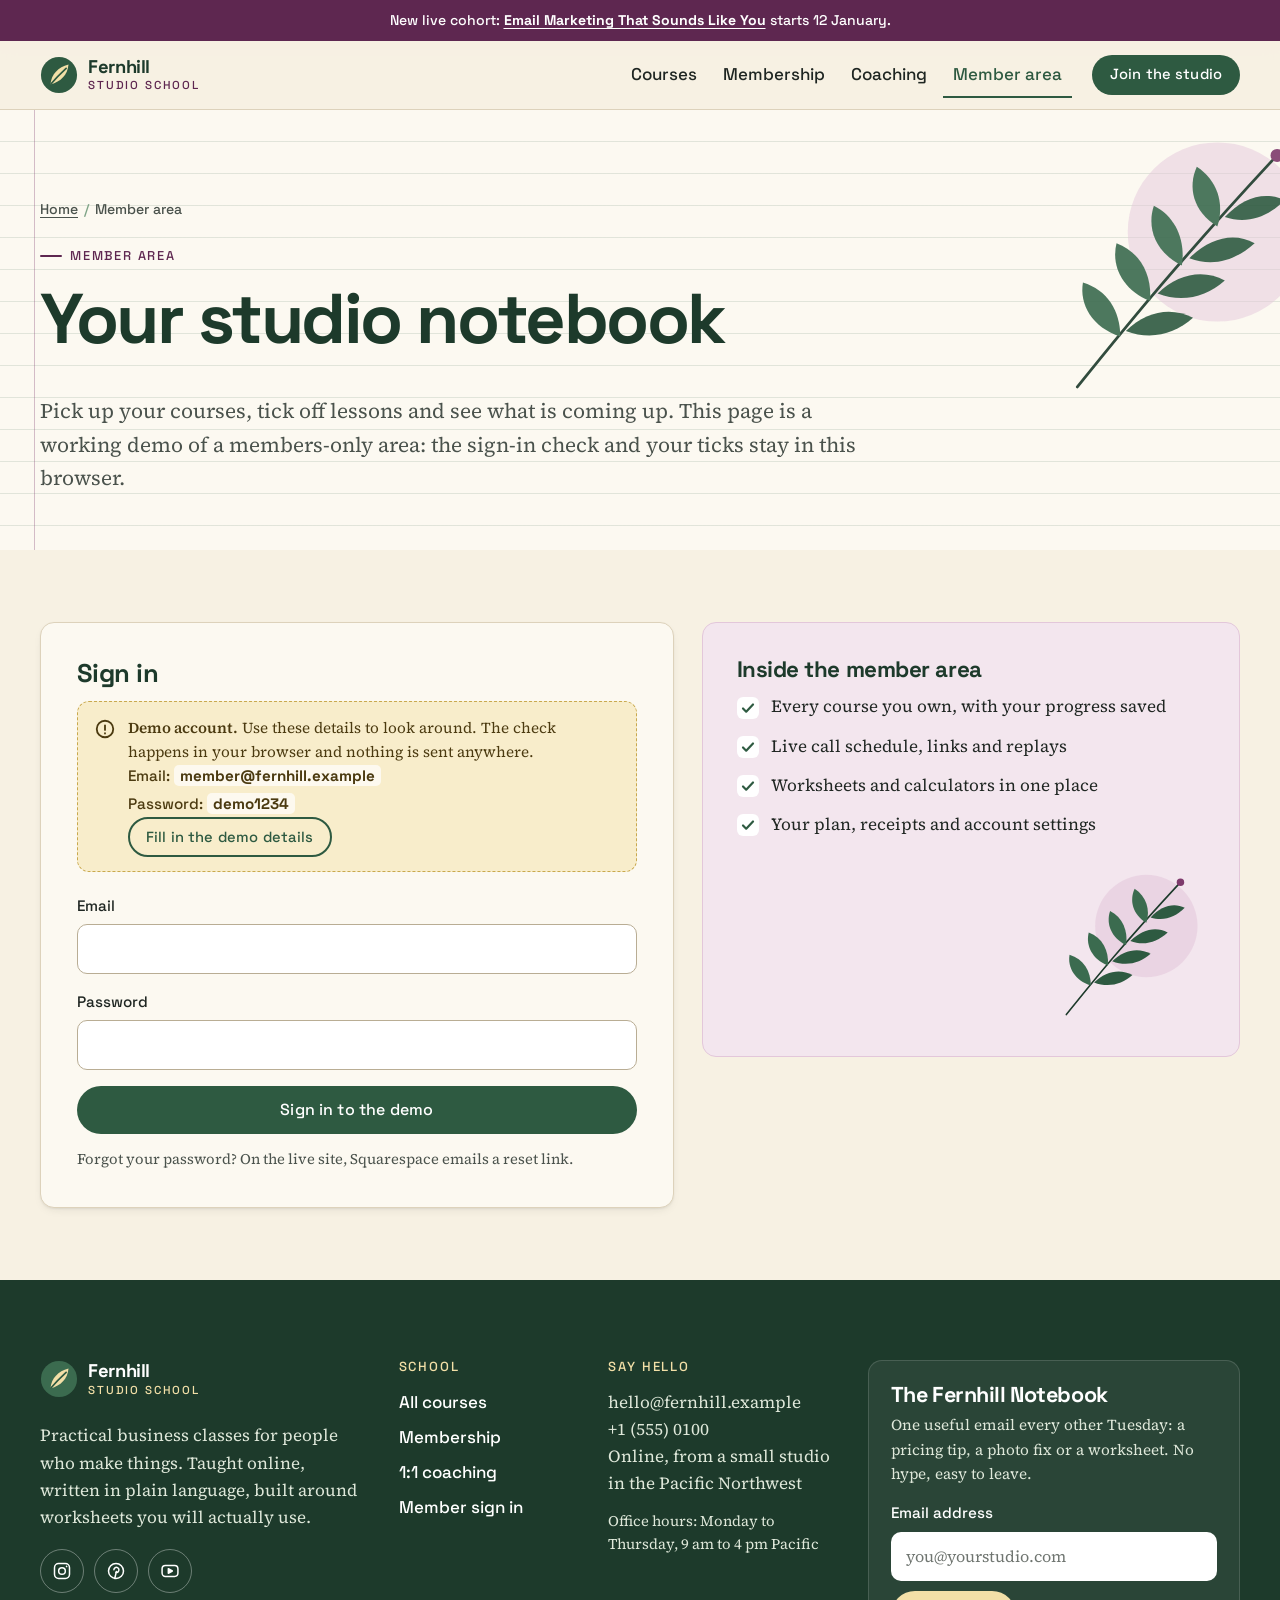
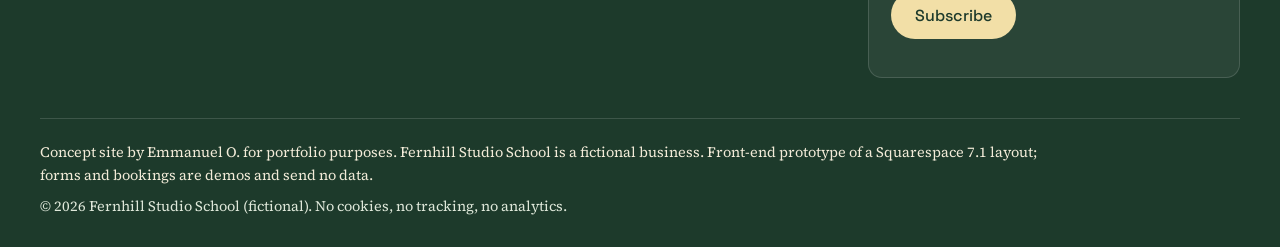
<file: members.html>
<!doctype html>
<html lang="en" class="no-js">
<head>
  <meta charset="utf-8">
  <meta name="viewport" content="width=device-width, initial-scale=1">
  <title>Member area | Fernhill Studio School</title>
  <meta name="description" content="Sign in to the Fernhill member area to pick up your courses, tick off lessons and see upcoming live sessions.">
  <meta property="og:type" content="website">
  <meta property="og:site_name" content="Fernhill Studio School (concept)">
  <meta property="og:title" content="Member area | Fernhill Studio School">
  <meta property="og:description" content="Sign in to the Fernhill member area to pick up your courses, tick off lessons and see upcoming live sessions.">
  <meta name="theme-color" content="#2e5a41">
  <link rel="icon" href="favicon.svg" type="image/svg+xml">
  <link rel="stylesheet" href="styles.css">
</head>
<body>
  <a class="skip-link" href="#main">Skip to content</a>
  <div class="announcement">
    <p>New live cohort: <a href="course.html?course=email-marketing">Email Marketing That Sounds Like You</a> starts 12 January.</p>
  </div>
  <header class="site-header">
    <div class="wrap header-inner">
      <a class="brand" href="index.html">
        <svg class="brand-mark" viewBox="0 0 40 40" aria-hidden="true" focusable="false"><circle cx="20" cy="20" r="19" fill="currentColor"/><path d="M11 30c1-11 8-18 19-21-1 11-8 18-19 21z" fill="#f2dfa7"/><path d="M11.5 29.5c5-6 10-11 16-16.5" fill="none" stroke="#2e5a41" stroke-width="1.8" stroke-linecap="round"/></svg>
        <span class="brand-name">Fernhill <span>Studio School</span></span>
      </a>
      <button class="nav-toggle" type="button" aria-expanded="false" aria-controls="site-nav">
        <span class="nav-toggle-bars" aria-hidden="true"></span><span>Menu</span>
      </button>
      <nav id="site-nav" class="site-nav" aria-label="Main">
        <ul>
          <li><a href="courses.html">Courses</a></li>
          <li><a href="membership.html">Membership</a></li>
          <li><a href="coaching.html">Coaching</a></li>
          <li><a href="members.html" aria-current="page">Member area</a></li>
        </ul>
        <a class="btn btn-primary btn-sm header-cta" href="membership.html">Join the studio</a>
      </nav>
    </div>
  </header>

  <main id="main">
    <!-- Page header -->
    <section class="page-hero ruled" aria-labelledby="page-title">
      <img class="page-hero-leaf" src="leaf-sprig.svg" alt="" width="300" height="300">
      <div class="wrap">
        <nav class="breadcrumb" aria-label="Breadcrumb"><ol><li><a href="index.html">Home</a></li><li><span aria-current="page">Member area</span></li></ol></nav>
        <p class="eyebrow">Member area</p>
        <h1 id="page-title">Your studio notebook</h1>
        <p class="lede">Pick up your courses, tick off lessons and see what is coming up. This page is a working demo of a members-only area: the sign-in check and your ticks stay in this browser.</p>
      </div>
    </section>

    <!-- On Squarespace: a Member Area (gated pages, member accounts and pricing
         plans). Here the sign-in is checked in the browser against a demo account. -->
    <section class="section-tight" aria-label="Member area demo">
      <div class="wrap">
        <div id="login-panel" class="login-grid">
          <div class="card login-card">
            <h2 id="login-title">Sign in</h2>
            <div class="demo-note" style="margin-bottom:22px">
              <svg viewBox="0 0 24 24" fill="none" stroke="currentColor" stroke-width="2" stroke-linecap="round" aria-hidden="true" focusable="false"><circle cx="12" cy="12" r="9"/><path d="M12 8v5M12 16.5v.5"/></svg>
              <div>
                <p><strong>Demo account.</strong> Use these details to look around. The check happens in your browser and nothing is sent anywhere.</p>
                <p class="demo-creds"><span>Email: <code>member@fernhill.example</code></span><span>Password: <code>demo1234</code></span></p>
                <button class="btn btn-outline btn-sm" type="button" id="fill-demo">Fill in the demo details</button>
              </div>
            </div>
            <form id="login-form" aria-labelledby="login-title" novalidate>
              <div class="field">
                <label for="login-email">Email</label>
                <input type="email" id="login-email" name="email" autocomplete="username" required aria-describedby="login-email-error" data-error="Enter the demo email address, member@fernhill.example.">
                <p class="error-msg" id="login-email-error"></p>
              </div>
              <div class="field">
                <label for="login-password">Password</label>
                <input type="password" id="login-password" name="password" autocomplete="current-password" required aria-describedby="login-password-error" data-error="Enter the demo password, demo1234.">
                <p class="error-msg" id="login-password-error"></p>
              </div>
              <p class="error-msg" id="login-error" role="alert" style="margin-bottom:14px"></p>
              <button class="btn btn-primary btn-block" type="submit">Sign in to the demo</button>
              <p class="small muted" style="margin:14px 0 0">Forgot your password? On the live site, Squarespace emails a reset link.</p>
            </form>
          </div>
          <div class="login-side section-plum">
            <h2 style="font-size:1.4rem">Inside the member area</h2>
            <ul class="checklist">
              <li>Every course you own, with your progress saved</li>
              <li>Live call schedule, links and replays</li>
              <li>Worksheets and calculators in one place</li>
              <li>Your plan, receipts and account settings</li>
            </ul>
            <img src="leaf-sprig.svg" alt="" width="300" height="300" style="width:160px;margin:24px 0 0 auto">
          </div>
        </div>

        <!-- Dashboard (shown after the demo sign-in) -->
        <div id="dashboard" hidden>
          <div class="dash-head">
            <div>
              <p class="eyebrow">Studio membership (demo account)</p>
              <h2 id="dash-title" tabindex="-1">Welcome back, Robin</h2>
            </div>
            <div class="btn-row">
              <button class="btn btn-ghost btn-sm" type="button" id="reset-progress">Reset my progress</button>
              <button class="btn btn-outline btn-sm" type="button" id="sign-out">Sign out</button>
            </div>
          </div>
          <p class="notice" id="storage-note" hidden>Your browser is blocking local storage, so your ticks will reset when you leave this page.</p>

          <div class="dash-stats">
            <div class="card stat">
              <p class="stat-label">Overall progress</p>
              <p class="stat-value" id="overall-pct">0% of lessons done</p>
              <div class="bar" id="overall-bar" role="progressbar" aria-valuemin="0" aria-valuemax="100" aria-valuenow="0" aria-label="Overall progress"><span></span></div>
            </div>
            <div class="card stat">
              <p class="stat-label">Next live Q&amp;A</p>
              <p class="stat-value">Thursday, 6 pm Pacific</p>
              <p class="small muted" style="margin:6px 0 0">Topic: wholesale pricing questions</p>
            </div>
            <div class="card stat">
              <p class="stat-label">Your plan</p>
              <p class="stat-value">Studio, billed monthly</p>
              <p class="small muted" style="margin:6px 0 0">Demo account, no real billing</p>
            </div>
          </div>

          <div class="dash-grid">
            <div>
              <h3 class="dash-sub">Your courses</h3>
              <div class="enrolled-list">
                <article class="card enrolled" aria-labelledby="en-pricing">
                  <div class="enrolled-top">
                    <div class="course-cover cover-sage"><img src="cover-money.svg" alt="" width="500" height="300"></div>
                    <div><h4 id="en-pricing">Pricing Your Work With Confidence</h4><p data-next>Next up</p></div>
                  </div>
                  <div class="enrolled-progress">
                    <div class="progress-text"><span data-count>0 lessons</span><b data-pct>0%</b></div>
                    <div class="bar" role="progressbar" aria-valuemin="0" aria-valuemax="100" aria-valuenow="0" aria-label="Pricing Your Work With Confidence progress"><span></span></div>
                  </div>
                  <details open>
                    <summary>Lessons (tick them off as you go)</summary>
                    <ul class="lesson-checks">
                      <li><label class="check"><input type="checkbox" data-lesson="pyw-01" checked><span>What a price is actually made of</span></label></li>
                      <li><label class="check"><input type="checkbox" data-lesson="pyw-02" checked><span>Materials, packaging and the costs you forget</span></label></li>
                      <li><label class="check"><input type="checkbox" data-lesson="pyw-03" checked><span>Timing yourself honestly</span></label></li>
                      <li><label class="check"><input type="checkbox" data-lesson="pyw-04" checked><span>Worksheet walkthrough: the cost sheet</span></label></li>
                      <li><label class="check"><input type="checkbox" data-lesson="pyw-05" checked><span>Choosing an hourly rate</span></label></li>
                      <li><label class="check"><input type="checkbox" data-lesson="pyw-06" checked><span>Overheads in plain language</span></label></li>
                      <li><label class="check"><input type="checkbox" data-lesson="pyw-07"><span>Find your true hourly rate</span></label></li>
                      <li><label class="check"><input type="checkbox" data-lesson="pyw-08"><span>When batching changes the math</span></label></li>
                      <li><label class="check"><input type="checkbox" data-lesson="pyw-09"><span>Markups versus margins</span></label></li>
                      <li><label class="check"><input type="checkbox" data-lesson="pyw-10"><span>Building a wholesale price that works</span></label></li>
                      <li><label class="check"><input type="checkbox" data-lesson="pyw-11"><span>Pricing for markets and fairs</span></label></li>
                      <li><label class="check"><input type="checkbox" data-lesson="pyw-12"><span>Bundles, sets and gift options</span></label></li>
                      <li><label class="check"><input type="checkbox" data-lesson="pyw-13"><span>Talking about price without apologizing</span></label></li>
                      <li><label class="check"><input type="checkbox" data-lesson="pyw-14"><span>Handling discount requests</span></label></li>
                      <li><label class="check"><input type="checkbox" data-lesson="pyw-15"><span>Planning your next price rise</span></label></li>
                      <li><label class="check"><input type="checkbox" data-lesson="pyw-16"><span>Announcing new prices to customers</span></label></li>
                    </ul>
                  </details>
                </article>

                <article class="card enrolled" aria-labelledby="en-photo">
                  <div class="enrolled-top">
                    <div class="course-cover cover-plum"><img src="cover-photo.svg" alt="" width="500" height="300"></div>
                    <div><h4 id="en-photo">Product Photography Basics</h4><p data-next>Next up</p></div>
                  </div>
                  <div class="enrolled-progress">
                    <div class="progress-text"><span data-count>0 lessons</span><b data-pct>0%</b></div>
                    <div class="bar" role="progressbar" aria-valuemin="0" aria-valuemax="100" aria-valuenow="0" aria-label="Product Photography Basics progress"><span></span></div>
                  </div>
                  <details>
                    <summary>Lessons (tick them off as you go)</summary>
                    <ul class="lesson-checks">
                      <li><label class="check"><input type="checkbox" data-lesson="ppb-01" checked><span>Why light matters more than your camera</span></label></li>
                      <li><label class="check"><input type="checkbox" data-lesson="ppb-02" checked><span>Finding your best window</span></label></li>
                      <li><label class="check"><input type="checkbox" data-lesson="ppb-03" checked><span>Bouncing and softening light</span></label></li>
                      <li><label class="check"><input type="checkbox" data-lesson="ppb-04" checked><span>The under $40 kit list</span></label></li>
                      <li><label class="check"><input type="checkbox" data-lesson="ppb-05"><span>Backdrops, surfaces and a sweep</span></label></li>
                      <li><label class="check"><input type="checkbox" data-lesson="ppb-06"><span>Steadying your phone</span></label></li>
                      <li><label class="check"><input type="checkbox" data-lesson="ppb-07"><span>Hero shot, angles and scale</span></label></li>
                      <li><label class="check"><input type="checkbox" data-lesson="ppb-08"><span>Detail and texture close ups</span></label></li>
                      <li><label class="check"><input type="checkbox" data-lesson="ppb-09"><span>Shots that show size and use</span></label></li>
                      <li><label class="check"><input type="checkbox" data-lesson="ppb-10"><span>Phone editing in five moves</span></label></li>
                      <li><label class="check"><input type="checkbox" data-lesson="ppb-11"><span>Matching color across a batch</span></label></li>
                      <li><label class="check"><input type="checkbox" data-lesson="ppb-12"><span>Saving a style you can repeat</span></label></li>
                    </ul>
                  </details>
                </article>

                <article class="card enrolled" aria-labelledby="en-start">
                  <div class="enrolled-top">
                    <div class="course-cover cover-cream"><img src="cover-money.svg" alt="" width="500" height="300"></div>
                    <div><h4 id="en-start">Start Here: Your First Price List</h4><p data-next>Next up</p></div>
                  </div>
                  <div class="enrolled-progress">
                    <div class="progress-text"><span data-count>0 lessons</span><b data-pct>0%</b></div>
                    <div class="bar" role="progressbar" aria-valuemin="0" aria-valuemax="100" aria-valuenow="0" aria-label="Start Here: Your First Price List progress"><span></span></div>
                  </div>
                  <details>
                    <summary>Lessons (tick them off as you go)</summary>
                    <ul class="lesson-checks">
                      <li><label class="check"><input type="checkbox" data-lesson="shp-01" checked><span>Welcome and how to use the worksheet</span></label></li>
                      <li><label class="check"><input type="checkbox" data-lesson="shp-02" checked><span>Listing every product and variation</span></label></li>
                      <li><label class="check"><input type="checkbox" data-lesson="shp-03" checked><span>Adding up materials per piece</span></label></li>
                      <li><label class="check"><input type="checkbox" data-lesson="shp-04" checked><span>A simple starting markup</span></label></li>
                      <li><label class="check"><input type="checkbox" data-lesson="shp-05" checked><span>Testing your list at a market or online</span></label></li>
                    </ul>
                  </details>
                </article>
              </div>
            </div>

            <div class="dash-side">
              <div class="card">
                <h3 style="font-size:1.15rem">Coming up</h3>
                <ul class="side-list">
                  <li><b>Live Q&amp;A: wholesale pricing</b><span class="small muted">Thursday, 6 pm Pacific, 60 minutes</span><button class="btn btn-outline btn-sm" type="button" data-demo-note="Demo only: on the live site this would add the call to your calendar.">Add to calendar</button></li>
                  <li><b>Email Marketing cohort</b><span class="small muted">Starts 12 January, Studio members save 20%</span><a class="btn btn-ghost btn-sm" href="course.html?course=email-marketing">View the course</a></li>
                  <li><b>Need a second pair of eyes?</b><span class="small muted">Pricing Review or Shop and Brand Audit</span><a class="btn btn-ghost btn-sm" href="coaching.html">Book coaching</a></li>
                </ul>
              </div>
              <div class="card">
                <h3 style="font-size:1.15rem">Downloads</h3>
                <ul class="side-list">
                  <li><b>Cost sheet worksheet</b><span class="small muted">PDF, 2 pages</span><button class="btn btn-outline btn-sm" type="button" data-demo-note="Demo only: downloads are not included in this concept.">Download</button></li>
                  <li><b>Hourly rate calculator</b><span class="small muted">Spreadsheet</span><button class="btn btn-outline btn-sm" type="button" data-demo-note="Demo only: downloads are not included in this concept.">Download</button></li>
                  <li><b>Five-shot photo checklist</b><span class="small muted">PDF, 1 page</span><button class="btn btn-outline btn-sm" type="button" data-demo-note="Demo only: downloads are not included in this concept.">Download</button></li>
                </ul>
              </div>
            </div>
          </div>
        </div>
      </div>
    </section>
  </main>

  <footer class="site-footer">
    <div class="wrap footer-inner">
      <div class="footer-brand">
        <a class="brand" href="index.html">
          <svg class="brand-mark" viewBox="0 0 40 40" aria-hidden="true" focusable="false"><circle cx="20" cy="20" r="19" fill="currentColor"/><path d="M11 30c1-11 8-18 19-21-1 11-8 18-19 21z" fill="#f2dfa7"/><path d="M11.5 29.5c5-6 10-11 16-16.5" fill="none" stroke="#2e5a41" stroke-width="1.8" stroke-linecap="round"/></svg>
          <span class="brand-name">Fernhill <span>Studio School</span></span>
        </a>
        <p>Practical business classes for people who make things. Taught online, written in plain language, built around worksheets you will actually use.</p>
        <ul class="social">
          <li><a href="#" aria-label="Fernhill on Instagram (placeholder link)"><svg viewBox="0 0 24 24" fill="none" stroke="currentColor" stroke-width="1.8" aria-hidden="true" focusable="false"><rect x="3" y="3" width="18" height="18" rx="5"/><circle cx="12" cy="12" r="4"/><circle cx="17.5" cy="6.5" r="1" fill="currentColor" stroke="none"/></svg></a></li>
          <li><a href="#" aria-label="Fernhill on Pinterest (placeholder link)"><svg viewBox="0 0 24 24" fill="none" stroke="currentColor" stroke-width="1.8" stroke-linecap="round" aria-hidden="true" focusable="false"><circle cx="12" cy="12" r="9"/><path d="M10.5 21l2-8.5M9.5 10.5a3 3 0 1 1 5.6 1.6c-.7 1.3-2.2 2-3.4 1.4"/></svg></a></li>
          <li><a href="#" aria-label="Fernhill on YouTube (placeholder link)"><svg viewBox="0 0 24 24" fill="none" stroke="currentColor" stroke-width="1.8" stroke-linejoin="round" aria-hidden="true" focusable="false"><rect x="2.5" y="5.5" width="19" height="13" rx="4"/><path d="M10 9.2v5.6l4.8-2.8z" fill="currentColor"/></svg></a></li>
        </ul>
      </div>
      <div class="footer-col">
        <h2 class="footer-heading">School</h2>
        <ul>
          <li><a href="courses.html">All courses</a></li>
          <li><a href="membership.html">Membership</a></li>
          <li><a href="coaching.html">1:1 coaching</a></li>
          <li><a href="members.html">Member sign in</a></li>
        </ul>
      </div>
      <div class="footer-col">
        <h2 class="footer-heading">Say hello</h2>
        <p>hello@fernhill.example<br>+1 (555) 0100<br>Online, from a small studio in the Pacific Northwest</p>
        <p class="small" style="margin-top:12px">Office hours: Monday to Thursday, 9 am to 4 pm Pacific</p>
      </div>
      <div class="newsletter">
        <h2>The Fernhill Notebook</h2>
        <p>One useful email every other Tuesday: a pricing tip, a photo fix or a worksheet. No hype, easy to leave.</p>
        <form class="newsletter-form" data-demo-form="#nl-done" novalidate>
          <div class="field">
            <label for="nl-email">Email address</label>
            <div class="inline-form">
              <input type="email" id="nl-email" name="email" autocomplete="email" required aria-describedby="nl-email-error" data-error="Enter an email address like name@example.com." placeholder="you@yourstudio.com">
              <button class="btn" type="submit">Subscribe</button>
            </div>
            <p class="error-msg" id="nl-email-error" aria-live="polite"></p>
          </div>
        </form>
        <div class="success-panel" id="nl-done" tabindex="-1" hidden>
          <h3>You are on the list (demo)</h3>
          <p>This is a concept site, so nothing was sent and no address was stored. On the live site this would be a Squarespace Newsletter block connected to Email Campaigns.</p>
        </div>
      </div>
    </div>
    <div class="wrap footer-bottom">
      <p class="disclosure">Concept site by Emmanuel O. for portfolio purposes. Fernhill Studio School is a fictional business. Front-end prototype of a Squarespace 7.1 layout; forms and bookings are demos and send no data.</p>
      <p>&copy; 2026 Fernhill Studio School (fictional). No cookies, no tracking, no analytics.</p>
    </div>
  </footer>
  <script src="app.js" defer></script>
</body>
</html>
</file>
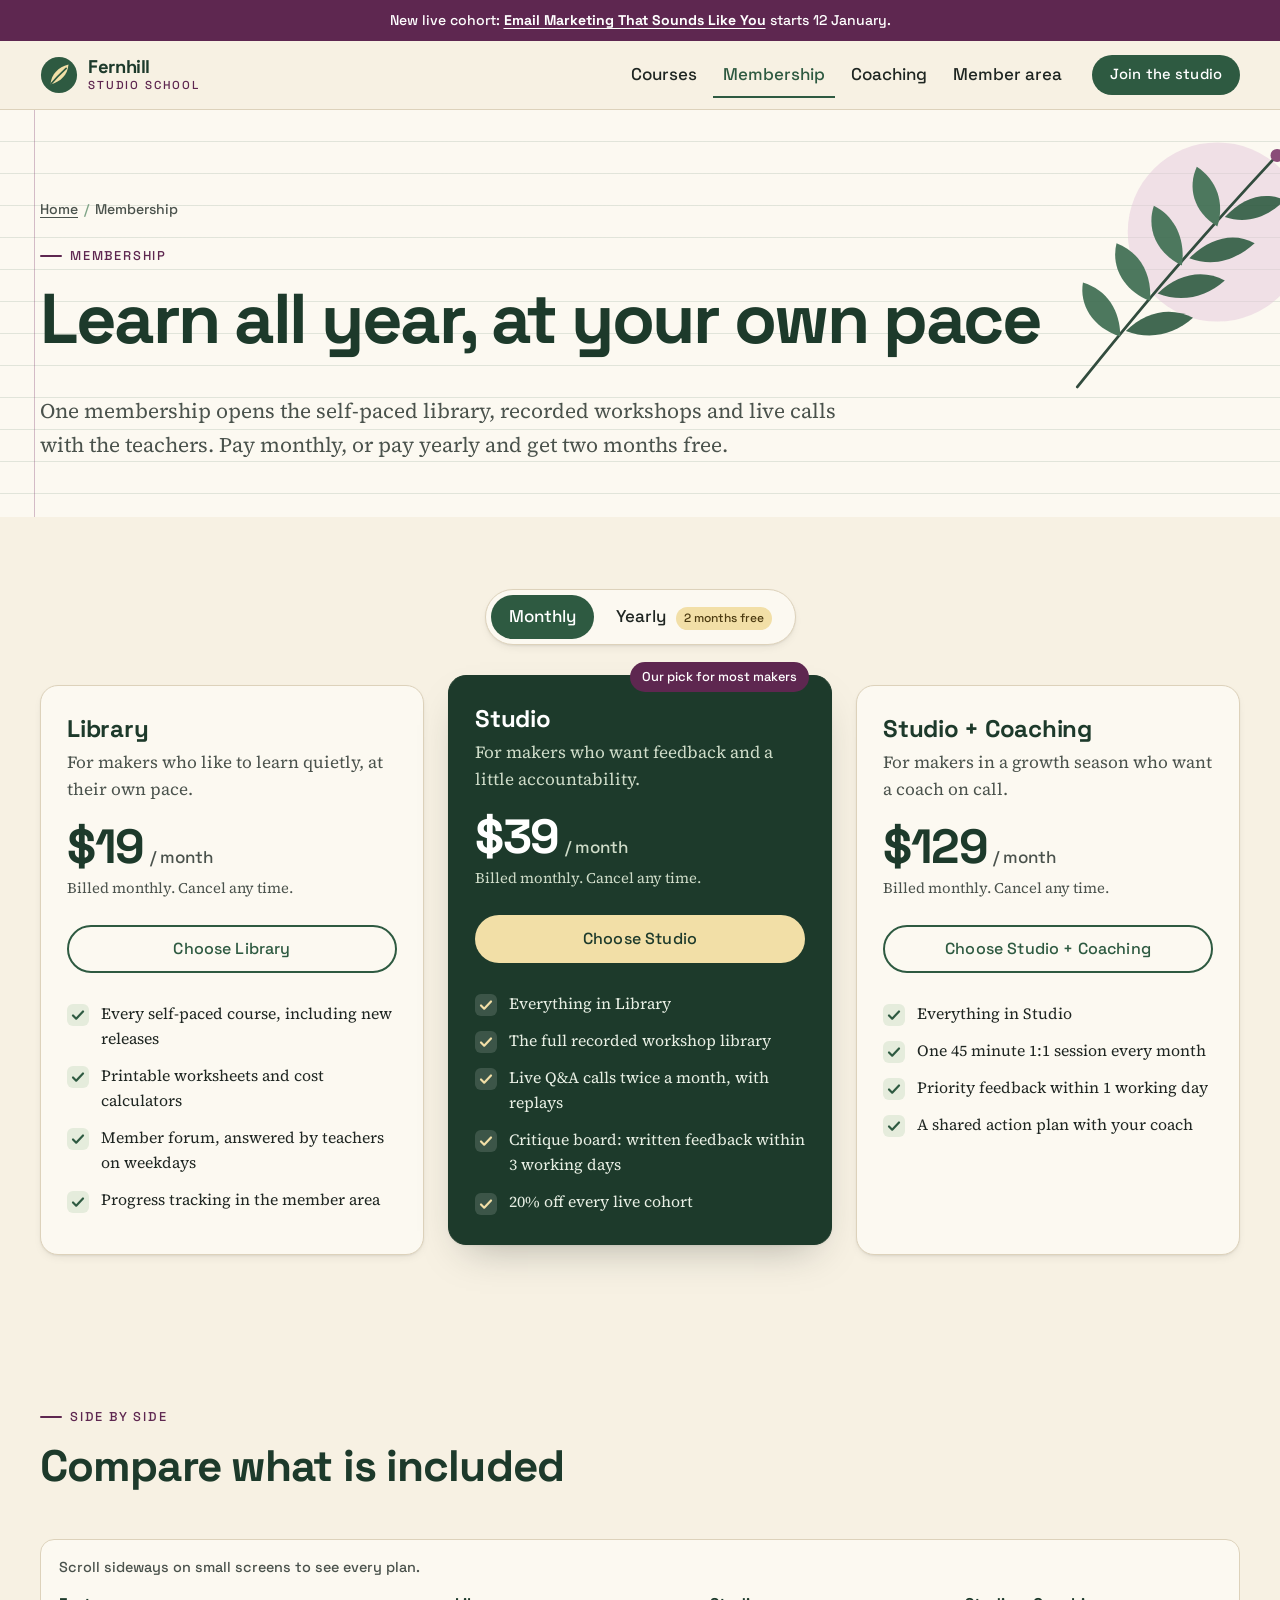
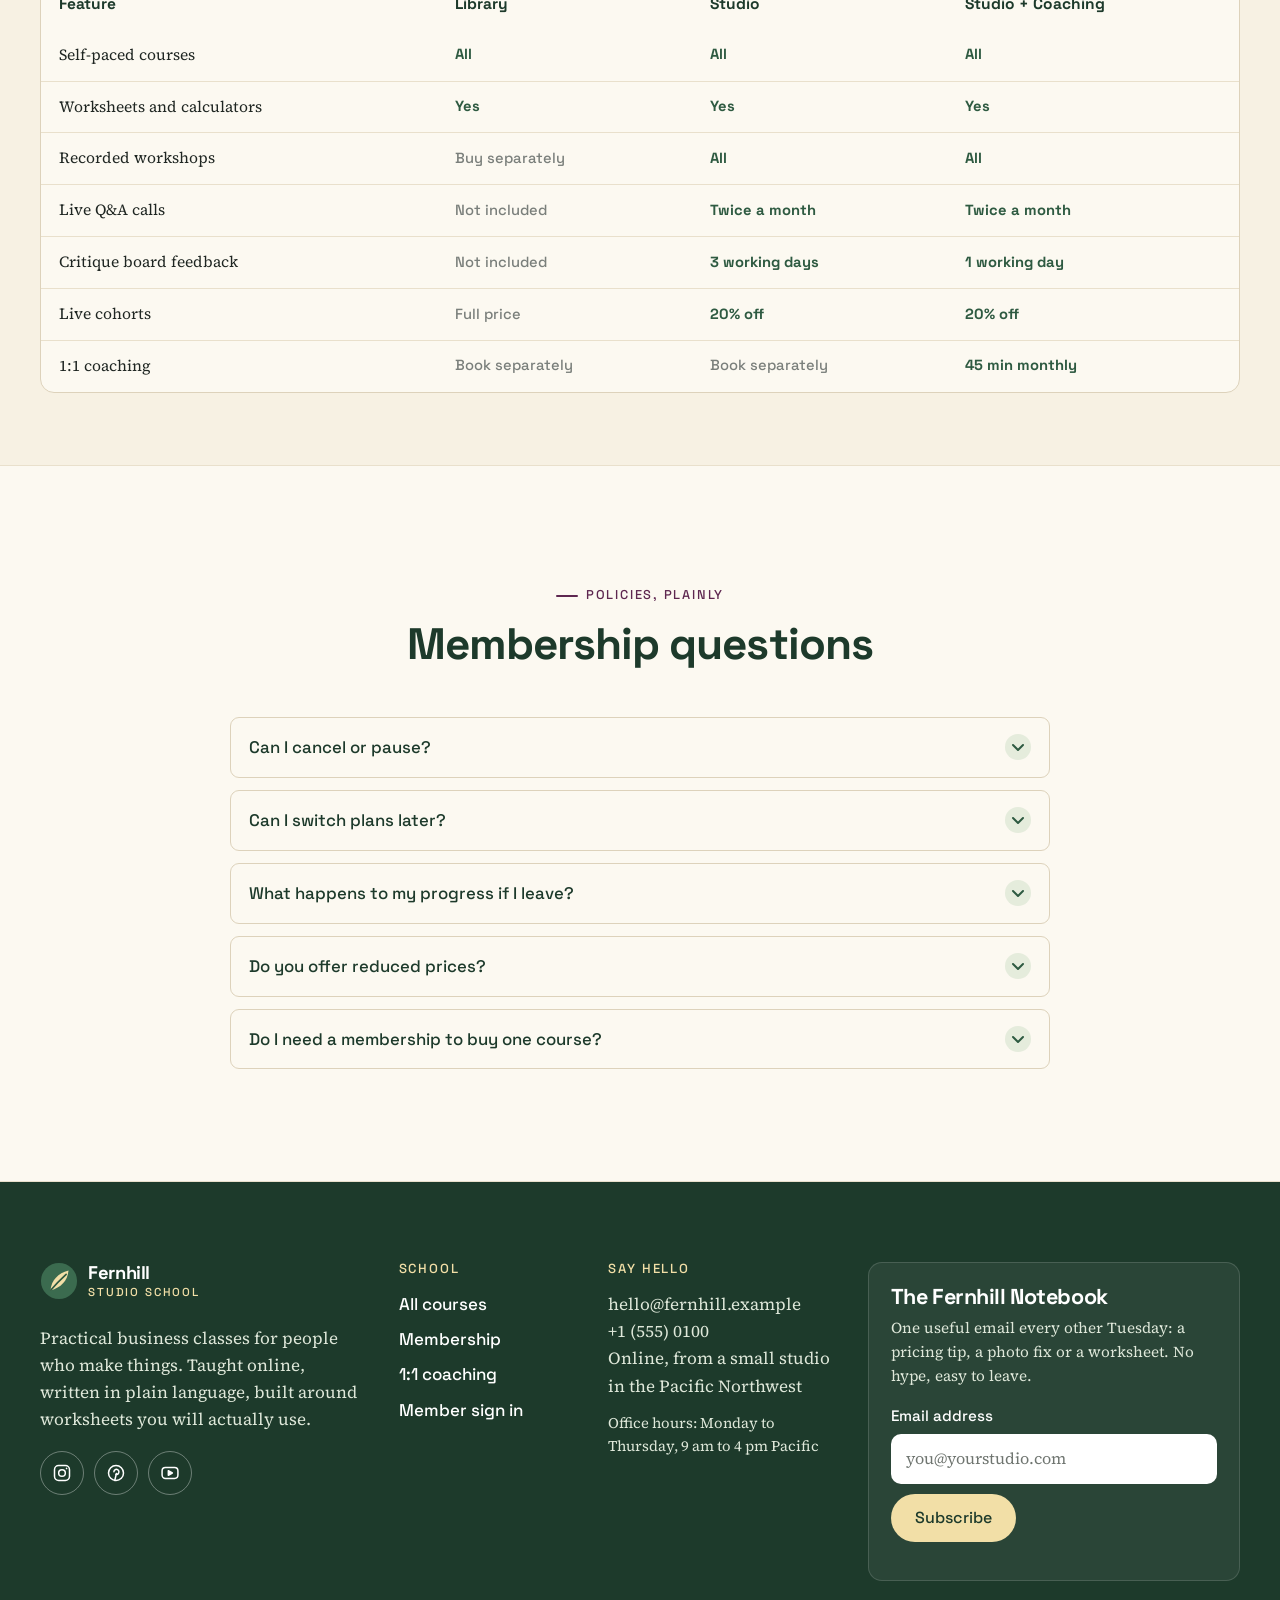
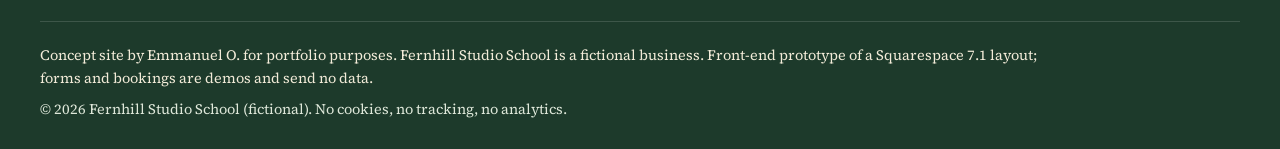
<file: membership.html>
<!doctype html>
<html lang="en" class="no-js">
<head>
  <meta charset="utf-8">
  <meta name="viewport" content="width=device-width, initial-scale=1">
  <title>Membership plans | Fernhill Studio School</title>
  <meta name="description" content="Join the Fernhill studio: every self-paced course, live workshops and member Q&A calls, billed monthly or yearly.">
  <meta property="og:type" content="website">
  <meta property="og:site_name" content="Fernhill Studio School (concept)">
  <meta property="og:title" content="Membership plans | Fernhill Studio School">
  <meta property="og:description" content="Join the Fernhill studio: every self-paced course, live workshops and member Q&A calls, billed monthly or yearly.">
  <meta name="theme-color" content="#2e5a41">
  <link rel="icon" href="favicon.svg" type="image/svg+xml">
  <link rel="stylesheet" href="styles.css">
</head>
<body>
  <a class="skip-link" href="#main">Skip to content</a>
  <div class="announcement">
    <p>New live cohort: <a href="course.html?course=email-marketing">Email Marketing That Sounds Like You</a> starts 12 January.</p>
  </div>
  <header class="site-header">
    <div class="wrap header-inner">
      <a class="brand" href="index.html">
        <svg class="brand-mark" viewBox="0 0 40 40" aria-hidden="true" focusable="false"><circle cx="20" cy="20" r="19" fill="currentColor"/><path d="M11 30c1-11 8-18 19-21-1 11-8 18-19 21z" fill="#f2dfa7"/><path d="M11.5 29.5c5-6 10-11 16-16.5" fill="none" stroke="#2e5a41" stroke-width="1.8" stroke-linecap="round"/></svg>
        <span class="brand-name">Fernhill <span>Studio School</span></span>
      </a>
      <button class="nav-toggle" type="button" aria-expanded="false" aria-controls="site-nav">
        <span class="nav-toggle-bars" aria-hidden="true"></span><span>Menu</span>
      </button>
      <nav id="site-nav" class="site-nav" aria-label="Main">
        <ul>
          <li><a href="courses.html">Courses</a></li>
          <li><a href="membership.html" aria-current="page">Membership</a></li>
          <li><a href="coaching.html">Coaching</a></li>
          <li><a href="members.html">Member area</a></li>
        </ul>
        <a class="btn btn-primary btn-sm header-cta" href="membership.html">Join the studio</a>
      </nav>
    </div>
  </header>

  <main id="main">
    <!-- Page header -->
    <section class="page-hero ruled" aria-labelledby="page-title">
      <img class="page-hero-leaf" src="leaf-sprig.svg" alt="" width="300" height="300">
      <div class="wrap">
        <nav class="breadcrumb" aria-label="Breadcrumb"><ol><li><a href="index.html">Home</a></li><li><span aria-current="page">Membership</span></li></ol></nav>
        <p class="eyebrow">Membership</p>
        <h1 id="page-title">Learn all year, at your own pace</h1>
        <p class="lede">One membership opens the self-paced library, recorded workshops and live calls with the teachers. Pay monthly, or pay yearly and get two months free.</p>
      </div>
    </section>

    <!-- Pricing plans (Squarespace: Member Areas with pricing plans; this layout
         is a pricing section with three cards and a billing toggle) -->
    <section class="section-tight" aria-labelledby="plans-title">
      <div class="wrap">
        <h2 id="plans-title" class="visually-hidden">Plans and prices</h2>
        <div class="billing-wrap">
          <div class="billing-toggle" role="group" aria-label="Billing period">
            <button type="button" data-billing="monthly" aria-pressed="true">Monthly</button>
            <button type="button" data-billing="yearly" aria-pressed="false">Yearly <span class="save-badge">2 months free</span></button>
          </div>
        </div>
        <div class="plans">
          <article class="plan" aria-labelledby="plan-library">
            <h3 id="plan-library">Library</h3>
            <p class="plan-for">For makers who like to learn quietly, at their own pace.</p>
            <p class="plan-price"><span class="amount" data-monthly="19" data-yearly="190">$19</span><span class="per">/ month</span></p>
            <p class="plan-billing">Billed monthly. Cancel any time.</p>
            <button class="btn btn-outline btn-block" type="button" data-checkout data-item="Library membership" data-price="$19 a month" data-note="Monthly billing">Choose Library</button>
            <ul class="checklist">
              <li>Every self-paced course, including new releases</li>
              <li>Printable worksheets and cost calculators</li>
              <li>Member forum, answered by teachers on weekdays</li>
              <li>Progress tracking in the member area</li>
            </ul>
          </article>
          <article class="plan plan-featured" aria-labelledby="plan-studio">
            <span class="plan-badge">Our pick for most makers</span>
            <h3 id="plan-studio">Studio</h3>
            <p class="plan-for">For makers who want feedback and a little accountability.</p>
            <p class="plan-price"><span class="amount" data-monthly="39" data-yearly="390">$39</span><span class="per">/ month</span></p>
            <p class="plan-billing">Billed monthly. Cancel any time.</p>
            <button class="btn btn-primary btn-block" type="button" data-checkout data-item="Studio membership" data-price="$39 a month" data-note="Monthly billing">Choose Studio</button>
            <ul class="checklist">
              <li>Everything in Library</li>
              <li>The full recorded workshop library</li>
              <li>Live Q&amp;A calls twice a month, with replays</li>
              <li>Critique board: written feedback within 3 working days</li>
              <li>20% off every live cohort</li>
            </ul>
          </article>
          <article class="plan" aria-labelledby="plan-coaching">
            <h3 id="plan-coaching">Studio + Coaching</h3>
            <p class="plan-for">For makers in a growth season who want a coach on call.</p>
            <p class="plan-price"><span class="amount" data-monthly="129" data-yearly="1290">$129</span><span class="per">/ month</span></p>
            <p class="plan-billing">Billed monthly. Cancel any time.</p>
            <button class="btn btn-outline btn-block" type="button" data-checkout data-item="Studio + Coaching membership" data-price="$129 a month" data-note="Monthly billing">Choose Studio + Coaching</button>
            <ul class="checklist">
              <li>Everything in Studio</li>
              <li>One 45 minute 1:1 session every month</li>
              <li>Priority feedback within 1 working day</li>
              <li>A shared action plan with your coach</li>
            </ul>
          </article>
        </div>
      </div>
    </section>

    <!-- Comparison table -->
    <section class="section-tight" aria-labelledby="compare-title">
      <div class="wrap">
        <div class="section-head">
          <p class="eyebrow">Side by side</p>
          <h2 id="compare-title">Compare what is included</h2>
        </div>
        <div class="compare-wrap" role="region" aria-labelledby="compare-title" tabindex="0">
          <table class="compare">
            <caption>Scroll sideways on small screens to see every plan.</caption>
            <thead>
              <tr><th scope="col">Feature</th><th scope="col">Library</th><th scope="col">Studio</th><th scope="col">Studio + Coaching</th></tr>
            </thead>
            <tbody>
              <tr><th scope="row">Self-paced courses</th><td class="yes">All</td><td class="yes">All</td><td class="yes">All</td></tr>
              <tr><th scope="row">Worksheets and calculators</th><td class="yes">Yes</td><td class="yes">Yes</td><td class="yes">Yes</td></tr>
              <tr><th scope="row">Recorded workshops</th><td class="no">Buy separately</td><td class="yes">All</td><td class="yes">All</td></tr>
              <tr><th scope="row">Live Q&amp;A calls</th><td class="no">Not included</td><td class="yes">Twice a month</td><td class="yes">Twice a month</td></tr>
              <tr><th scope="row">Critique board feedback</th><td class="no">Not included</td><td class="yes">3 working days</td><td class="yes">1 working day</td></tr>
              <tr><th scope="row">Live cohorts</th><td class="no">Full price</td><td class="yes">20% off</td><td class="yes">20% off</td></tr>
              <tr><th scope="row">1:1 coaching</th><td class="no">Book separately</td><td class="no">Book separately</td><td class="yes">45 min monthly</td></tr>
            </tbody>
          </table>
        </div>
      </div>
    </section>

    <!-- FAQ and policies -->
    <section class="section section-paper" aria-labelledby="mfaq-title">
      <div class="wrap-narrow">
        <div class="section-head center">
          <p class="eyebrow">Policies, plainly</p>
          <h2 id="mfaq-title">Membership questions</h2>
        </div>
        <div class="faq">
          <details><summary>Can I cancel or pause?</summary><div><p>Yes. Cancel from your account page in two clicks and keep access until the end of the period you paid for. You can also pause for up to three months a year.</p></div></details>
          <details><summary>Can I switch plans later?</summary><div><p>Any time. Upgrades start straight away and we credit the unused part of your current plan. Downgrades start at your next billing date.</p></div></details>
          <details><summary>What happens to my progress if I leave?</summary><div><p>We keep your progress and worksheets for 12 months, so you can pick up where you left off if you come back.</p></div></details>
          <details><summary>Do you offer reduced prices?</summary><div><p>We keep a number of reduced-price Library seats each quarter for makers on a low income. Email hello@fernhill.example and tell us a little about your work. No proof needed.</p></div></details>
          <details><summary>Do I need a membership to buy one course?</summary><div><p>No. Every course can be bought on its own from the <a href="courses.html">catalogue</a>. Membership simply works out cheaper if you take two or more.</p></div></details>
        </div>
      </div>
    </section>

    <!-- Demo checkout dialog (no payment fields; nothing is charged or sent) -->
    <dialog id="checkout" class="modal" aria-labelledby="checkout-title">
      <div class="modal-head">
        <div>
          <p class="eyebrow">Demo sign-up</p>
          <h2 id="checkout-title" data-co="item">Studio membership</h2>
        </div>
        <button class="modal-close" type="button" data-close aria-label="Close sign-up">
          <svg viewBox="0 0 24 24" fill="none" stroke="currentColor" stroke-width="2.4" stroke-linecap="round" aria-hidden="true" focusable="false"><path d="M6 6l12 12M18 6L6 18"/></svg>
        </button>
      </div>
      <div class="modal-body">
        <div class="demo-note">
          <svg viewBox="0 0 24 24" fill="none" stroke="currentColor" stroke-width="2" stroke-linecap="round" aria-hidden="true" focusable="false"><circle cx="12" cy="12" r="9"/><path d="M12 8v5M12 16.5v.5"/></svg>
          <p><strong>Nothing is charged.</strong> This sign-up is a front-end demo. It never asks for card details and nothing leaves this page.</p>
        </div>
        <form id="checkout-form" novalidate>
          <div class="order-summary" aria-label="Order summary">
            <div class="order-row"><span data-co="item">Studio membership</span><span data-co="price">$39 a month</span></div>
            <div class="order-row small muted"><span data-co="note">Monthly billing</span></div>
            <div class="order-row total"><span>Due today</span><span data-co="price">$39 a month</span></div>
          </div>
          <div class="field">
            <label for="co-name">Full name</label>
            <input type="text" id="co-name" name="co-name" autocomplete="name" required aria-describedby="co-name-error" data-error="Please enter your name.">
            <p class="error-msg" id="co-name-error"></p>
          </div>
          <div class="field">
            <label for="co-email">Email for your receipt and login</label>
            <input type="email" id="co-email" name="co-email" autocomplete="email" required aria-describedby="co-email-error" data-error="Enter an email address like name@example.com.">
            <p class="error-msg" id="co-email-error"></p>
          </div>
          <div class="pay-placeholder">
            <strong>Payment step</strong>
            <span>On the live site this is Squarespace Member Areas checkout, with recurring billing handled by Squarespace. This concept never asks for payment details.</span>
          </div>
          <div class="field">
            <label class="check" for="co-terms"><input type="checkbox" id="co-terms" name="co-terms" required aria-describedby="co-terms-error" data-error="Please tick this box to continue."><span>I understand this is a demo and nothing will be charged.</span></label>
            <p class="error-msg" id="co-terms-error"></p>
          </div>
          <button class="btn btn-plum btn-block" type="submit">Start demo membership</button>
          <button class="btn btn-ghost btn-block" type="button" data-close>Cancel</button>
        </form>
        <div class="success-panel" id="checkout-done" hidden>
          <h3 tabindex="-1">Welcome to the studio, <span id="co-first-name">friend</span>. (Demo)</h3>
          <p>On a live site, a welcome email would go to <strong id="co-sent-to">your inbox</strong>. Here, nothing was charged, sent or stored.</p>
          <div class="btn-row">
            <a class="btn btn-primary btn-sm" href="members.html">Open the member area demo</a>
            <button class="btn btn-ghost btn-sm" type="button" data-close>Close</button>
          </div>
        </div>
      </div>
    </dialog>
  </main>

  <footer class="site-footer">
    <div class="wrap footer-inner">
      <div class="footer-brand">
        <a class="brand" href="index.html">
          <svg class="brand-mark" viewBox="0 0 40 40" aria-hidden="true" focusable="false"><circle cx="20" cy="20" r="19" fill="currentColor"/><path d="M11 30c1-11 8-18 19-21-1 11-8 18-19 21z" fill="#f2dfa7"/><path d="M11.5 29.5c5-6 10-11 16-16.5" fill="none" stroke="#2e5a41" stroke-width="1.8" stroke-linecap="round"/></svg>
          <span class="brand-name">Fernhill <span>Studio School</span></span>
        </a>
        <p>Practical business classes for people who make things. Taught online, written in plain language, built around worksheets you will actually use.</p>
        <ul class="social">
          <li><a href="#" aria-label="Fernhill on Instagram (placeholder link)"><svg viewBox="0 0 24 24" fill="none" stroke="currentColor" stroke-width="1.8" aria-hidden="true" focusable="false"><rect x="3" y="3" width="18" height="18" rx="5"/><circle cx="12" cy="12" r="4"/><circle cx="17.5" cy="6.5" r="1" fill="currentColor" stroke="none"/></svg></a></li>
          <li><a href="#" aria-label="Fernhill on Pinterest (placeholder link)"><svg viewBox="0 0 24 24" fill="none" stroke="currentColor" stroke-width="1.8" stroke-linecap="round" aria-hidden="true" focusable="false"><circle cx="12" cy="12" r="9"/><path d="M10.5 21l2-8.5M9.5 10.5a3 3 0 1 1 5.6 1.6c-.7 1.3-2.2 2-3.4 1.4"/></svg></a></li>
          <li><a href="#" aria-label="Fernhill on YouTube (placeholder link)"><svg viewBox="0 0 24 24" fill="none" stroke="currentColor" stroke-width="1.8" stroke-linejoin="round" aria-hidden="true" focusable="false"><rect x="2.5" y="5.5" width="19" height="13" rx="4"/><path d="M10 9.2v5.6l4.8-2.8z" fill="currentColor"/></svg></a></li>
        </ul>
      </div>
      <div class="footer-col">
        <h2 class="footer-heading">School</h2>
        <ul>
          <li><a href="courses.html">All courses</a></li>
          <li><a href="membership.html">Membership</a></li>
          <li><a href="coaching.html">1:1 coaching</a></li>
          <li><a href="members.html">Member sign in</a></li>
        </ul>
      </div>
      <div class="footer-col">
        <h2 class="footer-heading">Say hello</h2>
        <p>hello@fernhill.example<br>+1 (555) 0100<br>Online, from a small studio in the Pacific Northwest</p>
        <p class="small" style="margin-top:12px">Office hours: Monday to Thursday, 9 am to 4 pm Pacific</p>
      </div>
      <div class="newsletter">
        <h2>The Fernhill Notebook</h2>
        <p>One useful email every other Tuesday: a pricing tip, a photo fix or a worksheet. No hype, easy to leave.</p>
        <form class="newsletter-form" data-demo-form="#nl-done" novalidate>
          <div class="field">
            <label for="nl-email">Email address</label>
            <div class="inline-form">
              <input type="email" id="nl-email" name="email" autocomplete="email" required aria-describedby="nl-email-error" data-error="Enter an email address like name@example.com." placeholder="you@yourstudio.com">
              <button class="btn" type="submit">Subscribe</button>
            </div>
            <p class="error-msg" id="nl-email-error" aria-live="polite"></p>
          </div>
        </form>
        <div class="success-panel" id="nl-done" tabindex="-1" hidden>
          <h3>You are on the list (demo)</h3>
          <p>This is a concept site, so nothing was sent and no address was stored. On the live site this would be a Squarespace Newsletter block connected to Email Campaigns.</p>
        </div>
      </div>
    </div>
    <div class="wrap footer-bottom">
      <p class="disclosure">Concept site by Emmanuel O. for portfolio purposes. Fernhill Studio School is a fictional business. Front-end prototype of a Squarespace 7.1 layout; forms and bookings are demos and send no data.</p>
      <p>&copy; 2026 Fernhill Studio School (fictional). No cookies, no tracking, no analytics.</p>
    </div>
  </footer>
  <script src="app.js" defer></script>
</body>
</html>
</file>
<file: styles.css>
/* ==========================================================================
   Fernhill Studio School: concept stylesheet
   Mirrors a Squarespace 7.1 site: global site styles, header, sections,
   blocks and footer. Mobile first. No external requests.
   ========================================================================== */

/* ---------- Fonts (Fontsource, SIL OFL 1.1, latin subset) ---------- */
@font-face { font-family: "Space Grotesk"; font-style: normal; font-weight: 500; font-display: swap; src: url("space-grotesk-latin-500-normal.woff2") format("woff2"); }
@font-face { font-family: "Space Grotesk"; font-style: normal; font-weight: 700; font-display: swap; src: url("space-grotesk-latin-700-normal.woff2") format("woff2"); }
@font-face { font-family: "Source Serif 4"; font-style: normal; font-weight: 400; font-display: swap; src: url("source-serif-4-latin-400-normal.woff2") format("woff2"); }
@font-face { font-family: "Source Serif 4"; font-style: italic; font-weight: 400; font-display: swap; src: url("source-serif-4-latin-400-italic.woff2") format("woff2"); }
@font-face { font-family: "Source Serif 4"; font-style: normal; font-weight: 600; font-display: swap; src: url("source-serif-4-latin-600-normal.woff2") format("woff2"); }

/* ---------- Design tokens (Squarespace "site styles") ---------- */
:root {
  --fern-900: #1d3a2b;
  --fern-700: #2e5a41;
  --fern-600: #3b6b4f;
  --fern-400: #7fa487;
  --fern-200: #cfddc6;
  --fern-100: #e5ecdc;
  --cream: #f7f1e3;
  --paper: #fcf9f1;
  --cream-deep: #efe5cf;
  --plum-700: #5e2750;
  --plum-500: #7e3a6c;
  --plum-200: #e3c7da;
  --plum-100: #f3e6ee;
  --butter: #f2dfa7;
  --butter-soft: #f8edcb;
  --ink: #1f2622;
  --ink-soft: #4a524c;
  --line: #ddd2bb;
  --line-soft: #e9e0cc;
  --error: #9c2f2f;
  --radius: 14px;
  --radius-sm: 9px;
  --shadow-sm: 0 1px 2px rgba(31, 38, 34, .06), 0 4px 12px -6px rgba(31, 38, 34, .18);
  --shadow: 0 1px 2px rgba(31, 38, 34, .05), 0 18px 40px -18px rgba(31, 38, 34, .35);
  --font-head: "Space Grotesk", "Segoe UI", system-ui, sans-serif;
  --font-body: "Source Serif 4", Georgia, "Times New Roman", serif;
  --gutter: 16px;
  --header-h: 68px;
}

/* ---------- Base ---------- */
*, *::before, *::after { box-sizing: border-box; }
html { -webkit-text-size-adjust: 100%; scroll-padding-top: calc(var(--header-h) + 16px); }
html:has(dialog[open]) { overflow: hidden; }
body {
  margin: 0;
  background: var(--cream);
  color: var(--ink);
  font-family: var(--font-body);
  font-size: 1.0625rem;
  line-height: 1.6;
  overflow-x: hidden;
  text-rendering: optimizeLegibility;
}
img, svg { display: block; max-width: 100%; }
img { height: auto; }
[hidden] { display: none !important; }
h1, h2, h3, h4 { font-family: var(--font-head); font-weight: 700; line-height: 1.12; letter-spacing: -0.02em; margin: 0 0 .5em; color: var(--fern-900); }
h1 { font-size: clamp(2.3rem, 7vw, 4.4rem); letter-spacing: -0.035em; }
h2 { font-size: clamp(1.75rem, 4.2vw, 2.75rem); }
h3 { font-size: clamp(1.2rem, 2.2vw, 1.4rem); letter-spacing: -0.01em; }
p { margin: 0 0 1em; }
a { color: var(--fern-700); text-decoration-thickness: 1px; text-underline-offset: 3px; }
a:hover { color: var(--plum-700); }
strong { font-weight: 600; }
ul, ol { margin: 0 0 1em; padding-left: 1.2em; }
button, input, select, textarea { font: inherit; color: inherit; }
::selection { background: var(--butter); color: var(--ink); }

:focus-visible { outline: 3px solid var(--plum-500); outline-offset: 3px; border-radius: 4px; }
input:focus-visible, select:focus-visible, textarea:focus-visible { outline-offset: 1px; }

.skip-link { position: absolute; left: 12px; top: -60px; z-index: 100; background: var(--fern-900); color: #fff; padding: 10px 16px; border-radius: 8px; font-family: var(--font-head); text-decoration: none; }
.skip-link:focus { top: 12px; color: #fff; }
.visually-hidden { position: absolute !important; width: 1px; height: 1px; padding: 0; margin: -1px; overflow: hidden; clip: rect(0 0 0 0); white-space: nowrap; border: 0; }

.wrap { width: min(100% - 2 * var(--gutter), 1200px); margin-inline: auto; }
.wrap-narrow { width: min(100% - 2 * var(--gutter), 820px); margin-inline: auto; }

/* Eyebrow labels read like notebook tabs: "Chapter 01", "Page 2" */
.eyebrow { display: inline-flex; align-items: center; gap: 8px; font-family: var(--font-head); font-weight: 500; font-size: .8rem; letter-spacing: .14em; text-transform: uppercase; color: var(--plum-700); margin: 0 0 14px; }
.eyebrow::before { content: ""; width: 22px; height: 2px; background: currentColor; border-radius: 2px; }
.lede { font-size: clamp(1.1rem, 2.2vw, 1.3rem); color: var(--ink-soft); max-width: 40em; }
.mark { background: linear-gradient(transparent 60%, var(--butter) 60%, var(--butter) 92%, transparent 92%); padding: 0 .08em; }
.muted { color: var(--ink-soft); }
.small { font-size: .92rem; }

/* ---------- Buttons ---------- */
.btn { display: inline-flex; align-items: center; justify-content: center; gap: 8px; min-height: 48px; padding: 12px 22px; border-radius: 999px; border: 2px solid transparent; font-family: var(--font-head); font-weight: 500; font-size: 1rem; letter-spacing: .01em; line-height: 1.1; text-decoration: none; cursor: pointer; transition: background-color .2s, color .2s, border-color .2s, transform .2s; }
.btn:hover { transform: translateY(-1px); }
.btn-primary { background: var(--fern-700); color: #fff; }
.btn-primary:hover { background: var(--fern-900); color: #fff; }
.btn-plum { background: var(--plum-700); color: #fff; }
.btn-plum:hover { background: #4a1e3f; color: #fff; }
.btn-outline { border-color: var(--fern-700); color: var(--fern-700); background: transparent; }
.btn-outline:hover { background: var(--fern-700); color: #fff; }
.btn-ghost { background: transparent; color: var(--fern-700); padding-inline: 6px; min-height: 44px; text-decoration: underline; text-underline-offset: 4px; }
.btn-ghost:hover { transform: none; color: var(--plum-700); }
.btn-block { width: 100%; }
.btn-sm { min-height: 40px; padding: 8px 16px; font-size: .92rem; }
.btn-row { display: flex; flex-wrap: wrap; gap: 12px; align-items: center; }

/* ---------- Announcement bar ---------- */
.announcement { background: var(--plum-700); color: #fff; font-family: var(--font-head); font-size: .88rem; text-align: center; padding: 9px var(--gutter); }
.announcement p { margin: 0; }
.announcement a { color: #fff; font-weight: 700; }
.announcement a:hover { color: var(--butter); }

/* ---------- Header ---------- */
.site-header { position: sticky; top: 0; z-index: 50; background: rgba(247, 241, 227, .94); backdrop-filter: blur(8px); border-bottom: 1px solid var(--line); }
.header-inner { display: flex; align-items: center; justify-content: space-between; gap: 16px; min-height: var(--header-h); }
.brand { display: inline-flex; align-items: center; gap: 10px; text-decoration: none; color: var(--fern-900); }
.brand:hover { color: var(--fern-900); }
.brand-mark { width: 38px; height: 38px; flex: none; }
.brand-name { font-family: var(--font-head); font-weight: 700; font-size: 1.15rem; letter-spacing: -0.02em; line-height: 1; }
.brand-name span { display: block; font-weight: 500; font-size: .72rem; letter-spacing: .16em; text-transform: uppercase; color: var(--plum-700); margin-top: 4px; }

.nav-toggle { display: none; align-items: center; gap: 10px; min-height: 44px; padding: 8px 14px; border: 1.5px solid var(--fern-700); border-radius: 999px; background: transparent; color: var(--fern-900); font-family: var(--font-head); font-weight: 500; cursor: pointer; }
.nav-toggle-bars, .nav-toggle-bars::before, .nav-toggle-bars::after { display: block; width: 18px; height: 2px; background: currentColor; border-radius: 2px; transition: transform .25s, opacity .25s; }
.nav-toggle-bars { position: relative; }
.nav-toggle-bars::before, .nav-toggle-bars::after { content: ""; position: absolute; left: 0; }
.nav-toggle-bars::before { top: -6px; }
.nav-toggle-bars::after { top: 6px; }
.nav-toggle[aria-expanded="true"] .nav-toggle-bars { background: transparent; }
.nav-toggle[aria-expanded="true"] .nav-toggle-bars::before { transform: translateY(6px) rotate(45deg); }
.nav-toggle[aria-expanded="true"] .nav-toggle-bars::after { transform: translateY(-6px) rotate(-45deg); }

.site-nav { display: flex; flex-wrap: wrap; align-items: center; gap: 8px 20px; }
.site-nav ul { display: flex; flex-wrap: wrap; gap: 4px 6px; list-style: none; margin: 0; padding: 0; }
.site-nav a:not(.btn) { display: inline-block; padding: 10px 10px; font-family: var(--font-head); font-weight: 500; color: var(--ink); text-decoration: none; border-radius: 8px; }
.site-nav a:not(.btn):hover { color: var(--plum-700); background: var(--cream-deep); }
.site-nav a[aria-current="page"] { color: var(--fern-700); box-shadow: inset 0 -2px 0 var(--fern-700); border-radius: 0; }

/* Mobile nav only collapses when JS is available to open it */
@media (max-width: 899.98px) {
  .js .nav-toggle { display: inline-flex; }
  .js .site-nav { display: none; position: absolute; left: 0; right: 0; top: 100%; padding: 12px var(--gutter) 22px; background: var(--paper); border-bottom: 1px solid var(--line); box-shadow: var(--shadow); flex-direction: column; align-items: stretch; }
  .js .site-nav.is-open { display: flex; }
  .js .site-nav ul { flex-direction: column; }
  .js .site-nav a:not(.btn) { display: block; padding: 14px 8px; font-size: 1.1rem; border-bottom: 1px solid var(--line-soft); border-radius: 0; }
  .js .site-nav a[aria-current="page"] { box-shadow: inset 3px 0 0 var(--fern-700); padding-left: 14px; }
  .js .site-nav .header-cta { margin-top: 10px; }
  .no-js .header-inner { flex-wrap: wrap; padding-block: 10px; }
}

/* ---------- Sections (Squarespace page sections) ---------- */
.section { padding-block: clamp(56px, 9vw, 112px); position: relative; }
.section-tight { padding-block: clamp(40px, 6vw, 72px); }
.section-paper { background: var(--paper); border-block: 1px solid var(--line-soft); }
.section-fern { background: var(--fern-900); color: #eef3ea; }
.section-fern h2, .section-fern h3 { color: #fff; }
.section-fern .eyebrow { color: var(--butter); }
.section-fern a:not(.btn) { color: #fff; }
.section-plum { background: var(--plum-100); }
.section-head { max-width: 760px; margin-bottom: clamp(28px, 4vw, 48px); }
.section-head.center { margin-inline: auto; text-align: center; }
.section-head.center .eyebrow { justify-content: center; }
.section-head p:last-child { margin-bottom: 0; }

/* Ruled notebook paper, with a plum margin line */
.ruled {
  background-color: var(--paper);
  background-image:
    linear-gradient(to right, transparent 34px, rgba(126, 58, 108, .32) 34px, rgba(126, 58, 108, .32) 35.5px, transparent 35.5px),
    repeating-linear-gradient(to bottom, transparent 0, transparent 31px, rgba(46, 90, 65, .13) 31px, rgba(46, 90, 65, .13) 32px);
}

/* Page header block used on inner pages */
.page-hero { padding-block: clamp(44px, 7vw, 88px) clamp(32px, 5vw, 56px); position: relative; overflow: hidden; }
.page-hero .lede { margin-bottom: 0; }
.page-hero-leaf { position: absolute; right: -40px; top: 10px; width: clamp(140px, 22vw, 280px); opacity: .9; pointer-events: none; }
@media (max-width: 639.98px) { .page-hero-leaf { opacity: .25; right: -70px; } }

.breadcrumb ol { display: flex; flex-wrap: wrap; gap: 6px; list-style: none; padding: 0; margin: 0 0 18px; font-family: var(--font-head); font-size: .88rem; color: var(--ink-soft); }
.breadcrumb li + li::before { content: "/"; margin-right: 6px; color: var(--fern-400); }
.breadcrumb a { color: var(--ink-soft); }

/* ---------- Generic cards and grids ---------- */
.grid { display: grid; gap: clamp(16px, 2.4vw, 28px); }
.card { background-color: var(--paper); border: 1px solid var(--line); border-radius: var(--radius); padding: clamp(20px, 3vw, 30px); box-shadow: var(--shadow-sm); }
.card h3 { margin-bottom: .4em; }
.tape { position: relative; }
.tape::before { content: ""; position: absolute; top: -12px; left: 50%; width: 96px; height: 24px; transform: translateX(-50%) rotate(-3deg); background: rgba(242, 223, 167, .85); box-shadow: 0 1px 2px rgba(0, 0, 0, .06); }
.tape-plum::before { background: rgba(227, 199, 218, .9); }
.tape-sage::before { background: rgba(207, 221, 198, .95); }

.pill { display: inline-flex; align-items: center; gap: 6px; padding: 4px 11px; border-radius: 999px; background: var(--fern-100); color: var(--fern-900); font-family: var(--font-head); font-weight: 500; font-size: .8rem; line-height: 1.3; }
.pill-plum { background: var(--plum-100); color: var(--plum-700); }
.pill-butter { background: var(--butter-soft); color: #5a4512; }
.pill-line { background: transparent; border: 1px solid var(--line); color: var(--ink-soft); }

.checklist { list-style: none; padding: 0; margin: 0; display: grid; gap: 12px; }
.checklist li { position: relative; padding-left: 34px; }
.checklist li::before { content: ""; position: absolute; left: 0; top: .2em; width: 22px; height: 22px; border-radius: 6px; background: var(--fern-100) url("data:image/svg+xml,%3Csvg xmlns='http://www.w3.org/2000/svg' viewBox='0 0 22 22'%3E%3Cpath d='M6 11.5l3.2 3.2L16 7.5' fill='none' stroke='%232e5a41' stroke-width='2.2' stroke-linecap='round' stroke-linejoin='round'/%3E%3C/svg%3E") center / 22px no-repeat; }

/* ---------- Forms (Squarespace Form block look) ---------- */
.field { display: grid; gap: 6px; margin-bottom: 16px; }
.field label, .field-label, legend { font-family: var(--font-head); font-weight: 500; font-size: .95rem; color: var(--ink); }
.field .hint { font-size: .88rem; color: var(--ink-soft); margin: 0; }
input[type="text"], input[type="email"], input[type="password"], input[type="search"], input[type="tel"], select, textarea {
  width: 100%; min-height: 48px; padding: 11px 14px; border: 1.5px solid #b9ad94; border-radius: 10px; background: #fff; color: var(--ink); font-size: 1rem;
}
textarea { min-height: 110px; resize: vertical; }
input::placeholder, textarea::placeholder { color: #6f7570; }
input[aria-invalid="true"], select[aria-invalid="true"], textarea[aria-invalid="true"] { border-color: var(--error); background: #fff8f7; }
.error-msg { color: var(--error); font-family: var(--font-head); font-size: .88rem; margin: 0; min-height: 0; }
.error-msg:empty { display: none; }
.check { display: flex; gap: 10px; align-items: flex-start; font-size: .98rem; cursor: pointer; }
.check input { width: 20px; height: 20px; margin: 3px 0 0; accent-color: var(--fern-700); flex: none; }
fieldset { border: 0; padding: 0; margin: 0 0 18px; min-width: 0; }
legend { padding: 0; margin-bottom: 10px; }

.demo-note { display: flex; gap: 12px; align-items: flex-start; padding: 14px 16px; border-radius: 12px; background: var(--butter-soft); border: 1px dashed #c9a94e; color: #4b3a10; font-size: .95rem; }
.demo-note svg { width: 22px; height: 22px; flex: none; margin-top: 2px; }
.demo-note p { margin: 0; }

.success-panel { padding: 22px; border-radius: var(--radius); background: var(--fern-100); border: 1px solid var(--fern-200); }
.success-panel h3 { color: var(--fern-900); }
.success-panel p:last-child { margin-bottom: 0; }

/* ---------- Footer ---------- */
.site-footer { background: var(--fern-900); color: #dfe8da; padding-top: clamp(48px, 7vw, 80px); }
.site-footer a { color: #fff; }
.site-footer a:hover { color: var(--butter); }
.footer-inner { display: grid; gap: 36px; padding-bottom: 40px; }
.footer-brand .brand { color: #fff; }
.footer-brand .brand-name span { color: var(--butter); }
.footer-brand p { margin: 16px 0 18px; max-width: 30em; }
.footer-heading { font-size: .82rem; letter-spacing: .14em; text-transform: uppercase; color: var(--butter); margin-bottom: 14px; font-weight: 500; }
.footer-col ul { list-style: none; padding: 0; margin: 0; display: grid; gap: 8px; }
.footer-col a { text-decoration: none; font-family: var(--font-head); }
.footer-col a:hover { text-decoration: underline; }
.footer-col p { margin: 0; }
.social { display: flex; gap: 10px; list-style: none; padding: 0; margin: 0; }
.social a { display: inline-grid; place-items: center; width: 44px; height: 44px; border-radius: 50%; border: 1.5px solid rgba(255, 255, 255, .35); }
.social a:hover { border-color: var(--butter); }
.social svg { width: 20px; height: 20px; }
.newsletter { background: rgba(255, 255, 255, .06); border: 1px solid rgba(255, 255, 255, .14); border-radius: var(--radius); padding: 22px; }
.newsletter h2 { font-size: 1.35rem; color: #fff; margin-bottom: 6px; }
.newsletter p { font-size: .95rem; }
.newsletter label { color: #fff; }
.newsletter .inline-form { display: flex; flex-wrap: wrap; gap: 10px; }
.newsletter input { flex: 1 1 200px; border-color: transparent; }
.newsletter .btn { flex: 0 0 auto; background: var(--butter); color: var(--fern-900); }
.newsletter .btn:hover { background: #fff; }
.newsletter .error-msg { color: #ffd2cc; }
.newsletter .success-panel { background: rgba(255, 255, 255, .1); border-color: rgba(255, 255, 255, .2); color: #fff; }
.newsletter .success-panel h3 { color: #fff; }
.footer-bottom { border-top: 1px solid rgba(255, 255, 255, .14); padding-block: 22px 28px; font-size: .9rem; display: grid; gap: 8px; }
.footer-bottom p { margin: 0; }
.disclosure { color: #f3ecd9; max-width: 72em; }

@media (min-width: 700px) {
  .footer-inner { grid-template-columns: 1.2fr .8fr 1fr; }
  .footer-inner .newsletter { grid-column: 1 / -1; }
}
@media (min-width: 1100px) {
  .footer-inner { grid-template-columns: 1.3fr .7fr .9fr 1.5fr; }
  .footer-inner .newsletter { grid-column: auto; }
}
@media (min-width: 640px) { :root { --gutter: 28px; } }
@media (min-width: 1100px) { :root { --gutter: 40px; } }

/* ==========================================================================
   Home page
   ========================================================================== */
.hero { position: relative; overflow: hidden; padding-block: clamp(40px, 7vw, 96px) clamp(56px, 8vw, 110px); }
.hero::before { content: ""; position: absolute; inset: auto -10% -45% 35%; height: 90%; background: radial-gradient(closest-side, rgba(207, 221, 198, .8), transparent); pointer-events: none; }
.hero-grid { position: relative; display: grid; gap: 48px; align-items: center; }
.hero-copy .lede { margin-bottom: 28px; }
.hero-facts { list-style: none; padding: 0; margin: 30px 0 0; display: flex; flex-wrap: wrap; gap: 10px 22px; font-family: var(--font-head); font-size: .95rem; color: var(--ink-soft); }
.hero-facts li { display: inline-flex; align-items: center; gap: 8px; }
.hero-facts svg { width: 20px; height: 20px; color: var(--fern-700); }

.hero-art { position: relative; min-height: 380px; max-width: 560px; width: 100%; justify-self: center; }
.notebook { position: relative; margin: 0 0 0 auto; width: 86%; min-height: 360px; border-radius: 10px 18px 18px 10px; border: 1px solid var(--line); box-shadow: var(--shadow); padding: 34px 26px 26px 54px; transform: rotate(2deg); }
.notebook::before { content: ""; position: absolute; left: 10px; top: 18px; bottom: 18px; width: 14px; background: radial-gradient(circle at 7px 7px, var(--fern-900) 0 3.5px, transparent 4px) 0 0 / 14px 26px repeat-y; }
.nb-label { font-family: var(--font-head); font-size: .78rem; letter-spacing: .14em; text-transform: uppercase; color: var(--plum-700); margin: 0 0 4px; }
.nb-title { font-family: var(--font-head); font-weight: 700; font-size: 1.45rem; line-height: 1.15; color: var(--fern-900); margin: 0 0 18px; max-width: 12em; }
.nb-sum { font-size: 1.02rem; line-height: 32px; margin: 0; font-style: italic; color: var(--ink); }
.nb-sum b { font-style: normal; font-family: var(--font-head); color: var(--plum-700); }
.nb-total { display: inline-block; margin-top: 6px; padding: 2px 10px; border: 2px solid var(--plum-500); border-radius: 40% 55% 45% 50%; font-family: var(--font-head); font-weight: 700; color: var(--plum-700); font-style: normal; }
.hero-fern { position: absolute; left: -11%; bottom: -8%; width: 46%; transform: rotate(-12deg); filter: drop-shadow(0 6px 10px rgba(29, 58, 43, .18)); }
.float-card { position: absolute; background: #fff; border: 1px solid var(--line); border-radius: 12px; box-shadow: var(--shadow); font-family: var(--font-head); }
.progress-card { right: -2%; bottom: 4%; width: 230px; padding: 14px 16px; transform: rotate(-2deg); }
.progress-card p { margin: 0 0 8px; font-size: .85rem; color: var(--ink-soft); }
.progress-card strong { display: block; color: var(--fern-900); font-size: .98rem; }
.sticky-note { left: 4%; top: -4%; width: 150px; padding: 16px 14px 14px; background: var(--butter); border: 0; transform: rotate(-6deg); font-size: .9rem; line-height: 1.3; color: #463709; }
.sticky-note b { display: block; font-size: 1.05rem; color: var(--fern-900); }
.price-tag { position: absolute; right: 6%; top: 8%; width: 92px; transform: rotate(14deg); }

.bar { height: 10px; border-radius: 99px; background: var(--fern-100); overflow: hidden; }
.bar span { display: block; height: 100%; width: 0; border-radius: inherit; background: linear-gradient(90deg, var(--fern-600), var(--fern-400)); transition: width .35s ease; }

.topic-grid { list-style: none; padding: 0; margin: 0; display: grid; gap: 14px; grid-template-columns: repeat(2, minmax(0, 1fr)); }
.topic-tile { display: grid; gap: 4px; height: 100%; padding: 18px; border-radius: var(--radius); background: var(--paper); border: 1px solid var(--line); text-decoration: none; color: var(--ink); transition: transform .2s, box-shadow .2s, border-color .2s; }
.topic-tile:hover { transform: translateY(-3px); box-shadow: var(--shadow-sm); border-color: var(--fern-400); color: var(--ink); }
.topic-tile svg { width: 40px; height: 40px; margin-bottom: 8px; color: var(--fern-700); }
.topic-name { font-family: var(--font-head); font-weight: 700; color: var(--fern-900); line-height: 1.2; }
.topic-count { font-size: .9rem; color: var(--ink-soft); }

.steps { list-style: none; padding: 0; margin: 0; counter-reset: step; }
.steps li { counter-increment: step; position: relative; }
.steps .card { height: 100%; padding-top: 38px; }
.steps .card::after { content: "0" counter(step); position: absolute; top: 18px; right: 22px; font-family: var(--font-head); font-weight: 700; font-size: 2.6rem; line-height: 1; color: var(--fern-200); }
.step-icon { width: 46px; height: 46px; color: var(--plum-700); margin-bottom: 14px; }

.split { display: grid; gap: clamp(28px, 5vw, 64px); align-items: center; }
.teaser-card { padding: clamp(24px, 4vw, 40px); }
.teaser-price { font-family: var(--font-head); font-size: clamp(2.4rem, 6vw, 3.4rem); font-weight: 700; color: var(--fern-900); line-height: 1; margin: 0 0 6px; }
.teaser-price span { font-size: 1rem; font-weight: 500; color: var(--ink-soft); }

.service-teasers { display: grid; gap: 18px; }
.service-teaser { display: flex; flex-direction: column; align-items: flex-start; gap: 8px; }
.service-teaser h3, .service-teaser p { margin: 0; }
.service-teaser p { margin-bottom: 10px; }
.service-teaser .btn { margin-top: auto; }

.faq { display: grid; gap: 12px; }
.faq details, .module { background: var(--paper); border: 1px solid var(--line); border-radius: var(--radius-sm); }
.faq summary, .module summary { list-style: none; cursor: pointer; display: flex; align-items: center; gap: 14px; padding: 16px 18px; font-family: var(--font-head); font-weight: 500; font-size: 1.05rem; color: var(--fern-900); border-radius: var(--radius-sm); }
.faq summary::-webkit-details-marker, .module summary::-webkit-details-marker { display: none; }
.faq summary::after, .module summary::after { content: ""; margin-left: auto; flex: none; width: 26px; height: 26px; border-radius: 50%; background: var(--fern-100) url("data:image/svg+xml,%3Csvg xmlns='http://www.w3.org/2000/svg' viewBox='0 0 26 26'%3E%3Cpath d='M8 11l5 5 5-5' fill='none' stroke='%232e5a41' stroke-width='2' stroke-linecap='round' stroke-linejoin='round'/%3E%3C/svg%3E") center / 26px no-repeat; transition: transform .25s; }
.faq details[open] summary::after, .module[open] summary::after { transform: rotate(180deg); }
.faq details > div { padding: 0 18px 18px; color: var(--ink-soft); }
.faq details > div p:last-child { margin-bottom: 0; }

/* ==========================================================================
   Course cards and catalogue
   ========================================================================== */
.course-grid { display: grid; gap: clamp(18px, 2.4vw, 26px); grid-template-columns: repeat(auto-fill, minmax(min(100%, 280px), 1fr)); }
.course-card { position: relative; display: flex; flex-direction: column; background: var(--paper); border: 1px solid var(--line); border-radius: var(--radius); overflow: hidden; box-shadow: var(--shadow-sm); transition: transform .2s, box-shadow .2s; }
.course-card:hover { transform: translateY(-4px); box-shadow: var(--shadow); }
.course-card:focus-within { box-shadow: 0 0 0 3px var(--plum-500), var(--shadow); }
.course-card h3 a::after { content: ""; position: absolute; inset: 0; }
.course-card h3 a { text-decoration: none; color: var(--fern-900); }
.course-card h3 a:focus-visible { outline: none; }
.course-cover { position: relative; aspect-ratio: 5 / 3; display: grid; place-items: center; overflow: hidden; }
.course-cover img { width: 100%; height: 100%; object-fit: cover; }
.cover-format { position: absolute; left: 12px; top: 12px; padding: 4px 10px; border-radius: 99px; background: rgba(252, 249, 241, .94); font-family: var(--font-head); font-weight: 500; font-size: .78rem; color: var(--fern-900); }
.cover-sage { background: linear-gradient(140deg, #dbe6d2, #c3d6bb); }
.cover-plum { background: linear-gradient(140deg, #efdde8, #dcc0d2); }
.cover-butter { background: linear-gradient(140deg, #f8ebc6, #eedb9f); }
.cover-cream { background: linear-gradient(140deg, #f3ead6, #e5d7b8); }
.cover-fern { background: linear-gradient(140deg, #3b6b4f, #234733); }
.course-body { display: flex; flex-direction: column; gap: 8px; padding: 18px 20px 20px; flex: 1; }
.course-body h3 { margin: 0; font-size: 1.18rem; }
.course-topic { margin: 0; font-family: var(--font-head); font-size: .78rem; letter-spacing: .12em; text-transform: uppercase; color: var(--plum-700); }
.course-summary { margin: 0; color: var(--ink-soft); font-size: .98rem; }
.course-meta { display: flex; flex-wrap: wrap; list-style: none; padding: 0; margin: 2px 0 0; font-family: var(--font-head); font-size: .84rem; color: var(--ink-soft); }
.course-meta li + li::before { content: "\00B7"; margin: 0 7px; color: var(--fern-400); font-weight: 700; }
.course-price { margin: auto 0 0; padding-top: 10px; display: flex; align-items: baseline; justify-content: space-between; gap: 10px; font-family: var(--font-head); font-weight: 700; font-size: 1.2rem; color: var(--fern-900); border-top: 1px dashed var(--line); }
.course-price span { font-weight: 500; font-size: .8rem; color: var(--ink-soft); text-align: right; }

.catalogue { display: grid; gap: 24px; align-items: start; }
.filter-toggle { display: none; justify-self: start; }
.filters { background: var(--paper); border: 1px solid var(--line); border-radius: var(--radius); padding: 22px; }
.filters fieldset { margin-bottom: 20px; }
.filters legend { font-size: .78rem; letter-spacing: .14em; text-transform: uppercase; color: var(--plum-700); }
.filters .field { margin-bottom: 18px; }
.filters-head { display: flex; align-items: center; justify-content: space-between; gap: 8px; margin-bottom: 14px; }
.filters-head h2 { font-size: 1.15rem; margin: 0; }
.chips { display: flex; flex-wrap: wrap; gap: 8px; }
.chip { position: relative; cursor: pointer; }
.chip input { position: absolute; opacity: 0; width: 100%; height: 100%; inset: 0; margin: 0; cursor: pointer; }
.chip span { display: inline-flex; align-items: center; gap: 6px; min-height: 40px; padding: 7px 12px; border-radius: 99px; border: 1.5px solid #c4b89e; background: #fff; font-family: var(--font-head); font-size: .9rem; color: var(--ink); transition: background-color .15s, border-color .15s; }
.chip span::before { content: ""; width: 8px; height: 8px; border-radius: 50%; border: 1.5px solid currentColor; opacity: .55; }
.chip:hover span { border-color: var(--fern-600); }
.chip input:checked + span { background: var(--fern-700); border-color: var(--fern-700); color: #fff; }
.chip input:checked + span::before { background: var(--butter); border-color: var(--butter); opacity: 1; }
.chip input:focus-visible + span { outline: 3px solid var(--plum-500); outline-offset: 2px; }
.results-bar { display: flex; flex-wrap: wrap; align-items: center; justify-content: space-between; gap: 12px; margin-bottom: 18px; }
.results-count { margin: 0; font-family: var(--font-head); font-weight: 500; color: var(--fern-900); }
.results-count b { color: var(--plum-700); }
.sort { display: flex; align-items: center; gap: 10px; font-family: var(--font-head); font-size: .92rem; }
.sort select { width: auto; min-height: 42px; padding-block: 6px; }
.empty-state { text-align: center; padding: 40px 20px; border: 1.5px dashed var(--line); border-radius: var(--radius); background: var(--paper); }
.empty-state svg { width: 64px; margin: 0 auto 12px; color: var(--fern-600); }
.starter-banner { display: grid; gap: 14px; align-items: center; padding: 20px 22px; border-radius: var(--radius); background: var(--plum-100); border: 1px solid var(--plum-200); }
.starter-banner p { margin: 0; }

@media (max-width: 899.98px) {
  .js .filter-toggle { display: inline-flex; }
  .js .filters:not(.is-open) { display: none; }
}
@media (min-width: 900px) {
  .catalogue { grid-template-columns: 290px minmax(0, 1fr); }
  .starter-banner { grid-template-columns: 1fr auto; }
}

/* ==========================================================================
   Course detail page
   ========================================================================== */
.course-hero { padding-block: clamp(32px, 5vw, 64px) clamp(36px, 5vw, 64px); border-bottom: 1px solid var(--line-soft); }
.course-hero-grid { display: grid; gap: 32px; align-items: center; }
.course-hero h1 { font-size: clamp(2.1rem, 5.4vw, 3.6rem); }
.course-facts { display: flex; flex-wrap: wrap; gap: 8px; list-style: none; padding: 0; margin: 20px 0; }
.course-facts li { display: block; padding: 7px 12px; border-radius: 10px; background: var(--paper); border: 1px solid var(--line); font-family: var(--font-head); font-size: .9rem; }
.course-facts b { color: var(--fern-900); }
.teacher-line { display: flex; align-items: center; gap: 12px; margin: 0; }
.avatar { display: inline-grid; place-items: center; width: 46px; height: 46px; flex: none; border-radius: 50%; background: var(--plum-700); color: #fff; font-family: var(--font-head); font-weight: 700; letter-spacing: .02em; }
.avatar-lg { width: 84px; height: 84px; font-size: 1.6rem; }
.course-hero-cover { border-radius: 18px; overflow: hidden; aspect-ratio: 5 / 3; box-shadow: var(--shadow); border: 1px solid var(--line); }
.course-hero-cover img { width: 100%; height: 100%; object-fit: cover; }
.notice { padding: 12px 16px; border-radius: 10px; background: var(--butter-soft); border: 1px solid #e3cc85; font-family: var(--font-head); font-size: .95rem; }

.course-layout { display: grid; gap: 40px; padding-block: clamp(40px, 6vw, 72px); align-items: start; }
.course-main > section { margin-bottom: clamp(44px, 6vw, 64px); }
.course-main > section:last-child { margin-bottom: 0; }
.course-main h2 { font-size: clamp(1.6rem, 3.4vw, 2.1rem); }
.learn-grid { grid-template-columns: 1fr; gap: 14px 28px; }
.curr-head { display: flex; flex-wrap: wrap; align-items: baseline; justify-content: space-between; gap: 6px 16px; }
.curr-head h2 { margin-bottom: 0; }
.curr-summary { margin: 6px 0 18px; font-family: var(--font-head); color: var(--ink-soft); }
.accordion { display: grid; gap: 10px; }
.module summary { flex-wrap: nowrap; }
.module-num { flex: none; display: inline-grid; place-items: center; width: 34px; height: 34px; border-radius: 9px; background: var(--fern-700); color: #fff; font-size: .9rem; }
.module-title { flex: 1; min-width: 0; }
.module-meta { flex: none; font-size: .85rem; color: var(--ink-soft); font-weight: 500; }
.lesson-list { list-style: none; margin: 0; padding: 0 18px 14px 66px; }
.lesson-list li { display: flex; justify-content: space-between; gap: 16px; padding: 9px 0; border-top: 1px dashed var(--line); font-size: .98rem; }
.lesson-time { flex: none; font-family: var(--font-head); font-size: .85rem; color: var(--ink-soft); }
.fit-grid { display: grid; gap: 18px; }
.fit-grid h3 { font-size: 1.1rem; }
.teacher-card { display: grid; gap: 18px; grid-template-columns: auto 1fr; align-items: start; }
.teacher-card p:last-child { margin-bottom: 0; }

.buy-card { padding: 26px; background: var(--paper); border: 1px solid var(--line); border-radius: 18px; box-shadow: var(--shadow); }
.buy-price { font-family: var(--font-head); font-weight: 700; font-size: 2.6rem; line-height: 1; color: var(--fern-900); margin: 4px 0 6px; }
.buy-card .checklist { margin: 20px 0; font-size: .97rem; }
.buy-card .btn + .btn { margin-top: 10px; }
.buy-note { font-size: .9rem; color: var(--ink-soft); margin: 14px 0 0; }

@media (min-width: 640px) {
  .learn-grid { grid-template-columns: 1fr 1fr; }
  .fit-grid { grid-template-columns: 1fr 1fr; }
}
@media (min-width: 900px) {
  .course-hero-grid { grid-template-columns: 1.25fr .9fr; }
  .course-layout { grid-template-columns: minmax(0, 1fr) 340px; gap: 56px; }
  .course-aside { position: sticky; top: calc(var(--header-h) + 24px); }
}
@media (max-width: 899.98px) { .course-aside { order: -1; } }
@media (max-width: 639.98px) { .lesson-list { padding-left: 18px; } }

/* ==========================================================================
   Modal (native dialog, focus trapped by app.js)
   ========================================================================== */
.modal { width: min(100% - 24px, 560px); max-height: min(92vh, 900px); padding: 0; border: 0; border-radius: 18px; background: var(--paper); color: var(--ink); box-shadow: 0 30px 80px -20px rgba(15, 25, 20, .55); overflow: auto; }
.modal::backdrop { background: rgba(23, 38, 30, .6); backdrop-filter: blur(3px); }
.modal-head { position: sticky; top: 0; z-index: 1; display: flex; align-items: flex-start; justify-content: space-between; gap: 16px; padding: 22px 24px 16px; background: var(--paper); border-bottom: 1px solid var(--line-soft); }
.modal-head h2 { font-size: 1.45rem; margin: 0; }
.modal-head .eyebrow { margin-bottom: 6px; }
.modal-close { flex: none; display: inline-grid; place-items: center; width: 44px; height: 44px; border-radius: 50%; border: 1.5px solid var(--line); background: #fff; cursor: pointer; color: var(--ink); }
.modal-close:hover { border-color: var(--fern-700); }
.modal-close svg { width: 18px; height: 18px; }
.modal-body { padding: 20px 24px 26px; }
.order-summary { display: grid; gap: 8px; padding: 16px; margin: 16px 0 20px; border-radius: 12px; background: var(--cream); border: 1px solid var(--line); font-family: var(--font-head); }
.order-row { display: flex; justify-content: space-between; gap: 16px; }
.order-row.total { padding-top: 8px; border-top: 1px dashed var(--line); font-weight: 700; color: var(--fern-900); }
.pay-placeholder { display: grid; gap: 6px; padding: 16px; margin-bottom: 18px; border-radius: 12px; border: 1.5px dashed var(--fern-400); background: var(--fern-100); font-size: .95rem; }
.pay-placeholder strong { font-family: var(--font-head); color: var(--fern-900); }

/* ==========================================================================
   Membership pricing
   ========================================================================== */
.billing-toggle { display: inline-flex; padding: 5px; gap: 4px; border-radius: 99px; background: var(--paper); border: 1px solid var(--line); box-shadow: var(--shadow-sm); }
.billing-toggle button { min-height: 44px; padding: 8px 18px; border: 0; border-radius: 99px; background: transparent; font-family: var(--font-head); font-weight: 500; cursor: pointer; color: var(--ink); }
.billing-toggle button[aria-pressed="true"] { background: var(--fern-700); color: #fff; }
.save-badge { display: inline-block; margin-left: 6px; padding: 2px 8px; border-radius: 99px; background: var(--butter); color: #4b3a10; font-size: .75rem; }
.billing-wrap { display: flex; flex-wrap: wrap; justify-content: center; align-items: center; gap: 12px; margin-bottom: 40px; }
.plans { display: grid; gap: 24px; align-items: stretch; }
.plan { display: flex; flex-direction: column; gap: 6px; padding: 30px 26px; background: var(--paper); border: 1px solid var(--line); border-radius: 18px; box-shadow: var(--shadow-sm); position: relative; }
.plan h3 { font-size: 1.5rem; margin: 0; }
.plan-for { color: var(--ink-soft); margin: 0 0 10px; }
.plan-price { display: flex; align-items: baseline; gap: 6px; margin: 4px 0 0; font-family: var(--font-head); }
.plan-price .amount { font-size: 3rem; font-weight: 700; color: var(--fern-900); line-height: 1; letter-spacing: -0.03em; }
.plan-price .per { color: var(--ink-soft); }
.plan-billing { font-size: .92rem; color: var(--ink-soft); margin: 0 0 18px; min-height: 1.5em; }
.plan .checklist { margin-top: 22px; font-size: .98rem; }
.plan-featured { background: var(--fern-900); color: #e8efe4; border-color: var(--fern-900); box-shadow: var(--shadow); }
.plan-featured h3, .plan-featured .plan-price .amount { color: #fff; }
.plan-featured .plan-for, .plan-featured .plan-price .per, .plan-featured .plan-billing { color: #cfdcc9; }
.plan-featured .checklist li::before { background-color: rgba(255, 255, 255, .14); background-image: url("data:image/svg+xml,%3Csvg xmlns='http://www.w3.org/2000/svg' viewBox='0 0 22 22'%3E%3Cpath d='M6 11.5l3.2 3.2L16 7.5' fill='none' stroke='%23f2dfa7' stroke-width='2.2' stroke-linecap='round' stroke-linejoin='round'/%3E%3C/svg%3E"); }
.plan-featured .btn-primary { background: var(--butter); color: var(--fern-900); }
.plan-featured .btn-primary:hover { background: #fff; }
.plan-badge { position: absolute; top: -14px; right: 22px; padding: 5px 12px; border-radius: 99px; background: var(--plum-700); color: #fff; font-family: var(--font-head); font-size: .8rem; }
.compare-wrap { overflow-x: auto; border: 1px solid var(--line); border-radius: var(--radius); background: var(--paper); }
.compare { width: 100%; min-width: 620px; border-collapse: collapse; font-size: .97rem; }
.compare caption { text-align: left; padding: 16px 18px 0; font-family: var(--font-head); color: var(--ink-soft); font-size: .9rem; }
.compare th, .compare td { padding: 13px 18px; text-align: left; border-bottom: 1px solid var(--line-soft); }
.compare thead th { font-family: var(--font-head); color: var(--fern-900); }
.compare tbody th { font-weight: 400; }
.compare td { font-family: var(--font-head); font-size: .92rem; }
.compare tr:last-child > * { border-bottom: 0; }
.yes { color: var(--fern-700); font-weight: 700; }
.no { color: #7a7f7b; }
@media (min-width: 900px) { .plans { grid-template-columns: repeat(3, 1fr); } .plan-featured { transform: translateY(-10px); } }

/* ==========================================================================
   Coaching booking (Acuity-style)
   ========================================================================== */
.booking-layout { display: grid; gap: 24px; align-items: start; }
.booking { padding: clamp(20px, 3vw, 32px); }
.step { padding-bottom: 22px; margin-bottom: 22px; border-bottom: 1px dashed var(--line); }
.step legend { display: flex; align-items: center; gap: 10px; font-size: 1.1rem; color: var(--fern-900); }
.step-num { display: inline-grid; place-items: center; width: 30px; height: 30px; border-radius: 50%; background: var(--plum-700); color: #fff; font-size: .9rem; }
.service-options { display: grid; gap: 12px; }
.service-option { position: relative; display: block; cursor: pointer; }
.service-option input { position: absolute; opacity: 0; inset: 0; width: 100%; height: 100%; margin: 0; cursor: pointer; }
.service-card { display: grid; gap: 4px; padding: 16px 18px 16px 52px; border-radius: 12px; border: 1.5px solid #c4b89e; background: #fff; position: relative; transition: border-color .15s, background-color .15s; }
.service-card::before { content: ""; position: absolute; left: 18px; top: 19px; width: 20px; height: 20px; border-radius: 50%; border: 2px solid #8d8470; background: #fff; }
.service-option input:checked + .service-card { border-color: var(--fern-700); background: var(--fern-100); }
.service-option input:checked + .service-card::before { border-color: var(--fern-700); box-shadow: inset 0 0 0 4px #fff; background: var(--fern-700); }
.service-option input:focus-visible + .service-card { outline: 3px solid var(--plum-500); outline-offset: 2px; }
.service-title { font-family: var(--font-head); font-weight: 700; color: var(--fern-900); }
.service-meta { font-family: var(--font-head); font-size: .88rem; color: var(--plum-700); }
.service-desc { font-size: .95rem; color: var(--ink-soft); }
.date-options { display: grid; grid-template-columns: repeat(auto-fill, minmax(78px, 1fr)); gap: 8px; }
.slot-options { display: grid; grid-template-columns: repeat(auto-fill, minmax(104px, 1fr)); gap: 8px; }
.pick { position: relative; display: block; }
.pick input { position: absolute; opacity: 0; inset: 0; width: 100%; height: 100%; margin: 0; cursor: pointer; }
.pick span { display: grid; place-items: center; gap: 0; min-height: 48px; padding: 8px 6px; border-radius: 10px; border: 1.5px solid #c4b89e; background: #fff; font-family: var(--font-head); font-size: .92rem; text-align: center; line-height: 1.2; }
.pick small { font-size: .74rem; color: var(--ink-soft); letter-spacing: .06em; text-transform: uppercase; }
.pick b { font-size: 1.15rem; color: var(--fern-900); }
.pick input:checked + span { background: var(--fern-700); border-color: var(--fern-700); color: #fff; }
.pick input:checked + span small, .pick input:checked + span b { color: #fff; }
.pick input:focus-visible + span { outline: 3px solid var(--plum-500); outline-offset: 2px; }
.pick input:disabled + span { background: transparent; border-style: dashed; color: #6c706b; text-decoration: line-through; }
.pick input:disabled { cursor: not-allowed; }
.booking-summary h2 { font-size: 1.25rem; }
.summary-list { display: grid; gap: 10px; margin: 0 0 16px; }
.summary-list div { display: flex; justify-content: space-between; gap: 12px; padding-bottom: 10px; border-bottom: 1px dashed var(--line); }
.summary-list dt { font-family: var(--font-head); color: var(--ink-soft); font-size: .92rem; }
.summary-list dd { margin: 0; font-family: var(--font-head); font-weight: 500; color: var(--fern-900); text-align: right; }
.booking-done { margin-top: 24px; }
@media (min-width: 900px) {
  .booking-layout { grid-template-columns: minmax(0, 1fr) 340px; }
  .booking-summary { position: sticky; top: calc(var(--header-h) + 24px); }
  .service-options { grid-template-columns: 1fr 1fr; }
}

/* ==========================================================================
   Member area demo
   ========================================================================== */
.login-grid { display: grid; gap: 28px; align-items: start; }
.login-card { padding: clamp(22px, 4vw, 36px); }
.login-card h2 { font-size: 1.6rem; }
.demo-creds { display: grid; gap: 4px; margin: 4px 0 10px; font-family: var(--font-head); font-size: .95rem; }
.demo-creds code { font-family: inherit; font-weight: 700; background: rgba(255, 255, 255, .7); padding: 1px 6px; border-radius: 5px; word-break: break-all; }
.login-side { padding: clamp(22px, 4vw, 34px); border-radius: var(--radius); }
.dash-head { display: flex; flex-wrap: wrap; align-items: flex-end; justify-content: space-between; gap: 16px; margin-bottom: 28px; }
.dash-head h2 { margin: 0; }
.dash-head h2:focus { outline: none; }
.dash-stats { display: grid; gap: 16px; grid-template-columns: repeat(auto-fit, minmax(min(100%, 220px), 1fr)); margin-bottom: 32px; }
.stat { padding: 18px 20px; }
.stat-label { margin: 0 0 6px; font-family: var(--font-head); font-size: .82rem; letter-spacing: .1em; text-transform: uppercase; color: var(--plum-700); }
.stat-value { margin: 0; font-family: var(--font-head); font-weight: 700; font-size: 1.35rem; color: var(--fern-900); line-height: 1.25; }
.stat .bar { margin-top: 10px; }
.dash-grid { display: grid; gap: 24px; align-items: start; }
.enrolled-list { display: grid; gap: 18px; }
.enrolled { padding: 0; overflow: hidden; }
.enrolled-top { display: grid; grid-template-columns: 96px 1fr; gap: 16px; align-items: center; padding: 18px 20px; }
.enrolled-top .course-cover { border-radius: 10px; aspect-ratio: 1; }
.enrolled-top h3 { font-size: 1.1rem; margin: 0 0 4px; }
.enrolled-top p { margin: 0; font-size: .92rem; color: var(--ink-soft); }
.enrolled-progress { display: grid; gap: 6px; padding: 0 20px 16px; }
.progress-text { display: flex; justify-content: space-between; gap: 10px; font-family: var(--font-head); font-size: .88rem; color: var(--ink-soft); }
.progress-text b { color: var(--fern-900); }
.enrolled details { border-top: 1px solid var(--line-soft); }
.enrolled summary { cursor: pointer; padding: 14px 20px; font-family: var(--font-head); font-weight: 500; color: var(--fern-700); }
.lesson-checks { list-style: none; padding: 0 20px 18px; margin: 0; display: grid; gap: 2px; }
.lesson-checks .check { padding: 8px 0; border-bottom: 1px dashed var(--line-soft); }
.lesson-checks input:checked + span { color: var(--ink-soft); text-decoration: line-through; text-decoration-color: rgba(46, 90, 65, .5); }
.side-list { list-style: none; padding: 0; margin: 0; display: grid; gap: 12px; }
.side-list li { display: grid; gap: 2px; padding-bottom: 12px; border-bottom: 1px dashed var(--line); }
.side-list li:last-child { border-bottom: 0; padding-bottom: 0; }
.side-list b { font-family: var(--font-head); color: var(--fern-900); }
.side-list .btn { justify-self: start; margin-top: 6px; }
.dash-side { display: grid; gap: 18px; }
@media (min-width: 900px) {
  .login-grid { grid-template-columns: minmax(0, 1fr) minmax(0, .85fr); }
  .dash-grid { grid-template-columns: minmax(0, 1fr) 330px; }
}

/* ---------- Toast ---------- */
.toast { position: fixed; left: 50%; bottom: 22px; z-index: 80; width: max-content; max-width: calc(100% - 32px); transform: translateX(-50%); padding: 13px 18px; border-radius: 12px; background: var(--fern-900); color: #fff; font-family: var(--font-head); font-size: .95rem; box-shadow: var(--shadow); }
.toast { opacity: 0; pointer-events: none; transition: opacity .25s; }
.toast:empty { padding: 0; }
.toast.is-visible { opacity: 1; }

/* ---------- Larger screens: shared layouts ---------- */
@media (min-width: 640px) {
  .topic-grid { grid-template-columns: repeat(4, minmax(0, 1fr)); }
  .steps.grid { grid-template-columns: repeat(3, 1fr); }
  .service-teasers { grid-template-columns: 1fr 1fr; }
}
@media (min-width: 900px) {
  .hero-grid { grid-template-columns: 1.05fr 1fr; gap: 40px; }
  .hero-art { min-height: 460px; }
  .notebook { min-height: 420px; }
  .split { grid-template-columns: 1fr 1fr; }
  .grid-3 { grid-template-columns: repeat(3, 1fr); }
  .grid-2 { grid-template-columns: repeat(2, 1fr); }
}
@media (max-width: 479.98px) {
  .hero-art { min-height: 340px; }
  .notebook { width: 92%; padding: 30px 18px 22px 46px; min-height: 330px; }
  .nb-title { font-size: 1.2rem; }
  .progress-card { width: 200px; right: 0; bottom: -2%; }
  .sticky-note { width: 128px; top: -6%; left: 0; font-size: .82rem; }
  .price-tag { width: 70px; right: 2%; }
}

/* ---------- Additions: brand mark colors, lists, dashboard headings ---------- */
.brand-mark { color: var(--fern-700); }
.footer-brand .brand-mark { color: var(--fern-600); }
h4 { font-size: 1.1rem; }
.results { min-width: 0; }
.crosslist li::before { background-color: var(--plum-100); background-image: url("data:image/svg+xml,%3Csvg xmlns='http://www.w3.org/2000/svg' viewBox='0 0 22 22'%3E%3Cpath d='M7.5 7.5l7 7M14.5 7.5l-7 7' fill='none' stroke='%237e3a6c' stroke-width='2.2' stroke-linecap='round'/%3E%3C/svg%3E"); }
.enrolled-top h4 { font-size: 1.1rem; margin: 0 0 4px; }
.dash-sub { font-size: 1.3rem; margin-bottom: 14px; }
.login-side { border: 1px solid var(--plum-200); }
.login-side .checklist li::before { background-color: #fff; }

/* ---------- Layout refinements ---------- */
.results .course-grid { grid-template-columns: repeat(auto-fill, minmax(min(100%, 240px), 1fr)); }
@media (min-width: 900px) { .course-grid.cols-3 { grid-template-columns: repeat(3, minmax(0, 1fr)); } }
.sticky-note { left: auto; right: -3%; top: -7%; transform: rotate(5deg); }
.price-tag { top: 36%; right: 7%; }
.nb-note { margin: 10px 0 0; font-style: italic; color: var(--plum-700); line-height: 32px; }
@media (max-width: 899.98px) {
  .hero-art { margin-top: 12px; }
  .hero-fern { width: 34%; left: -6%; }
  .nb-note { display: none; }
}
@media (max-width: 479.98px) {
  .hero-fern { width: 40%; }
  .price-tag, .sticky-note { display: none; }
  .teacher-card { grid-template-columns: 1fr; }
}
@media (max-width: 639.98px) {
  .page-hero.ruled { background-image: repeating-linear-gradient(to bottom, transparent 0, transparent 31px, rgba(46, 90, 65, .13) 31px, rgba(46, 90, 65, .13) 32px); }
}
.cta-card { position: relative; overflow: hidden; display: grid; gap: 24px; align-items: center; padding: clamp(28px, 5vw, 56px); border-radius: 24px; background: var(--plum-700); color: #f6eaf1; }
.cta-section { padding-top: 0; }
.cta-card h2 { color: #fff; margin-bottom: .3em; }
.cta-card p { margin: 0; max-width: 34em; }
.cta-copy, .cta-card .btn-row { position: relative; }
.cta-fern { position: absolute; right: -24px; bottom: -150px; width: 210px; transform: rotate(-28deg); opacity: .55; pointer-events: none; }
.btn-butter { background: var(--butter); color: var(--fern-900); }
.btn-butter:hover { background: #fff; color: var(--fern-900); }
.btn-outline-light { border-color: rgba(255, 255, 255, .8); color: #fff; }
.btn-outline-light:hover { background: #fff; color: var(--fern-900); }
.section-leaf { display: none; }
@media (min-width: 900px) {
  .cta-card { grid-template-columns: 1fr auto; }
  .cta-card .btn-row { margin-right: 150px; }
  .section-leaf { display: block; position: absolute; right: 3%; top: 48px; width: clamp(150px, 15vw, 220px); pointer-events: none; }
}

/* ---------- Motion preferences ---------- */
@media (prefers-reduced-motion: reduce) {
  *, *::before, *::after { animation-duration: .01ms !important; animation-iteration-count: 1 !important; transition-duration: .01ms !important; scroll-behavior: auto !important; }
  .btn:hover, .course-card:hover, .topic-tile:hover { transform: none; }
}
@media (prefers-reduced-motion: no-preference) {
  html { scroll-behavior: smooth; }
  .modal[open] { animation: pop .22s ease-out; }
  @keyframes pop { from { opacity: 0; transform: translateY(12px) scale(.98); } to { opacity: 1; transform: none; } }
}
</file>
